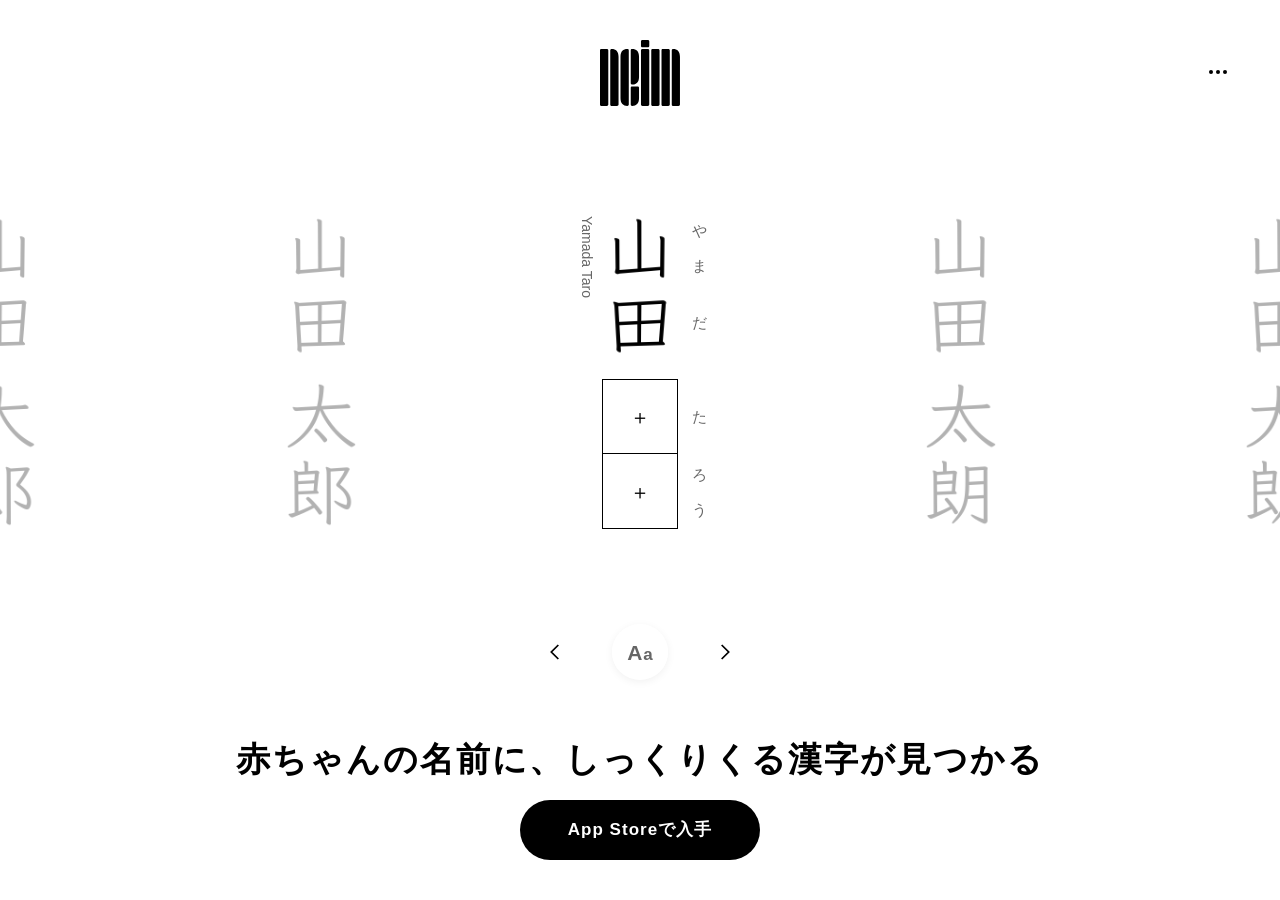
<file: index.html>
<!DOCTYPE html><html lang="ja"> <head><meta charset="utf-8"><meta name="viewport" content="width=device-width, initial-scale=1, viewport-fit=cover"><meta name="theme-color" content="#fff"><meta name="description" content="赤ちゃんの名前に、しっくりくる漢字が見つかるアプリ。用意されたよみに漢字を当てて、名前と背景が変わる体験を。自由な名付けはiPhoneアプリneimで。"><meta property="og:title" content="neim｜赤ちゃんの名前に、しっくりくる漢字が見つかるアプリ"><meta property="og:description" content="赤ちゃんの名前に、しっくりくる漢字が見つかるアプリ。用意されたよみに漢字を当てて、名前と背景が変わる体験を。自由な名付けはiPhoneアプリneimで。"><meta property="og:image" content="https://neim.swn.jp/ogp/neim-og-free-v2-20261020.png"><meta property="og:type" content="website"><meta property="og:url" content="https://neim.swn.jp/"><meta property="og:site_name" content="neim"><meta property="og:image:width" content="1200"><meta property="og:image:height" content="630"><meta property="og:image:alt" content="neim 赤ちゃんの名前がしっくりくるアプリ 完全無料"><meta name="twitter:card" content="summary_large_image"><meta name="twitter:title" content="neim｜赤ちゃんの名前に、しっくりくる漢字が見つかるアプリ"><meta name="twitter:description" content="赤ちゃんの名前に、しっくりくる漢字が見つかるアプリ。用意されたよみに漢字を当てて、名前と背景が変わる体験を。自由な名付けはiPhoneアプリneimで。"><meta name="twitter:image" content="https://neim.swn.jp/ogp/neim-og-free-v2-20261020.png"><link rel="icon" href="/icons/neim-black-favicon-32.png" type="image/png"><link rel="icon" href="/icons/neim.svg" type="image/svg+xml"><link rel="apple-touch-icon" href="/icons/neim-black-apple-touch-180.png"><link rel="canonical" href="https://neim.swn.jp/"><link rel="alternate" hreflang="ja" href="https://neim.swn.jp/"><link rel="alternate" hreflang="en" href="https://neim.swn.jp/en/"><link rel="alternate" hreflang="x-default" href="https://neim.swn.jp/"><title>neim｜赤ちゃんの名前に、しっくりくる漢字が見つかるアプリ</title><link rel="stylesheet" href="/_astro/Base._KjIJRC7.css"><link rel="stylesheet" href="/_astro/NameExperience.C_xCm4Sy.css"><style>html:has(.name-experience),body:has(.name-experience){height:var(--app-height);overflow:hidden}body:has(.name-experience){position:relative}.site-header{position:absolute;top:0;left:0;width:100%;z-index:5}
</style></head> <body> <header class="site-header" data-astro-cid-os773jta> <a class="brand" href="/" aria-label="neim ホーム" data-astro-cid-os773jta> <img src="/icons/neim.svg" alt="" width="809" height="662" data-astro-cid-os773jta> </a> <details class="site-menu" id="contact" data-site-menu data-astro-cid-os773jta> <summary aria-label="サイト情報" aria-controls="site-menu-links" data-astro-cid-os773jta><svg class="menu-icon" viewBox="0 0 24 24" width="24" height="24" aria-hidden="true" focusable="false" data-astro-cid-os773jta><circle cx="5" cy="12" r="2" data-astro-cid-os773jta></circle><circle cx="12" cy="12" r="2" data-astro-cid-os773jta></circle><circle cx="19" cy="12" r="2" data-astro-cid-os773jta></circle></svg></summary> <nav class="menu-links" id="site-menu-links" aria-label="サイト情報" data-astro-cid-os773jta> <a href="mailto:info@swn.jp?subject=neim" data-astro-cid-os773jta>お問い合わせ</a><a href="/privacy/" data-astro-cid-os773jta>プライバシーポリシー</a><a href="/terms/" data-astro-cid-os773jta>利用規約</a><a href="/guides/compare-kanji/" data-astro-cid-os773jta>よみから漢字を比べるガイド</a><a href="/en/" data-astro-cid-os773jta>English</a> </nav> </details> </header> <script type="module">const e=document.querySelector("[data-site-menu]");if(e){let i=function(){r++,n?.cancel(),a=!1,e.open=!0,l()||(n=s.animate([{opacity:0,transform:"translateY(-6px)"},{opacity:1,transform:"translateY(0)"}],{duration:160,easing:"cubic-bezier(.42,0,.58,1)"}))};const c=e.querySelector("summary"),s=e.querySelector(".menu-links"),l=()=>matchMedia("(prefers-reduced-motion: reduce)").matches;let r=0,n=null,a=!1;async function o(t=!1){if(!e.open||a)return;const u=++r;if(a=!0,n?.cancel(),l()||(n=s.animate([{opacity:1,transform:"translateY(0)"},{opacity:0,transform:"translateY(-6px)"}],{duration:160,easing:"cubic-bezier(.42,0,.58,1)",fill:"forwards"}),await n.finished.catch(()=>{})),u!==r)return;const f=t&&e.contains(document.activeElement);e.open=!1,n?.cancel(),n=null,a=!1,f&&c.focus({preventScroll:!0})}c.addEventListener("click",t=>{t.preventDefault(),e.open&&!a?o():i()}),document.addEventListener("pointerdown",t=>{e.contains(t.target)||o()}),document.addEventListener("keydown",t=>{t.key==="Escape"&&e.open&&(t.preventDefault(),o(!0))}),e.addEventListener("focusout",t=>{t.relatedTarget&&!e.contains(t.relatedTarget)&&o()});const d=()=>{location.hash==="#contact"&&i()};d(),window.addEventListener("hashchange",d)}</script>  <main id="main" data-astro-cid-vugpofcr> <section class="name-experience" aria-label="漢字を選んで、名前を考える体験" data-experience data-locale="ja" data-astro-cid-lfb2dq2u> <div class="color-layer" data-color-layer aria-hidden="true" data-astro-cid-lfb2dq2u></div> <div class="name-workspace" data-name-workspace role="group" aria-label="名前の表記と表示の操作" data-astro-cid-lfb2dq2u> <div class="name-stage" data-stage data-astro-cid-lfb2dq2u> <div class="name-column" data-astro-cid-lfb2dq2u> <span class="roman" data-roman aria-hidden="true" data-astro-cid-lfb2dq2u>YAMADA TARO</span> <div class="surname" aria-label="山田、やまだ" data-astro-cid-lfb2dq2u><span class="surname-character" data-surname="山" data-astro-cid-lfb2dq2u><span data-astro-cid-lfb2dq2u>山</span><small aria-hidden="true" data-astro-cid-lfb2dq2u>やま</small></span><span class="surname-character" data-surname="田" data-astro-cid-lfb2dq2u><span data-astro-cid-lfb2dq2u>田</span><small aria-hidden="true" data-astro-cid-lfb2dq2u>だ</small></span></div> <div class="given-name" data-slots data-astro-cid-lfb2dq2u></div> </div> </div> <div class="stage-tools" data-astro-cid-lfb2dq2u> <button type="button" class="name-arrow" data-prev-name aria-label="前の名前" data-astro-cid-lfb2dq2u><svg viewBox="0 0 24 24" aria-hidden="true" data-astro-cid-lfb2dq2u><path d="m14 6-6 6 6 6" data-astro-cid-lfb2dq2u></path></svg></button> <button type="button" class="font-trigger" data-open-font aria-haspopup="menu" aria-expanded="false" aria-controls="style-menu" aria-label="書体を切り替える" data-astro-cid-lfb2dq2u><span aria-hidden="true" data-astro-cid-lfb2dq2u>A<span class="small-a" data-astro-cid-lfb2dq2u>a</span></span></button> <button type="button" class="name-arrow" data-next-name aria-label="次の名前" data-astro-cid-lfb2dq2u><svg viewBox="0 0 24 24" aria-hidden="true" data-astro-cid-lfb2dq2u><path d="m10 6 6 6-6 6" data-astro-cid-lfb2dq2u></path></svg></button> </div> </div> <div class="hero-bottom" data-astro-cid-lfb2dq2u> <div class="hero-message" data-astro-cid-lfb2dq2u><h1 data-astro-cid-lfb2dq2u>赤ちゃんの名前に、しっくりくる漢字が見つかる</h1></div> <div class="download" data-astro-cid-lfb2dq2u><a class="download-button" href="https://apps.apple.com/jp/app/id6821588050" data-astro-cid-lfb2dq2u>App Storeで入手</a></div> </div> <p class="sr-only" role="status" aria-live="polite" data-status data-astro-cid-lfb2dq2u></p> <noscript><p class="no-script" data-astro-cid-lfb2dq2u>漢字を当てはめる体験にはJavaScriptを有効にしてください。neimはApp Storeからダウンロードできます。</p></noscript> <div class="candidate-sheet" data-picker popover="manual" role="dialog" aria-modal="false" aria-labelledby="picker-title" data-astro-cid-lfb2dq2u> <div class="sheet-handle" aria-hidden="true" data-astro-cid-lfb2dq2u></div> <div class="candidate-toolbar" data-astro-cid-lfb2dq2u><h2 id="picker-title" data-picker-title data-astro-cid-lfb2dq2u>「た」の漢字</h2><button type="button" data-close-picker aria-label="候補を閉じる" data-astro-cid-lfb2dq2u>×</button></div> <div class="candidate-content" data-astro-cid-lfb2dq2u><div class="split-editor" data-split-editor role="group" aria-label="読みの区切り方" data-astro-cid-lfb2dq2u></div><div class="candidate-list" data-candidates data-astro-cid-lfb2dq2u></div></div> </div> <dialog class="font-sheet" id="style-menu" data-font-dialog role="menu" aria-label="書体と背景" data-astro-cid-lfb2dq2u> <div role="group" aria-label="書体" data-astro-cid-lfb2dq2u> <button type="button" role="menuitemradio" data-font-choice="gothic" aria-checked="false" data-astro-cid-lfb2dq2u><span data-astro-cid-lfb2dq2u>ゴシック</span><svg viewBox="0 0 24 24" aria-hidden="true" data-astro-cid-lfb2dq2u><path d="m5 12 4 4L19 6" data-astro-cid-lfb2dq2u></path></svg></button> <button type="button" role="menuitemradio" data-font-choice="mincho" aria-checked="false" data-astro-cid-lfb2dq2u><span data-astro-cid-lfb2dq2u>明朝</span><svg viewBox="0 0 24 24" aria-hidden="true" data-astro-cid-lfb2dq2u><path d="m5 12 4 4L19 6" data-astro-cid-lfb2dq2u></path></svg></button> <button type="button" role="menuitemradio" data-font-choice="handwriting" aria-checked="true" data-astro-cid-lfb2dq2u><span data-astro-cid-lfb2dq2u>手書き</span><svg viewBox="0 0 24 24" aria-hidden="true" data-astro-cid-lfb2dq2u><path d="m5 12 4 4L19 6" data-astro-cid-lfb2dq2u></path></svg></button> </div> <div class="menu-divider" role="separator" data-astro-cid-lfb2dq2u></div> <label class="invert-option" data-astro-cid-lfb2dq2u><span aria-hidden="true" data-astro-cid-lfb2dq2u>名前と背景を反転</span><input type="checkbox" switch role="menuitemcheckbox" data-invert aria-label="名前と背景を反転" aria-checked="false" data-astro-cid-lfb2dq2u><svg viewBox="0 0 24 24" aria-hidden="true" data-astro-cid-lfb2dq2u><path d="m5 12 4 4L19 6" data-astro-cid-lfb2dq2u></path></svg></label> </dialog> </section> <script type="module" src="/_astro/NameExperience.astro_astro_type_script_index_0_lang.C_vcDVS_.js"></script> </main> <script type="application/ld+json">{"@context":"https://schema.org","@type":"MobileApplication","name":"neim","operatingSystem":"iOS 17.0 or later","applicationCategory":"LifestyleApplication","url":"https://neim.swn.jp/","downloadUrl":"https://apps.apple.com/jp/app/id6821588050","offers":{"@type":"Offer","price":"0","priceCurrency":"JPY"}}</script>   </body></html>
</file>
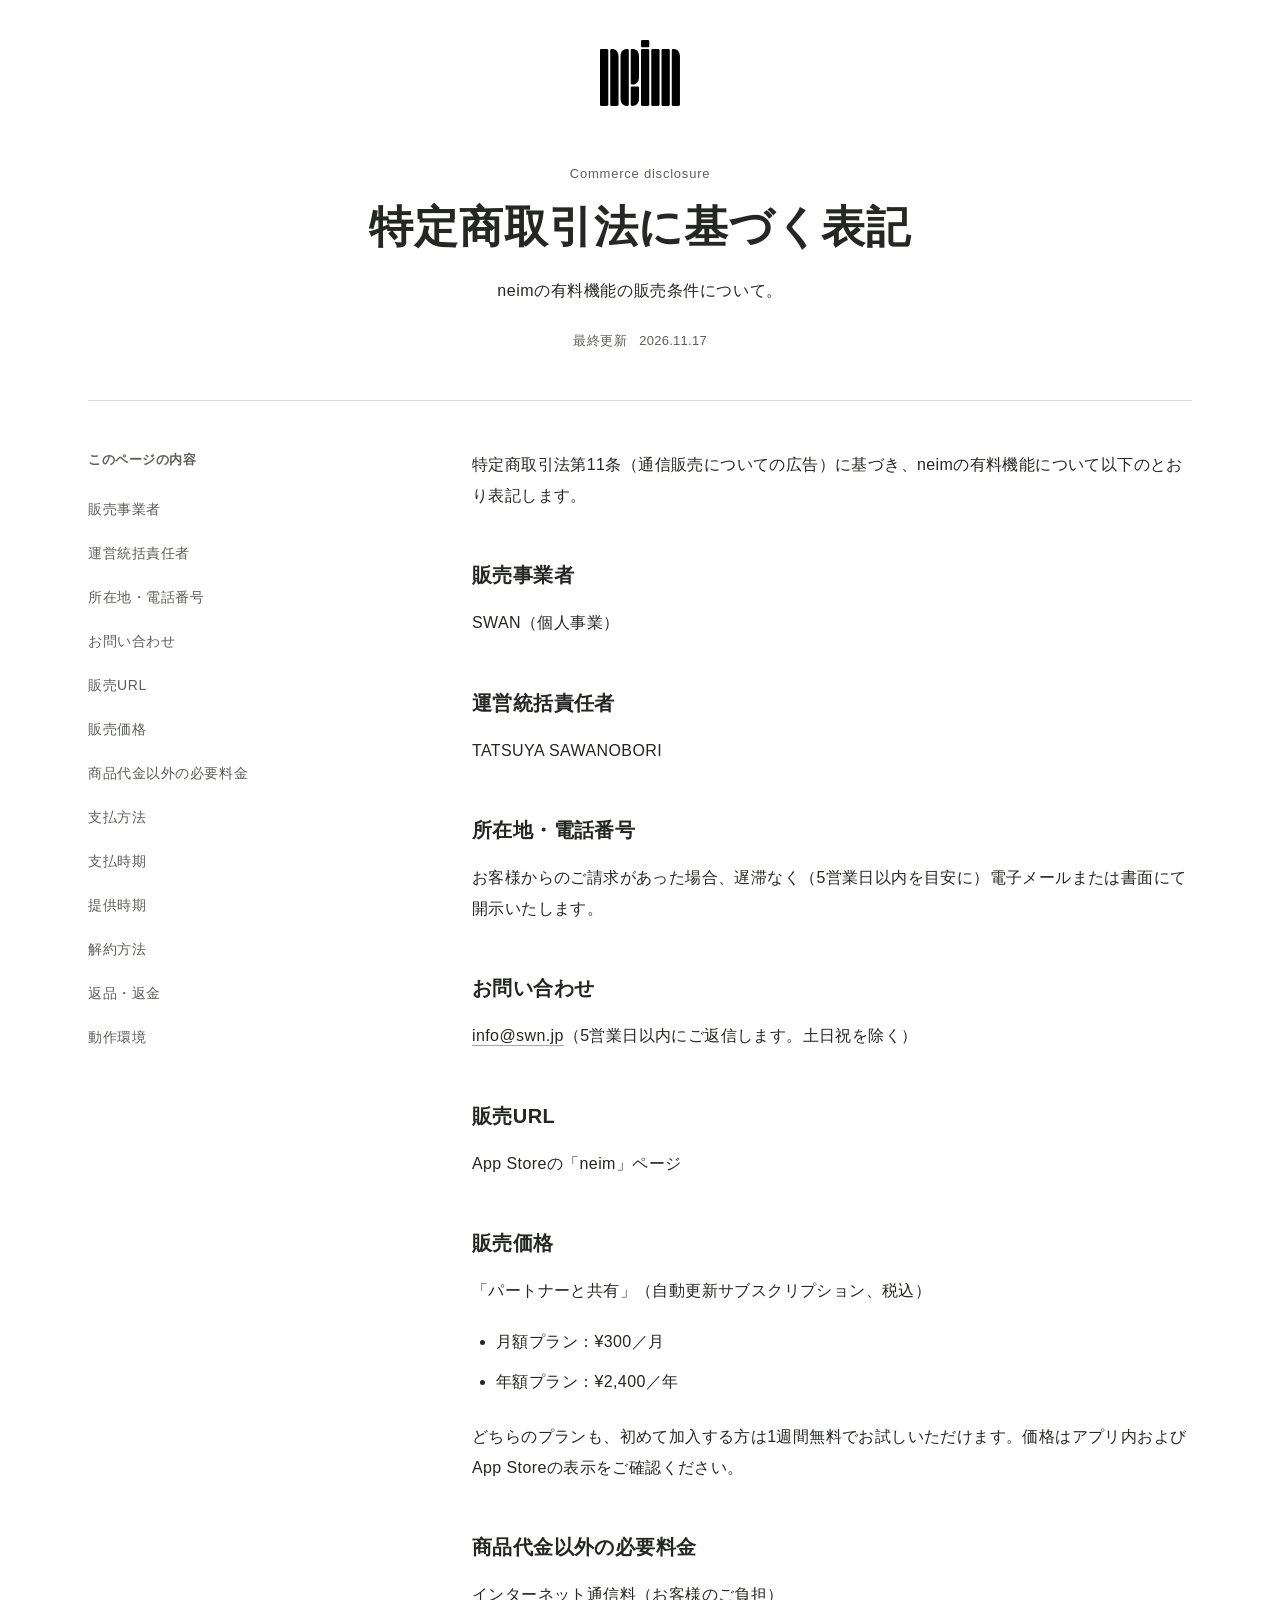
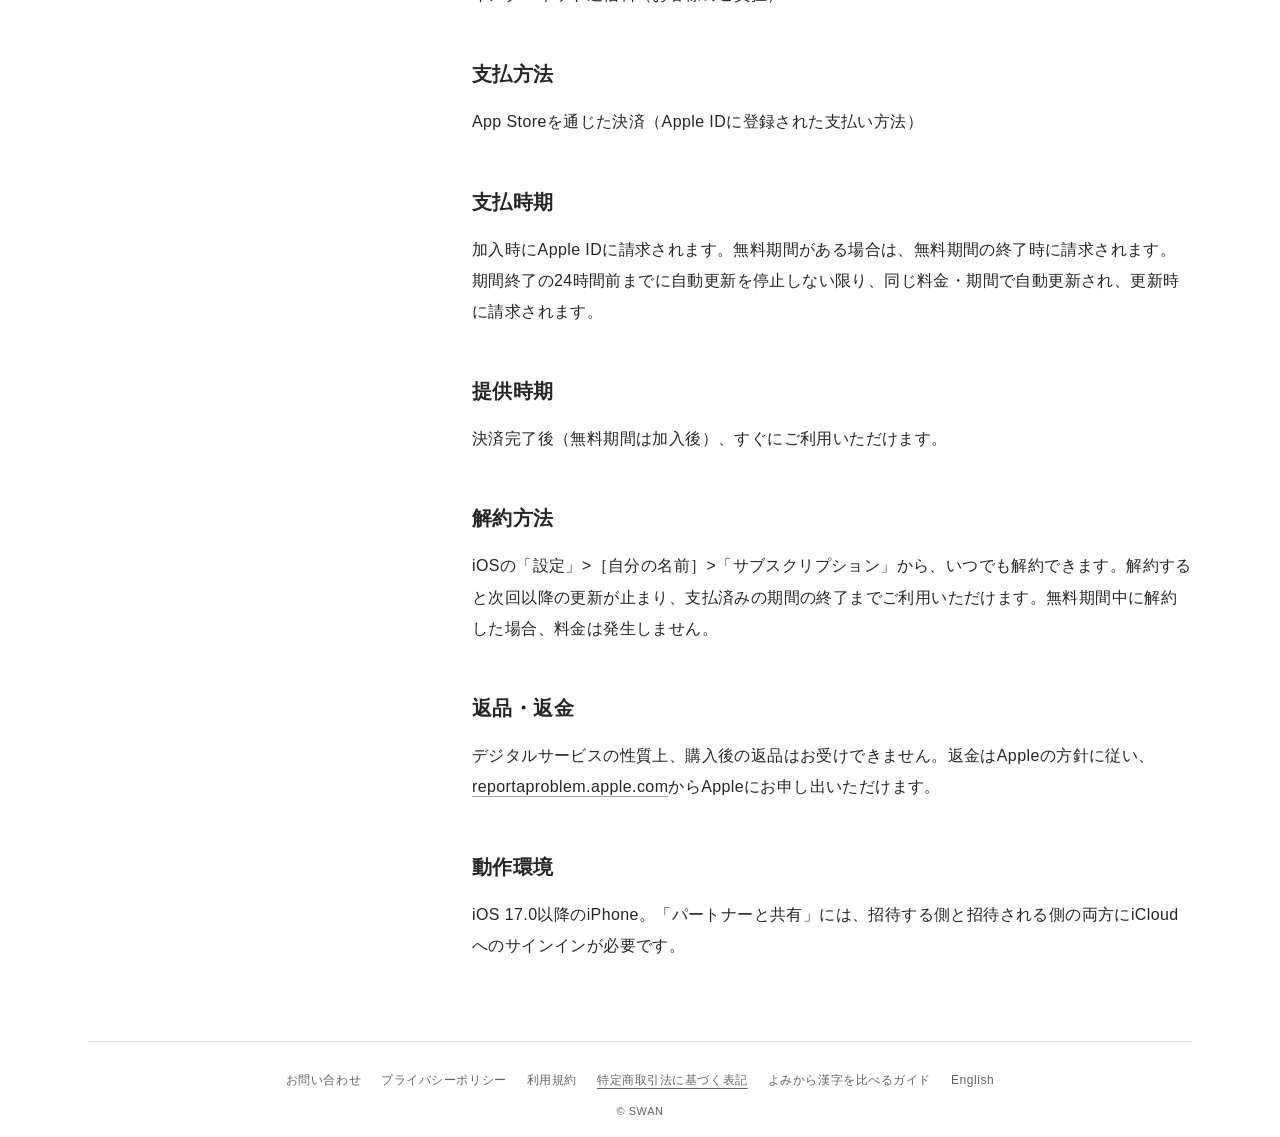
<file: commerce/index.html>
<!DOCTYPE html><html lang="ja"> <head><meta charset="utf-8"><meta name="viewport" content="width=device-width, initial-scale=1, viewport-fit=cover"><meta name="theme-color" content="#fff"><meta name="description" content="neimの有料機能の販売条件について。"><meta property="og:title" content="特定商取引法に基づく表記 ・ neim"><meta property="og:description" content="neimの有料機能の販売条件について。"><meta property="og:image" content="https://neim.swn.jp/ogp/neim-og-free-v2-20261020.png"><meta property="og:type" content="website"><meta property="og:url" content="https://neim.swn.jp/commerce/"><meta property="og:site_name" content="neim"><meta property="og:image:width" content="1200"><meta property="og:image:height" content="630"><meta property="og:image:alt" content="neim 赤ちゃんの名前がしっくりくるアプリ 完全無料"><meta name="twitter:card" content="summary_large_image"><meta name="twitter:title" content="特定商取引法に基づく表記 ・ neim"><meta name="twitter:description" content="neimの有料機能の販売条件について。"><meta name="twitter:image" content="https://neim.swn.jp/ogp/neim-og-free-v2-20261020.png"><link rel="icon" href="/icons/neim-black-favicon-32.png" type="image/png"><link rel="icon" href="/icons/neim.svg" type="image/svg+xml"><link rel="apple-touch-icon" href="/icons/neim-black-apple-touch-180.png"><link rel="canonical" href="https://neim.swn.jp/commerce/"><link rel="alternate" hreflang="ja" href="https://neim.swn.jp/commerce/"><link rel="alternate" hreflang="en" href="https://neim.swn.jp/en/commerce/"><link rel="alternate" hreflang="x-default" href="https://neim.swn.jp/commerce/"><title>特定商取引法に基づく表記 ・ neim</title><link rel="stylesheet" href="/_astro/Base._KjIJRC7.css"><link rel="stylesheet" href="/_astro/Legal.C8zB5rL5.css"></head> <body> <header class="site-header" data-astro-cid-os773jta> <a class="brand" href="/" aria-label="neim ホーム" data-astro-cid-os773jta> <img src="/icons/neim.svg" alt="" width="809" height="662" data-astro-cid-os773jta> </a>  </header> <script type="module">const e=document.querySelector("[data-site-menu]");if(e){let i=function(){r++,n?.cancel(),a=!1,e.open=!0,l()||(n=s.animate([{opacity:0,transform:"translateY(-6px)"},{opacity:1,transform:"translateY(0)"}],{duration:160,easing:"cubic-bezier(.42,0,.58,1)"}))};const c=e.querySelector("summary"),s=e.querySelector(".menu-links"),l=()=>matchMedia("(prefers-reduced-motion: reduce)").matches;let r=0,n=null,a=!1;async function o(t=!1){if(!e.open||a)return;const u=++r;if(a=!0,n?.cancel(),l()||(n=s.animate([{opacity:1,transform:"translateY(0)"},{opacity:0,transform:"translateY(-6px)"}],{duration:160,easing:"cubic-bezier(.42,0,.58,1)",fill:"forwards"}),await n.finished.catch(()=>{})),u!==r)return;const f=t&&e.contains(document.activeElement);e.open=!1,n?.cancel(),n=null,a=!1,f&&c.focus({preventScroll:!0})}c.addEventListener("click",t=>{t.preventDefault(),e.open&&!a?o():i()}),document.addEventListener("pointerdown",t=>{e.contains(t.target)||o()}),document.addEventListener("keydown",t=>{t.key==="Escape"&&e.open&&(t.preventDefault(),o(!0))}),e.addEventListener("focusout",t=>{t.relatedTarget&&!e.contains(t.relatedTarget)&&o()});const d=()=>{location.hash==="#contact"&&i()};d(),window.addEventListener("hashchange",d)}</script>  <main class="document-page" id="page-top" data-astro-cid-sxdiwdj4> <header class="document-heading" data-astro-cid-sxdiwdj4> <p class="page-label" lang="en" data-astro-cid-sxdiwdj4>Commerce disclosure</p> <h1 data-astro-cid-sxdiwdj4>特定商取引法に基づく表記</h1> <p class="document-description" data-astro-cid-sxdiwdj4>neimの有料機能の販売条件について。</p> <p class="document-date" data-astro-cid-sxdiwdj4>最終更新 <time datetime="2026-11-17" data-astro-cid-sxdiwdj4>2026.11.17</time></p> </header> <div class="document-layout" data-astro-cid-sxdiwdj4> <aside class="desktop-index" data-astro-cid-sxdiwdj4> <nav aria-label="このページの目次" data-astro-cid-sxdiwdj4> <p class="index-label" data-astro-cid-sxdiwdj4>このページの内容</p> <ol data-astro-cid-sxdiwdj4><li data-astro-cid-sxdiwdj4><a href="#section-1" data-astro-cid-sxdiwdj4>販売事業者</a></li><li data-astro-cid-sxdiwdj4><a href="#section-2" data-astro-cid-sxdiwdj4>運営統括責任者</a></li><li data-astro-cid-sxdiwdj4><a href="#section-3" data-astro-cid-sxdiwdj4>所在地・電話番号</a></li><li data-astro-cid-sxdiwdj4><a href="#section-4" data-astro-cid-sxdiwdj4>お問い合わせ</a></li><li data-astro-cid-sxdiwdj4><a href="#section-5" data-astro-cid-sxdiwdj4>販売URL</a></li><li data-astro-cid-sxdiwdj4><a href="#section-6" data-astro-cid-sxdiwdj4>販売価格</a></li><li data-astro-cid-sxdiwdj4><a href="#section-7" data-astro-cid-sxdiwdj4>商品代金以外の必要料金</a></li><li data-astro-cid-sxdiwdj4><a href="#section-8" data-astro-cid-sxdiwdj4>支払方法</a></li><li data-astro-cid-sxdiwdj4><a href="#section-9" data-astro-cid-sxdiwdj4>支払時期</a></li><li data-astro-cid-sxdiwdj4><a href="#section-10" data-astro-cid-sxdiwdj4>提供時期</a></li><li data-astro-cid-sxdiwdj4><a href="#section-11" data-astro-cid-sxdiwdj4>解約方法</a></li><li data-astro-cid-sxdiwdj4><a href="#section-12" data-astro-cid-sxdiwdj4>返品・返金</a></li><li data-astro-cid-sxdiwdj4><a href="#section-13" data-astro-cid-sxdiwdj4>動作環境</a></li></ol> </nav> </aside> <div class="document-reading" data-astro-cid-sxdiwdj4> <details class="mobile-index" data-astro-cid-sxdiwdj4> <summary data-astro-cid-sxdiwdj4>このページの内容<span aria-hidden="true" data-astro-cid-sxdiwdj4>＋</span></summary> <nav aria-label="このページの目次" data-astro-cid-sxdiwdj4><ol data-astro-cid-sxdiwdj4><li data-astro-cid-sxdiwdj4><a href="#section-1" data-astro-cid-sxdiwdj4>販売事業者</a></li><li data-astro-cid-sxdiwdj4><a href="#section-2" data-astro-cid-sxdiwdj4>運営統括責任者</a></li><li data-astro-cid-sxdiwdj4><a href="#section-3" data-astro-cid-sxdiwdj4>所在地・電話番号</a></li><li data-astro-cid-sxdiwdj4><a href="#section-4" data-astro-cid-sxdiwdj4>お問い合わせ</a></li><li data-astro-cid-sxdiwdj4><a href="#section-5" data-astro-cid-sxdiwdj4>販売URL</a></li><li data-astro-cid-sxdiwdj4><a href="#section-6" data-astro-cid-sxdiwdj4>販売価格</a></li><li data-astro-cid-sxdiwdj4><a href="#section-7" data-astro-cid-sxdiwdj4>商品代金以外の必要料金</a></li><li data-astro-cid-sxdiwdj4><a href="#section-8" data-astro-cid-sxdiwdj4>支払方法</a></li><li data-astro-cid-sxdiwdj4><a href="#section-9" data-astro-cid-sxdiwdj4>支払時期</a></li><li data-astro-cid-sxdiwdj4><a href="#section-10" data-astro-cid-sxdiwdj4>提供時期</a></li><li data-astro-cid-sxdiwdj4><a href="#section-11" data-astro-cid-sxdiwdj4>解約方法</a></li><li data-astro-cid-sxdiwdj4><a href="#section-12" data-astro-cid-sxdiwdj4>返品・返金</a></li><li data-astro-cid-sxdiwdj4><a href="#section-13" data-astro-cid-sxdiwdj4>動作環境</a></li></ol></nav> </details> <article class="document-content" aria-label="特定商取引法に基づく表記" data-astro-cid-sxdiwdj4> <p>特定商取引法第11条（通信販売についての広告）に基づき、neimの有料機能について以下のとおり表記します。</p> <h2 id="section-1">販売事業者</h2> <p>SWAN（個人事業）</p> <h2 id="section-2">運営統括責任者</h2> <p>TATSUYA SAWANOBORI</p> <h2 id="section-3">所在地・電話番号</h2> <p>お客様からのご請求があった場合、遅滞なく（5営業日以内を目安に）電子メールまたは書面にて開示いたします。</p> <h2 id="section-4">お問い合わせ</h2> <p><a href="mailto:info@swn.jp?subject=neim">info@swn.jp</a>（5営業日以内にご返信します。土日祝を除く）</p> <h2 id="section-5">販売URL</h2> <p>App Storeの「neim」ページ</p> <h2 id="section-6">販売価格</h2> <p>「パートナーと共有」（自動更新サブスクリプション、税込）</p> <ul> <li>月額プラン：¥300／月</li> <li>年額プラン：¥2,400／年</li> </ul> <p>どちらのプランも、初めて加入する方は1週間無料でお試しいただけます。価格はアプリ内およびApp Storeの表示をご確認ください。</p> <h2 id="section-7">商品代金以外の必要料金</h2> <p>インターネット通信料（お客様のご負担）</p> <h2 id="section-8">支払方法</h2> <p>App Storeを通じた決済（Apple IDに登録された支払い方法）</p> <h2 id="section-9">支払時期</h2> <p>加入時にApple IDに請求されます。無料期間がある場合は、無料期間の終了時に請求されます。期間終了の24時間前までに自動更新を停止しない限り、同じ料金・期間で自動更新され、更新時に請求されます。</p> <h2 id="section-10">提供時期</h2> <p>決済完了後（無料期間は加入後）、すぐにご利用いただけます。</p> <h2 id="section-11">解約方法</h2> <p>iOSの「設定」>［自分の名前］>「サブスクリプション」から、いつでも解約できます。解約すると次回以降の更新が止まり、支払済みの期間の終了までご利用いただけます。無料期間中に解約した場合、料金は発生しません。</p> <h2 id="section-12">返品・返金</h2> <p>デジタルサービスの性質上、購入後の返品はお受けできません。返金はAppleの方針に従い、<a href="https://reportaproblem.apple.com">reportaproblem.apple.com</a>からAppleにお申し出いただけます。</p> <h2 id="section-13">動作環境</h2> <p>iOS 17.0以降のiPhone。「パートナーと共有」には、招待する側と招待される側の両方にiCloudへのサインインが必要です。</p> </article> </div> </div> </main>  <footer class="site-footer" data-astro-cid-3jjl35kl><nav aria-label="サイト情報" data-astro-cid-3jjl35kl><a id="contact" href="mailto:info@swn.jp?subject=neim" data-astro-cid-3jjl35kl>お問い合わせ</a><a href="/privacy/" data-astro-cid-3jjl35kl>プライバシーポリシー</a><a href="/terms/" data-astro-cid-3jjl35kl>利用規約</a><a href="/commerce/" aria-current="page" data-astro-cid-3jjl35kl>特定商取引法に基づく表記</a><a href="/guides/compare-kanji/" data-astro-cid-3jjl35kl>よみから漢字を比べるガイド</a><a href="/en/commerce/" data-astro-cid-3jjl35kl>English</a></nav><p data-astro-cid-3jjl35kl>© SWAN</p></footer> </body></html>
</file>
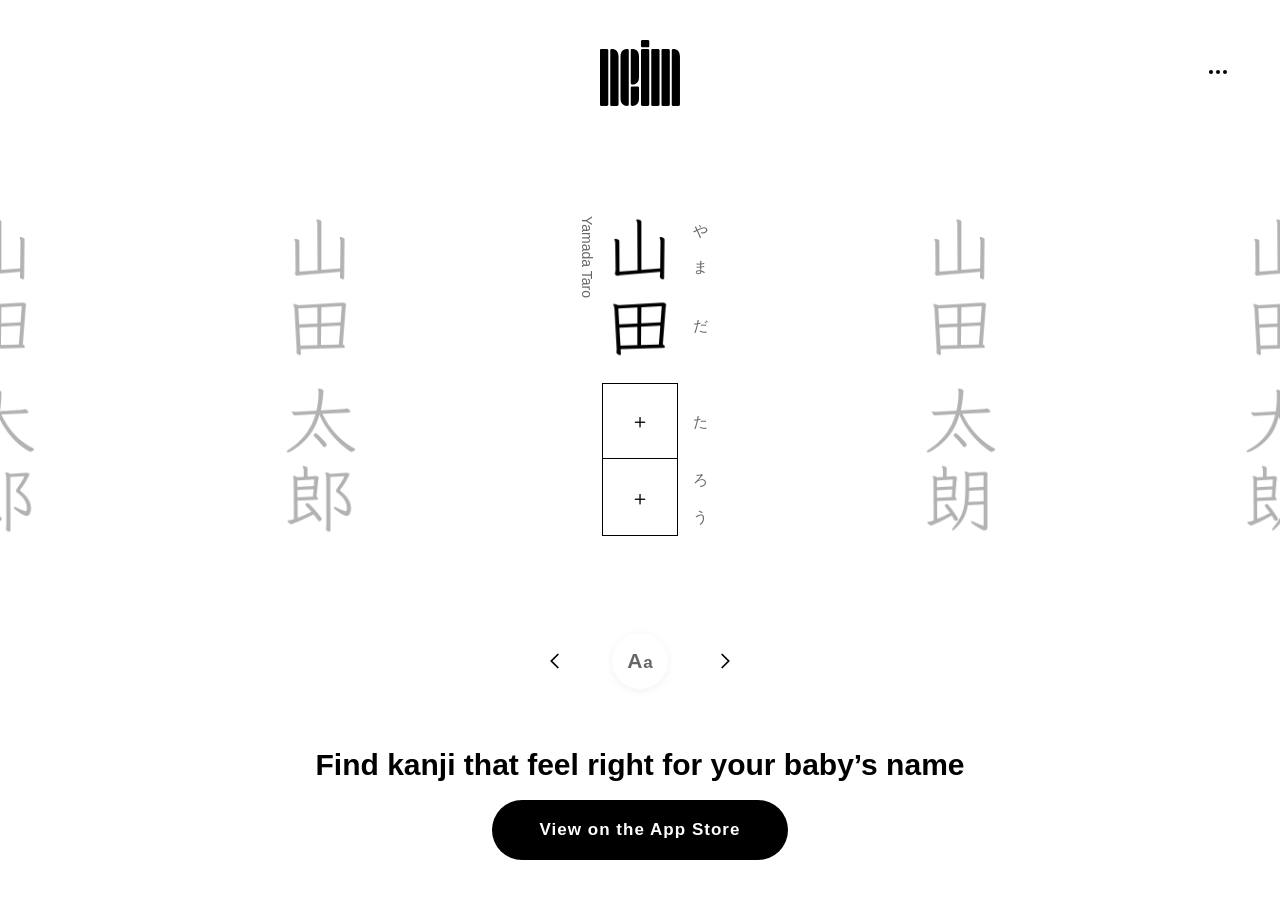
<file: en/index.html>
<!DOCTYPE html><html lang="en"> <head><meta charset="utf-8"><meta name="viewport" content="width=device-width, initial-scale=1, viewport-fit=cover"><meta name="theme-color" content="#fff"><meta name="description" content="Compare kanji for a chosen Japanese reading, alongside a surname. Try the sample name here and use neim on iPhone for your own ideas. The app’s main interface is in Japanese."><meta property="og:title" content="neim | Explore kanji for your baby’s Japanese name"><meta property="og:description" content="Compare kanji for a chosen Japanese reading, alongside a surname. Try the sample name here and use neim on iPhone for your own ideas. The app’s main interface is in Japanese."><meta property="og:image" content="https://neim.swn.jp/ogp/neim-og-free-v2-20261020.png"><meta property="og:type" content="website"><meta property="og:url" content="https://neim.swn.jp/en/"><meta property="og:site_name" content="neim"><meta property="og:image:width" content="1200"><meta property="og:image:height" content="630"><meta property="og:image:alt" content="neim — Japanese artwork: a free baby-name app"><meta name="twitter:card" content="summary_large_image"><meta name="twitter:title" content="neim | Explore kanji for your baby’s Japanese name"><meta name="twitter:description" content="Compare kanji for a chosen Japanese reading, alongside a surname. Try the sample name here and use neim on iPhone for your own ideas. The app’s main interface is in Japanese."><meta name="twitter:image" content="https://neim.swn.jp/ogp/neim-og-free-v2-20261020.png"><link rel="icon" href="/icons/neim-black-favicon-32.png" type="image/png"><link rel="icon" href="/icons/neim.svg" type="image/svg+xml"><link rel="apple-touch-icon" href="/icons/neim-black-apple-touch-180.png"><link rel="canonical" href="https://neim.swn.jp/en/"><link rel="alternate" hreflang="ja" href="https://neim.swn.jp/"><link rel="alternate" hreflang="en" href="https://neim.swn.jp/en/"><link rel="alternate" hreflang="x-default" href="https://neim.swn.jp/"><title>neim | Explore kanji for your baby’s Japanese name</title><link rel="stylesheet" href="/_astro/Base._KjIJRC7.css"><link rel="stylesheet" href="/_astro/NameExperience.C_xCm4Sy.css"><style>html:has(.name-experience),body:has(.name-experience){height:var(--app-height);overflow:hidden}body:has(.name-experience){position:relative}.site-header{position:absolute;top:0;left:0;width:100%;z-index:5}
</style></head> <body> <header class="site-header" data-astro-cid-os773jta> <a class="brand" href="/en/" aria-label="neim home" data-astro-cid-os773jta> <img src="/icons/neim.svg" alt="" width="809" height="662" data-astro-cid-os773jta> </a> <details class="site-menu" id="contact" data-site-menu data-astro-cid-os773jta> <summary aria-label="Site information" aria-controls="site-menu-links" data-astro-cid-os773jta><svg class="menu-icon" viewBox="0 0 24 24" width="24" height="24" aria-hidden="true" focusable="false" data-astro-cid-os773jta><circle cx="5" cy="12" r="2" data-astro-cid-os773jta></circle><circle cx="12" cy="12" r="2" data-astro-cid-os773jta></circle><circle cx="19" cy="12" r="2" data-astro-cid-os773jta></circle></svg></summary> <nav class="menu-links" id="site-menu-links" aria-label="Site information" data-astro-cid-os773jta> <a href="mailto:info@swn.jp?subject=neim" data-astro-cid-os773jta>Contact</a><a href="/en/privacy/" data-astro-cid-os773jta>Privacy policy</a><a href="/en/terms/" data-astro-cid-os773jta>Terms of use</a><a href="/en/guides/compare-kanji/" data-astro-cid-os773jta>Kanji comparison guide</a><a href="/" data-astro-cid-os773jta>日本語</a> </nav> </details> </header> <script type="module">const e=document.querySelector("[data-site-menu]");if(e){let i=function(){r++,n?.cancel(),a=!1,e.open=!0,l()||(n=s.animate([{opacity:0,transform:"translateY(-6px)"},{opacity:1,transform:"translateY(0)"}],{duration:160,easing:"cubic-bezier(.42,0,.58,1)"}))};const c=e.querySelector("summary"),s=e.querySelector(".menu-links"),l=()=>matchMedia("(prefers-reduced-motion: reduce)").matches;let r=0,n=null,a=!1;async function o(t=!1){if(!e.open||a)return;const u=++r;if(a=!0,n?.cancel(),l()||(n=s.animate([{opacity:1,transform:"translateY(0)"},{opacity:0,transform:"translateY(-6px)"}],{duration:160,easing:"cubic-bezier(.42,0,.58,1)",fill:"forwards"}),await n.finished.catch(()=>{})),u!==r)return;const f=t&&e.contains(document.activeElement);e.open=!1,n?.cancel(),n=null,a=!1,f&&c.focus({preventScroll:!0})}c.addEventListener("click",t=>{t.preventDefault(),e.open&&!a?o():i()}),document.addEventListener("pointerdown",t=>{e.contains(t.target)||o()}),document.addEventListener("keydown",t=>{t.key==="Escape"&&e.open&&(t.preventDefault(),o(!0))}),e.addEventListener("focusout",t=>{t.relatedTarget&&!e.contains(t.relatedTarget)&&o()});const d=()=>{location.hash==="#contact"&&i()};d(),window.addEventListener("hashchange",d)}</script>  <main id="main" data-astro-cid-4dhx5vqc> <section class="name-experience" aria-label="Explore kanji for a Japanese name" data-experience data-locale="en" data-astro-cid-lfb2dq2u> <div class="color-layer" data-color-layer aria-hidden="true" data-astro-cid-lfb2dq2u></div> <div class="name-workspace" data-name-workspace role="group" aria-label="Name and display controls" data-astro-cid-lfb2dq2u> <div class="name-stage" data-stage data-astro-cid-lfb2dq2u> <div class="name-column" data-astro-cid-lfb2dq2u> <span class="roman" data-roman aria-hidden="true" data-astro-cid-lfb2dq2u>YAMADA TARO</span> <div class="surname" aria-label="Yamada, 山田" data-astro-cid-lfb2dq2u><span class="surname-character" data-surname="山" data-astro-cid-lfb2dq2u><span data-astro-cid-lfb2dq2u>山</span><small aria-hidden="true" data-astro-cid-lfb2dq2u>やま</small></span><span class="surname-character" data-surname="田" data-astro-cid-lfb2dq2u><span data-astro-cid-lfb2dq2u>田</span><small aria-hidden="true" data-astro-cid-lfb2dq2u>だ</small></span></div> <div class="given-name" data-slots data-astro-cid-lfb2dq2u></div> </div> </div> <div class="stage-tools" data-astro-cid-lfb2dq2u> <button type="button" class="name-arrow" data-prev-name aria-label="Previous name" data-astro-cid-lfb2dq2u><svg viewBox="0 0 24 24" aria-hidden="true" data-astro-cid-lfb2dq2u><path d="m14 6-6 6 6 6" data-astro-cid-lfb2dq2u></path></svg></button> <button type="button" class="font-trigger" data-open-font aria-haspopup="menu" aria-expanded="false" aria-controls="style-menu" aria-label="Change typeface" data-astro-cid-lfb2dq2u><span aria-hidden="true" data-astro-cid-lfb2dq2u>A<span class="small-a" data-astro-cid-lfb2dq2u>a</span></span></button> <button type="button" class="name-arrow" data-next-name aria-label="Next name" data-astro-cid-lfb2dq2u><svg viewBox="0 0 24 24" aria-hidden="true" data-astro-cid-lfb2dq2u><path d="m10 6 6 6-6 6" data-astro-cid-lfb2dq2u></path></svg></button> </div> </div> <div class="hero-bottom" data-astro-cid-lfb2dq2u> <div class="hero-message" data-astro-cid-lfb2dq2u><h1 data-astro-cid-lfb2dq2u>Find kanji that feel right for your baby’s name</h1></div> <div class="download" data-astro-cid-lfb2dq2u><a class="download-button" href="https://apps.apple.com/jp/app/id6821588050" data-astro-cid-lfb2dq2u>View on the App Store</a></div> </div> <p class="sr-only" role="status" aria-live="polite" data-status data-astro-cid-lfb2dq2u></p> <noscript><p class="no-script" data-astro-cid-lfb2dq2u>Enable JavaScript to try choosing kanji. You can view neim on the App Store.</p></noscript> <div class="candidate-sheet" data-picker popover="manual" role="dialog" aria-modal="false" aria-labelledby="picker-title" data-astro-cid-lfb2dq2u> <div class="sheet-handle" aria-hidden="true" data-astro-cid-lfb2dq2u></div> <div class="candidate-toolbar" data-astro-cid-lfb2dq2u><h2 id="picker-title" data-picker-title data-astro-cid-lfb2dq2u>Kanji for た</h2><button type="button" data-close-picker aria-label="Close suggestions" data-astro-cid-lfb2dq2u>×</button></div> <div class="candidate-content" data-astro-cid-lfb2dq2u><div class="split-editor" data-split-editor role="group" aria-label="Reading segments" data-astro-cid-lfb2dq2u></div><div class="candidate-list" data-candidates data-astro-cid-lfb2dq2u></div></div> </div> <dialog class="font-sheet" id="style-menu" data-font-dialog role="menu" aria-label="Typeface and background" data-astro-cid-lfb2dq2u> <div role="group" aria-label="Typeface" data-astro-cid-lfb2dq2u> <button type="button" role="menuitemradio" data-font-choice="gothic" aria-checked="false" data-astro-cid-lfb2dq2u><span data-astro-cid-lfb2dq2u>Gothic</span><svg viewBox="0 0 24 24" aria-hidden="true" data-astro-cid-lfb2dq2u><path d="m5 12 4 4L19 6" data-astro-cid-lfb2dq2u></path></svg></button> <button type="button" role="menuitemradio" data-font-choice="mincho" aria-checked="false" data-astro-cid-lfb2dq2u><span data-astro-cid-lfb2dq2u>Mincho</span><svg viewBox="0 0 24 24" aria-hidden="true" data-astro-cid-lfb2dq2u><path d="m5 12 4 4L19 6" data-astro-cid-lfb2dq2u></path></svg></button> <button type="button" role="menuitemradio" data-font-choice="handwriting" aria-checked="true" data-astro-cid-lfb2dq2u><span data-astro-cid-lfb2dq2u>Handwriting</span><svg viewBox="0 0 24 24" aria-hidden="true" data-astro-cid-lfb2dq2u><path d="m5 12 4 4L19 6" data-astro-cid-lfb2dq2u></path></svg></button> </div> <div class="menu-divider" role="separator" data-astro-cid-lfb2dq2u></div> <label class="invert-option" data-astro-cid-lfb2dq2u><span aria-hidden="true" data-astro-cid-lfb2dq2u>Invert name and background</span><input type="checkbox" switch role="menuitemcheckbox" data-invert aria-label="Invert name and background" aria-checked="false" data-astro-cid-lfb2dq2u><svg viewBox="0 0 24 24" aria-hidden="true" data-astro-cid-lfb2dq2u><path d="m5 12 4 4L19 6" data-astro-cid-lfb2dq2u></path></svg></label> </dialog> </section> <script type="module" src="/_astro/NameExperience.astro_astro_type_script_index_0_lang.C_vcDVS_.js"></script> </main> <script type="application/ld+json">{"@context":"https://schema.org","@type":"MobileApplication","name":"neim","operatingSystem":"iOS 17.0 or later","applicationCategory":"LifestyleApplication","url":"https://neim.swn.jp/en/","inLanguage":"en","downloadUrl":"https://apps.apple.com/jp/app/id6821588050","offers":{"@type":"Offer","price":"0","priceCurrency":"JPY"}}</script>   </body></html>
</file>
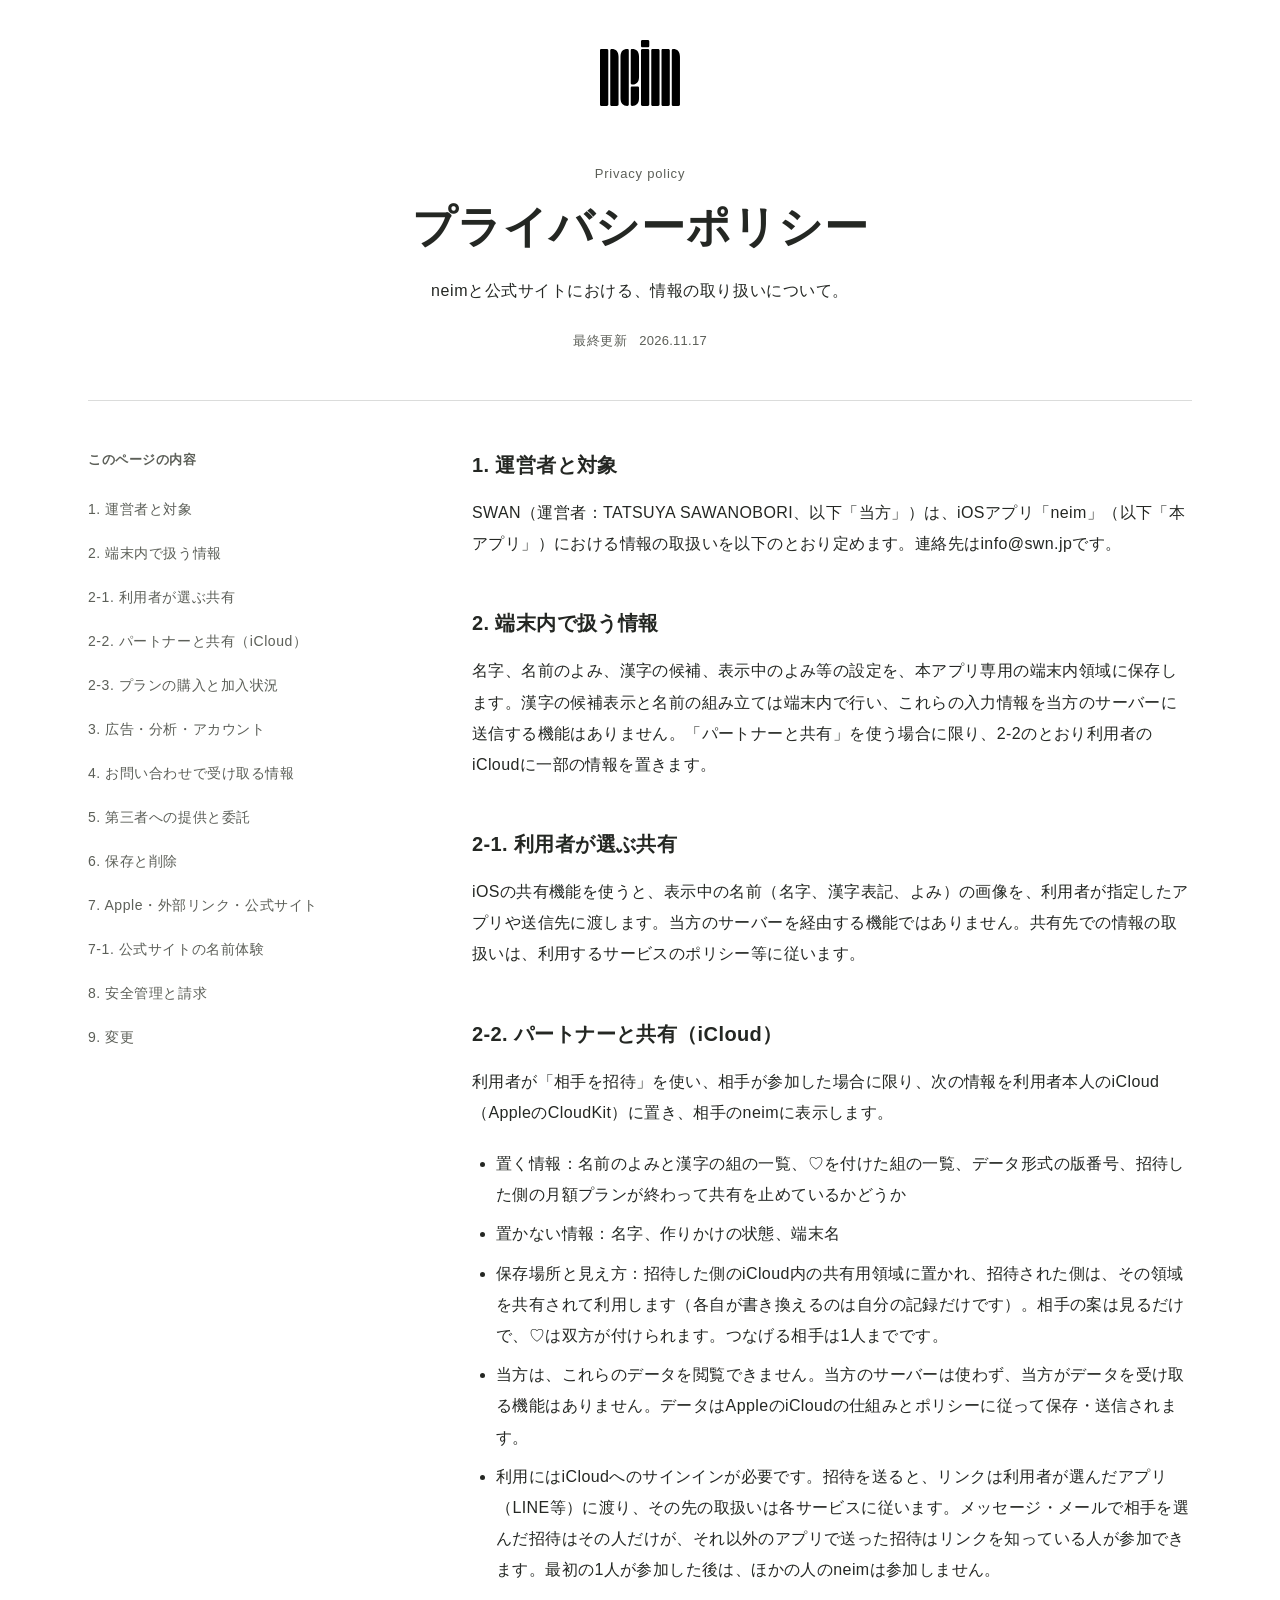
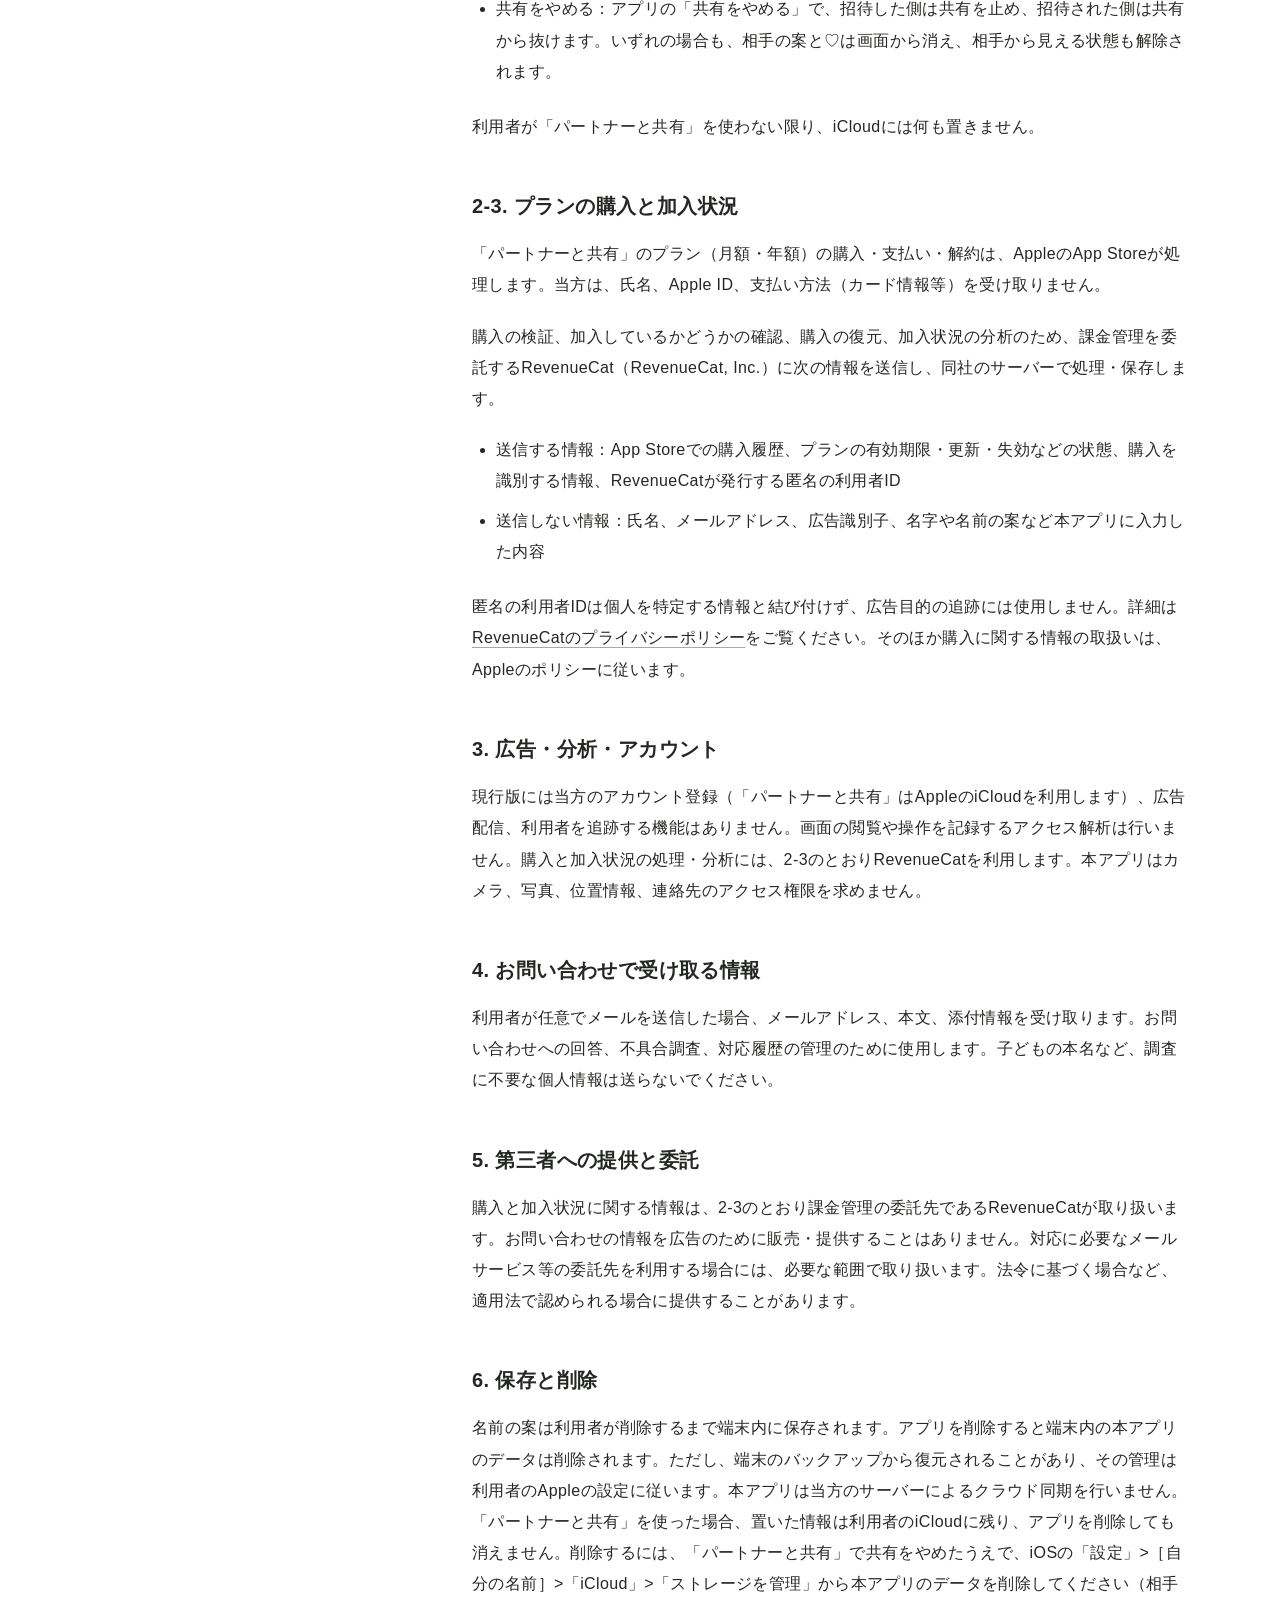
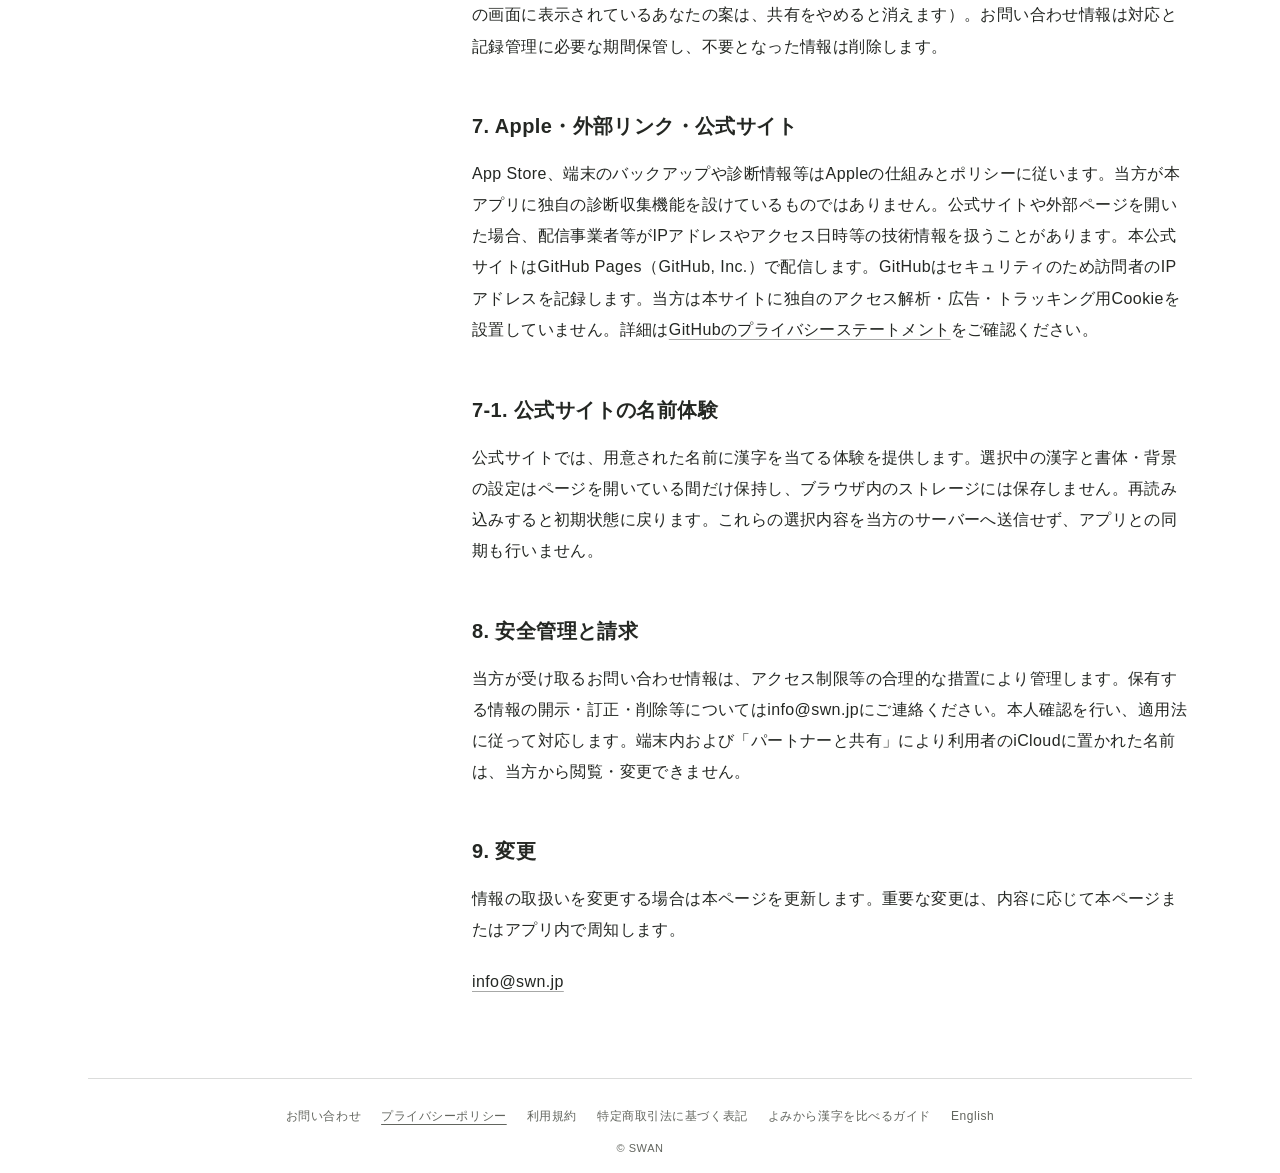
<file: privacy/index.html>
<!DOCTYPE html><html lang="ja"> <head><meta charset="utf-8"><meta name="viewport" content="width=device-width, initial-scale=1, viewport-fit=cover"><meta name="theme-color" content="#fff"><meta name="description" content="neimと公式サイトにおける、情報の取り扱いについて。"><meta property="og:title" content="プライバシーポリシー ・ neim"><meta property="og:description" content="neimと公式サイトにおける、情報の取り扱いについて。"><meta property="og:image" content="https://neim.swn.jp/ogp/neim-og-free-v2-20261020.png"><meta property="og:type" content="website"><meta property="og:url" content="https://neim.swn.jp/privacy/"><meta property="og:site_name" content="neim"><meta property="og:image:width" content="1200"><meta property="og:image:height" content="630"><meta property="og:image:alt" content="neim 赤ちゃんの名前がしっくりくるアプリ 完全無料"><meta name="twitter:card" content="summary_large_image"><meta name="twitter:title" content="プライバシーポリシー ・ neim"><meta name="twitter:description" content="neimと公式サイトにおける、情報の取り扱いについて。"><meta name="twitter:image" content="https://neim.swn.jp/ogp/neim-og-free-v2-20261020.png"><link rel="icon" href="/icons/neim-black-favicon-32.png" type="image/png"><link rel="icon" href="/icons/neim.svg" type="image/svg+xml"><link rel="apple-touch-icon" href="/icons/neim-black-apple-touch-180.png"><link rel="canonical" href="https://neim.swn.jp/privacy/"><link rel="alternate" hreflang="ja" href="https://neim.swn.jp/privacy/"><link rel="alternate" hreflang="en" href="https://neim.swn.jp/en/privacy/"><link rel="alternate" hreflang="x-default" href="https://neim.swn.jp/privacy/"><title>プライバシーポリシー ・ neim</title><link rel="stylesheet" href="/_astro/Base._KjIJRC7.css"><link rel="stylesheet" href="/_astro/Legal.C8zB5rL5.css"></head> <body> <header class="site-header" data-astro-cid-os773jta> <a class="brand" href="/" aria-label="neim ホーム" data-astro-cid-os773jta> <img src="/icons/neim.svg" alt="" width="809" height="662" data-astro-cid-os773jta> </a>  </header> <script type="module">const e=document.querySelector("[data-site-menu]");if(e){let i=function(){r++,n?.cancel(),a=!1,e.open=!0,l()||(n=s.animate([{opacity:0,transform:"translateY(-6px)"},{opacity:1,transform:"translateY(0)"}],{duration:160,easing:"cubic-bezier(.42,0,.58,1)"}))};const c=e.querySelector("summary"),s=e.querySelector(".menu-links"),l=()=>matchMedia("(prefers-reduced-motion: reduce)").matches;let r=0,n=null,a=!1;async function o(t=!1){if(!e.open||a)return;const u=++r;if(a=!0,n?.cancel(),l()||(n=s.animate([{opacity:1,transform:"translateY(0)"},{opacity:0,transform:"translateY(-6px)"}],{duration:160,easing:"cubic-bezier(.42,0,.58,1)",fill:"forwards"}),await n.finished.catch(()=>{})),u!==r)return;const f=t&&e.contains(document.activeElement);e.open=!1,n?.cancel(),n=null,a=!1,f&&c.focus({preventScroll:!0})}c.addEventListener("click",t=>{t.preventDefault(),e.open&&!a?o():i()}),document.addEventListener("pointerdown",t=>{e.contains(t.target)||o()}),document.addEventListener("keydown",t=>{t.key==="Escape"&&e.open&&(t.preventDefault(),o(!0))}),e.addEventListener("focusout",t=>{t.relatedTarget&&!e.contains(t.relatedTarget)&&o()});const d=()=>{location.hash==="#contact"&&i()};d(),window.addEventListener("hashchange",d)}</script>  <main class="document-page" id="page-top" data-astro-cid-sxdiwdj4> <header class="document-heading" data-astro-cid-sxdiwdj4> <p class="page-label" lang="en" data-astro-cid-sxdiwdj4>Privacy policy</p> <h1 data-astro-cid-sxdiwdj4>プライバシーポリシー</h1> <p class="document-description" data-astro-cid-sxdiwdj4>neimと公式サイトにおける、情報の取り扱いについて。</p> <p class="document-date" data-astro-cid-sxdiwdj4>最終更新 <time datetime="2026-11-17" data-astro-cid-sxdiwdj4>2026.11.17</time></p> </header> <div class="document-layout" data-astro-cid-sxdiwdj4> <aside class="desktop-index" data-astro-cid-sxdiwdj4> <nav aria-label="このページの目次" data-astro-cid-sxdiwdj4> <p class="index-label" data-astro-cid-sxdiwdj4>このページの内容</p> <ol data-astro-cid-sxdiwdj4><li data-astro-cid-sxdiwdj4><a href="#section-1" data-astro-cid-sxdiwdj4>1. 運営者と対象</a></li><li data-astro-cid-sxdiwdj4><a href="#section-2" data-astro-cid-sxdiwdj4>2. 端末内で扱う情報</a></li><li data-astro-cid-sxdiwdj4><a href="#section-3" data-astro-cid-sxdiwdj4>2-1. 利用者が選ぶ共有</a></li><li data-astro-cid-sxdiwdj4><a href="#section-4" data-astro-cid-sxdiwdj4>2-2. パートナーと共有（iCloud）</a></li><li data-astro-cid-sxdiwdj4><a href="#section-5" data-astro-cid-sxdiwdj4>2-3. プランの購入と加入状況</a></li><li data-astro-cid-sxdiwdj4><a href="#section-6" data-astro-cid-sxdiwdj4>3. 広告・分析・アカウント</a></li><li data-astro-cid-sxdiwdj4><a href="#section-7" data-astro-cid-sxdiwdj4>4. お問い合わせで受け取る情報</a></li><li data-astro-cid-sxdiwdj4><a href="#section-8" data-astro-cid-sxdiwdj4>5. 第三者への提供と委託</a></li><li data-astro-cid-sxdiwdj4><a href="#section-9" data-astro-cid-sxdiwdj4>6. 保存と削除</a></li><li data-astro-cid-sxdiwdj4><a href="#section-10" data-astro-cid-sxdiwdj4>7. Apple・外部リンク・公式サイト</a></li><li data-astro-cid-sxdiwdj4><a href="#section-11" data-astro-cid-sxdiwdj4>7-1. 公式サイトの名前体験</a></li><li data-astro-cid-sxdiwdj4><a href="#section-12" data-astro-cid-sxdiwdj4>8. 安全管理と請求</a></li><li data-astro-cid-sxdiwdj4><a href="#section-13" data-astro-cid-sxdiwdj4>9. 変更</a></li></ol> </nav> </aside> <div class="document-reading" data-astro-cid-sxdiwdj4> <details class="mobile-index" data-astro-cid-sxdiwdj4> <summary data-astro-cid-sxdiwdj4>このページの内容<span aria-hidden="true" data-astro-cid-sxdiwdj4>＋</span></summary> <nav aria-label="このページの目次" data-astro-cid-sxdiwdj4><ol data-astro-cid-sxdiwdj4><li data-astro-cid-sxdiwdj4><a href="#section-1" data-astro-cid-sxdiwdj4>1. 運営者と対象</a></li><li data-astro-cid-sxdiwdj4><a href="#section-2" data-astro-cid-sxdiwdj4>2. 端末内で扱う情報</a></li><li data-astro-cid-sxdiwdj4><a href="#section-3" data-astro-cid-sxdiwdj4>2-1. 利用者が選ぶ共有</a></li><li data-astro-cid-sxdiwdj4><a href="#section-4" data-astro-cid-sxdiwdj4>2-2. パートナーと共有（iCloud）</a></li><li data-astro-cid-sxdiwdj4><a href="#section-5" data-astro-cid-sxdiwdj4>2-3. プランの購入と加入状況</a></li><li data-astro-cid-sxdiwdj4><a href="#section-6" data-astro-cid-sxdiwdj4>3. 広告・分析・アカウント</a></li><li data-astro-cid-sxdiwdj4><a href="#section-7" data-astro-cid-sxdiwdj4>4. お問い合わせで受け取る情報</a></li><li data-astro-cid-sxdiwdj4><a href="#section-8" data-astro-cid-sxdiwdj4>5. 第三者への提供と委託</a></li><li data-astro-cid-sxdiwdj4><a href="#section-9" data-astro-cid-sxdiwdj4>6. 保存と削除</a></li><li data-astro-cid-sxdiwdj4><a href="#section-10" data-astro-cid-sxdiwdj4>7. Apple・外部リンク・公式サイト</a></li><li data-astro-cid-sxdiwdj4><a href="#section-11" data-astro-cid-sxdiwdj4>7-1. 公式サイトの名前体験</a></li><li data-astro-cid-sxdiwdj4><a href="#section-12" data-astro-cid-sxdiwdj4>8. 安全管理と請求</a></li><li data-astro-cid-sxdiwdj4><a href="#section-13" data-astro-cid-sxdiwdj4>9. 変更</a></li></ol></nav> </details> <article class="document-content" aria-label="プライバシーポリシー" data-astro-cid-sxdiwdj4> <h2 id="section-1">1. 運営者と対象</h2> <p>SWAN（運営者：TATSUYA SAWANOBORI、以下「当方」）は、iOSアプリ「neim」（以下「本アプリ」）における情報の取扱いを以下のとおり定めます。連絡先はinfo@swn.jpです。</p> <h2 id="section-2">2. 端末内で扱う情報</h2> <p>名字、名前のよみ、漢字の候補、表示中のよみ等の設定を、本アプリ専用の端末内領域に保存します。漢字の候補表示と名前の組み立ては端末内で行い、これらの入力情報を当方のサーバーに送信する機能はありません。「パートナーと共有」を使う場合に限り、2-2のとおり利用者のiCloudに一部の情報を置きます。</p> <h2 id="section-3">2-1. 利用者が選ぶ共有</h2> <p>iOSの共有機能を使うと、表示中の名前（名字、漢字表記、よみ）の画像を、利用者が指定したアプリや送信先に渡します。当方のサーバーを経由する機能ではありません。共有先での情報の取扱いは、利用するサービスのポリシー等に従います。</p> <h2 id="section-4">2-2. パートナーと共有（iCloud）</h2> <p>利用者が「相手を招待」を使い、相手が参加した場合に限り、次の情報を利用者本人のiCloud（AppleのCloudKit）に置き、相手のneimに表示します。</p> <ul> <li>置く情報：名前のよみと漢字の組の一覧、♡を付けた組の一覧、データ形式の版番号、招待した側の月額プランが終わって共有を止めているかどうか</li> <li>置かない情報：名字、作りかけの状態、端末名</li> <li>保存場所と見え方：招待した側のiCloud内の共有用領域に置かれ、招待された側は、その領域を共有されて利用します（各自が書き換えるのは自分の記録だけです）。相手の案は見るだけで、♡は双方が付けられます。つなげる相手は1人までです。</li> <li>当方は、これらのデータを閲覧できません。当方のサーバーは使わず、当方がデータを受け取る機能はありません。データはAppleのiCloudの仕組みとポリシーに従って保存・送信されます。</li> <li>利用にはiCloudへのサインインが必要です。招待を送ると、リンクは利用者が選んだアプリ（LINE等）に渡り、その先の取扱いは各サービスに従います。メッセージ・メールで相手を選んだ招待はその人だけが、それ以外のアプリで送った招待はリンクを知っている人が参加できます。最初の1人が参加した後は、ほかの人のneimは参加しません。</li> <li>共有をやめる：アプリの「共有をやめる」で、招待した側は共有を止め、招待された側は共有から抜けます。いずれの場合も、相手の案と♡は画面から消え、相手から見える状態も解除されます。</li> </ul> <p>利用者が「パートナーと共有」を使わない限り、iCloudには何も置きません。</p> <h2 id="section-5">2-3. プランの購入と加入状況</h2> <p>「パートナーと共有」のプラン（月額・年額）の購入・支払い・解約は、AppleのApp Storeが処理します。当方は、氏名、Apple ID、支払い方法（カード情報等）を受け取りません。</p> <p>購入の検証、加入しているかどうかの確認、購入の復元、加入状況の分析のため、課金管理を委託するRevenueCat（RevenueCat, Inc.）に次の情報を送信し、同社のサーバーで処理・保存します。</p> <ul> <li>送信する情報：App Storeでの購入履歴、プランの有効期限・更新・失効などの状態、購入を識別する情報、RevenueCatが発行する匿名の利用者ID</li> <li>送信しない情報：氏名、メールアドレス、広告識別子、名字や名前の案など本アプリに入力した内容</li> </ul> <p>匿名の利用者IDは個人を特定する情報と結び付けず、広告目的の追跡には使用しません。詳細は<a href="https://www.revenuecat.com/privacy/" target="_blank" rel="noopener noreferrer">RevenueCatのプライバシーポリシー</a>をご覧ください。そのほか購入に関する情報の取扱いは、Appleのポリシーに従います。</p> <h2 id="section-6">3. 広告・分析・アカウント</h2> <p>現行版には当方のアカウント登録（「パートナーと共有」はAppleのiCloudを利用します）、広告配信、利用者を追跡する機能はありません。画面の閲覧や操作を記録するアクセス解析は行いません。購入と加入状況の処理・分析には、2-3のとおりRevenueCatを利用します。本アプリはカメラ、写真、位置情報、連絡先のアクセス権限を求めません。</p> <h2 id="section-7">4. お問い合わせで受け取る情報</h2> <p>利用者が任意でメールを送信した場合、メールアドレス、本文、添付情報を受け取ります。お問い合わせへの回答、不具合調査、対応履歴の管理のために使用します。子どもの本名など、調査に不要な個人情報は送らないでください。</p> <h2 id="section-8">5. 第三者への提供と委託</h2> <p>購入と加入状況に関する情報は、2-3のとおり課金管理の委託先であるRevenueCatが取り扱います。お問い合わせの情報を広告のために販売・提供することはありません。対応に必要なメールサービス等の委託先を利用する場合には、必要な範囲で取り扱います。法令に基づく場合など、適用法で認められる場合に提供することがあります。</p> <h2 id="section-9">6. 保存と削除</h2> <p>名前の案は利用者が削除するまで端末内に保存されます。アプリを削除すると端末内の本アプリのデータは削除されます。ただし、端末のバックアップから復元されることがあり、その管理は利用者のAppleの設定に従います。本アプリは当方のサーバーによるクラウド同期を行いません。「パートナーと共有」を使った場合、置いた情報は利用者のiCloudに残り、アプリを削除しても消えません。削除するには、「パートナーと共有」で共有をやめたうえで、iOSの「設定」>［自分の名前］>「iCloud」>「ストレージを管理」から本アプリのデータを削除してください（相手の画面に表示されているあなたの案は、共有をやめると消えます）。お問い合わせ情報は対応と記録管理に必要な期間保管し、不要となった情報は削除します。</p> <h2 id="section-10">7. Apple・外部リンク・公式サイト</h2> <p>App Store、端末のバックアップや診断情報等はAppleの仕組みとポリシーに従います。当方が本アプリに独自の診断収集機能を設けているものではありません。公式サイトや外部ページを開いた場合、配信事業者等がIPアドレスやアクセス日時等の技術情報を扱うことがあります。本公式サイトはGitHub Pages（GitHub, Inc.）で配信します。GitHubはセキュリティのため訪問者のIPアドレスを記録します。当方は本サイトに独自のアクセス解析・広告・トラッキング用Cookieを設置していません。詳細は<a href="https://docs.github.com/en/site-policy/privacy-policies/github-general-privacy-statement">GitHubのプライバシーステートメント</a>をご確認ください。</p> <h2 id="section-11">7-1. 公式サイトの名前体験</h2> <p>公式サイトでは、用意された名前に漢字を当てる体験を提供します。選択中の漢字と書体・背景の設定はページを開いている間だけ保持し、ブラウザ内のストレージには保存しません。再読み込みすると初期状態に戻ります。これらの選択内容を当方のサーバーへ送信せず、アプリとの同期も行いません。</p> <h2 id="section-12">8. 安全管理と請求</h2> <p>当方が受け取るお問い合わせ情報は、アクセス制限等の合理的な措置により管理します。保有する情報の開示・訂正・削除等についてはinfo@swn.jpにご連絡ください。本人確認を行い、適用法に従って対応します。端末内および「パートナーと共有」により利用者のiCloudに置かれた名前は、当方から閲覧・変更できません。</p> <h2 id="section-13">9. 変更</h2> <p>情報の取扱いを変更する場合は本ページを更新します。重要な変更は、内容に応じて本ページまたはアプリ内で周知します。</p> <p><a href="mailto:info@swn.jp">info@swn.jp</a></p> </article> </div> </div> </main>  <footer class="site-footer" data-astro-cid-3jjl35kl><nav aria-label="サイト情報" data-astro-cid-3jjl35kl><a id="contact" href="mailto:info@swn.jp?subject=neim" data-astro-cid-3jjl35kl>お問い合わせ</a><a href="/privacy/" aria-current="page" data-astro-cid-3jjl35kl>プライバシーポリシー</a><a href="/terms/" data-astro-cid-3jjl35kl>利用規約</a><a href="/commerce/" data-astro-cid-3jjl35kl>特定商取引法に基づく表記</a><a href="/guides/compare-kanji/" data-astro-cid-3jjl35kl>よみから漢字を比べるガイド</a><a href="/en/privacy/" data-astro-cid-3jjl35kl>English</a></nav><p data-astro-cid-3jjl35kl>© SWAN</p></footer> </body></html>
</file>
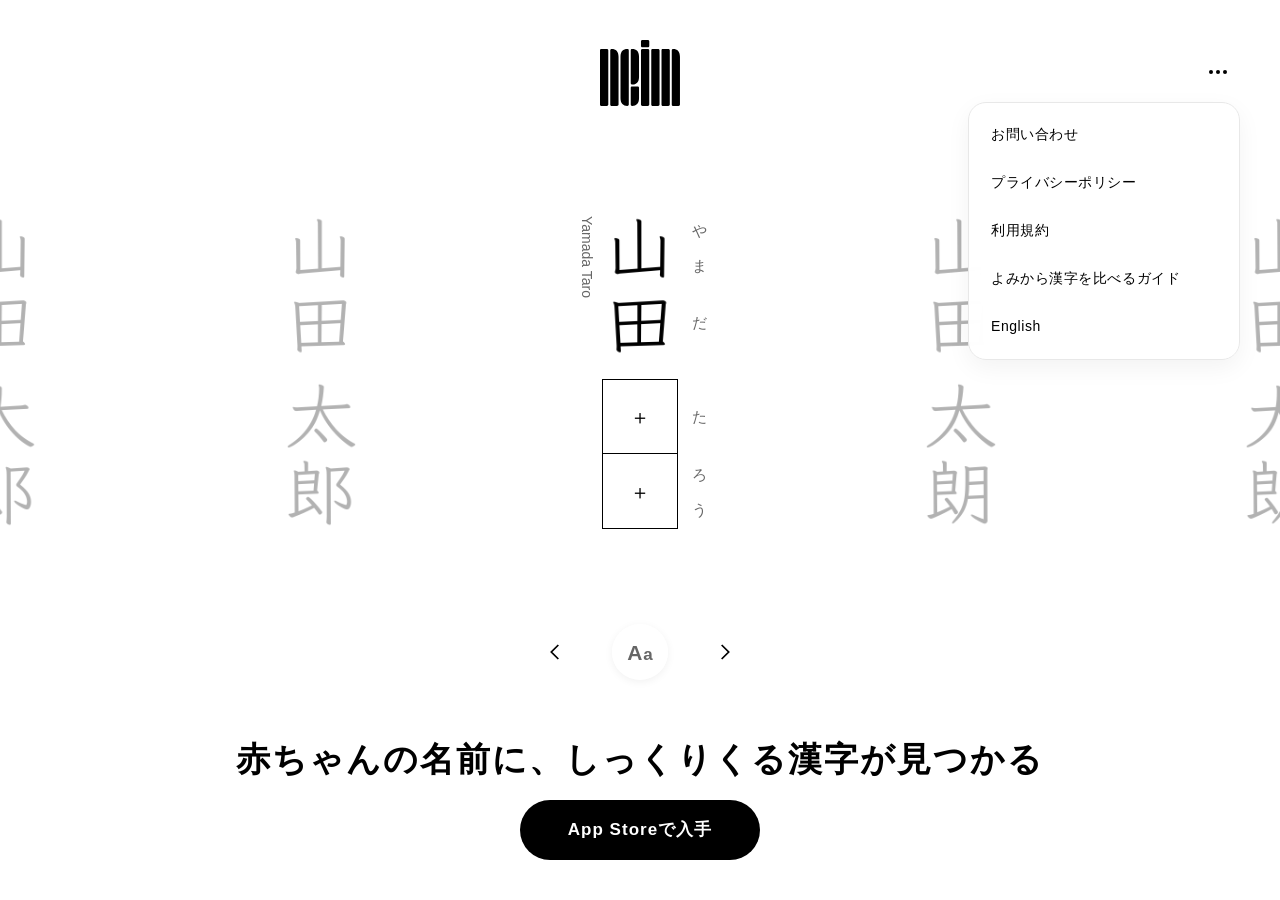
<file: support/index.html>
<!doctype html><title>Redirecting to: /#contact</title><meta http-equiv="refresh" content="0;url=/#contact"><meta name="robots" content="noindex"><link rel="canonical" href="https://neim.swn.jp/#contact"><body>	<a href="/#contact">Redirecting from <code>/support/</code> to <code>/#contact</code></a></body>
</file>
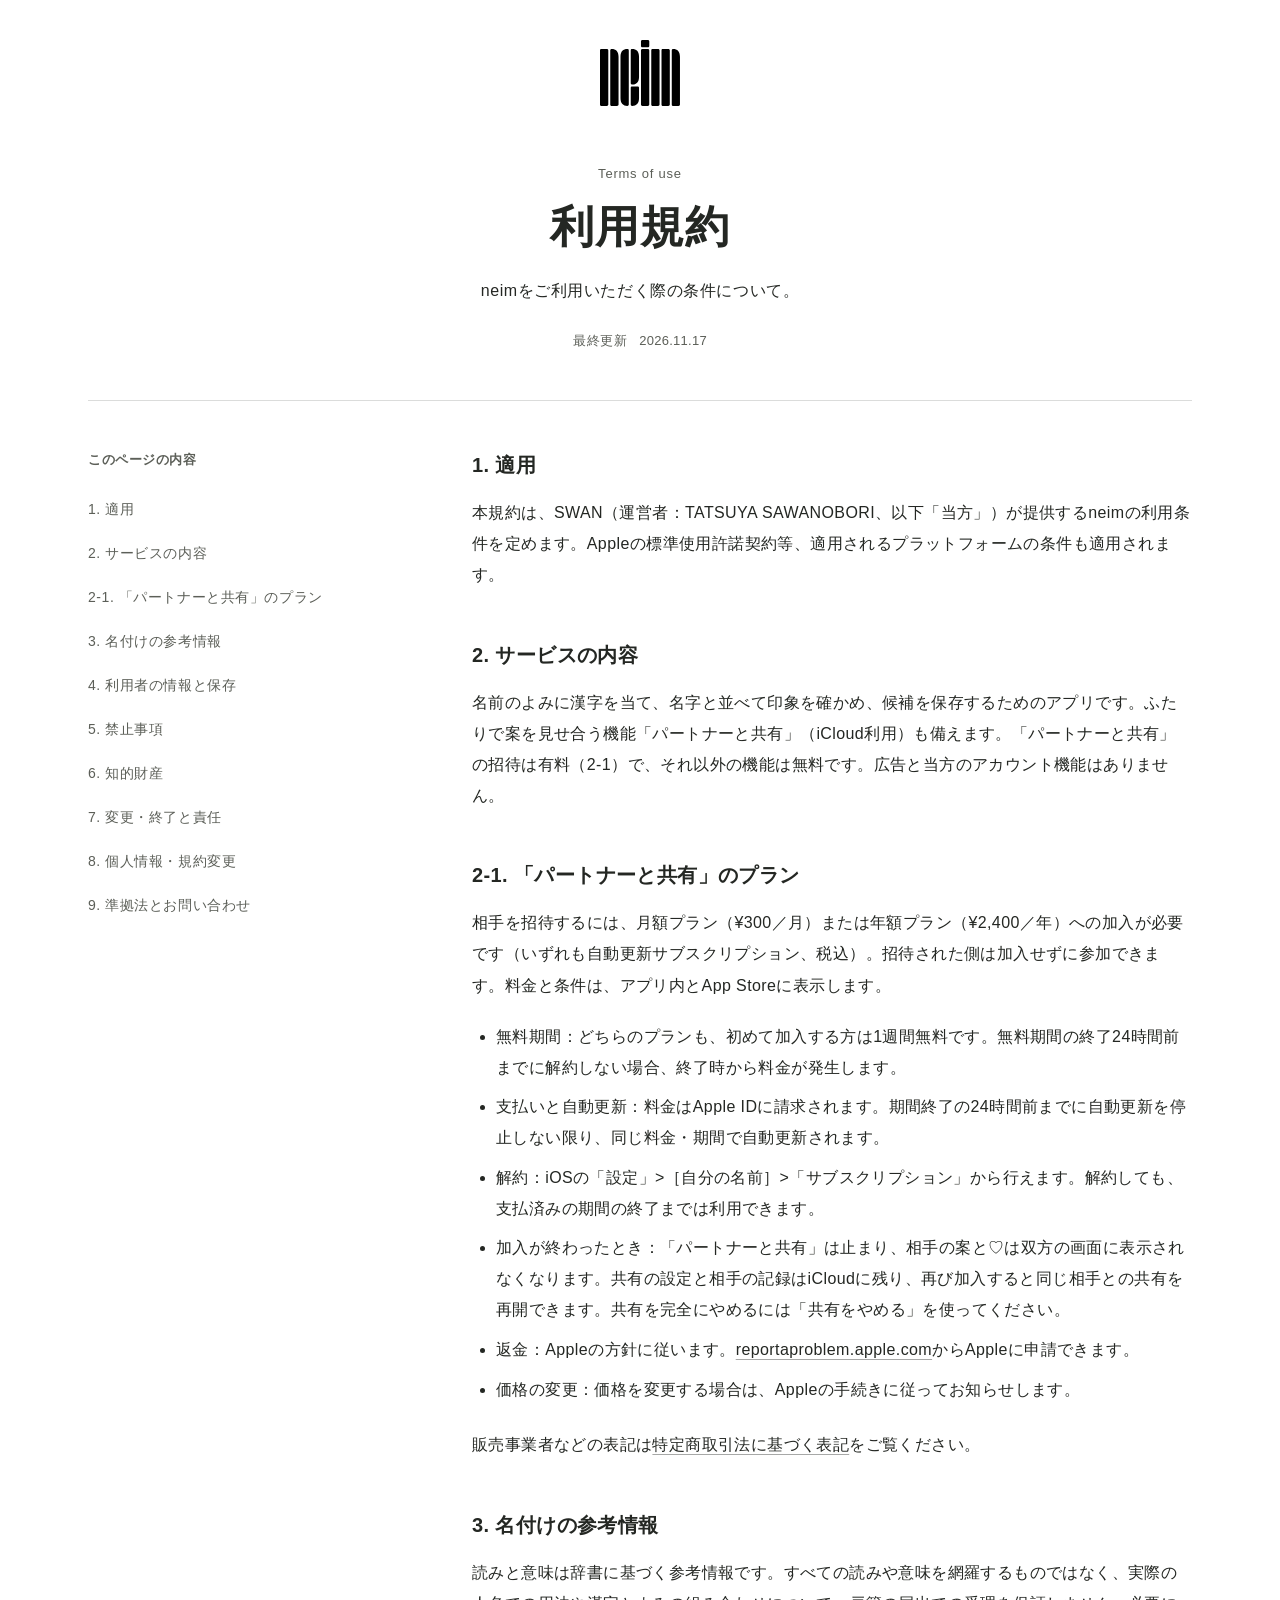
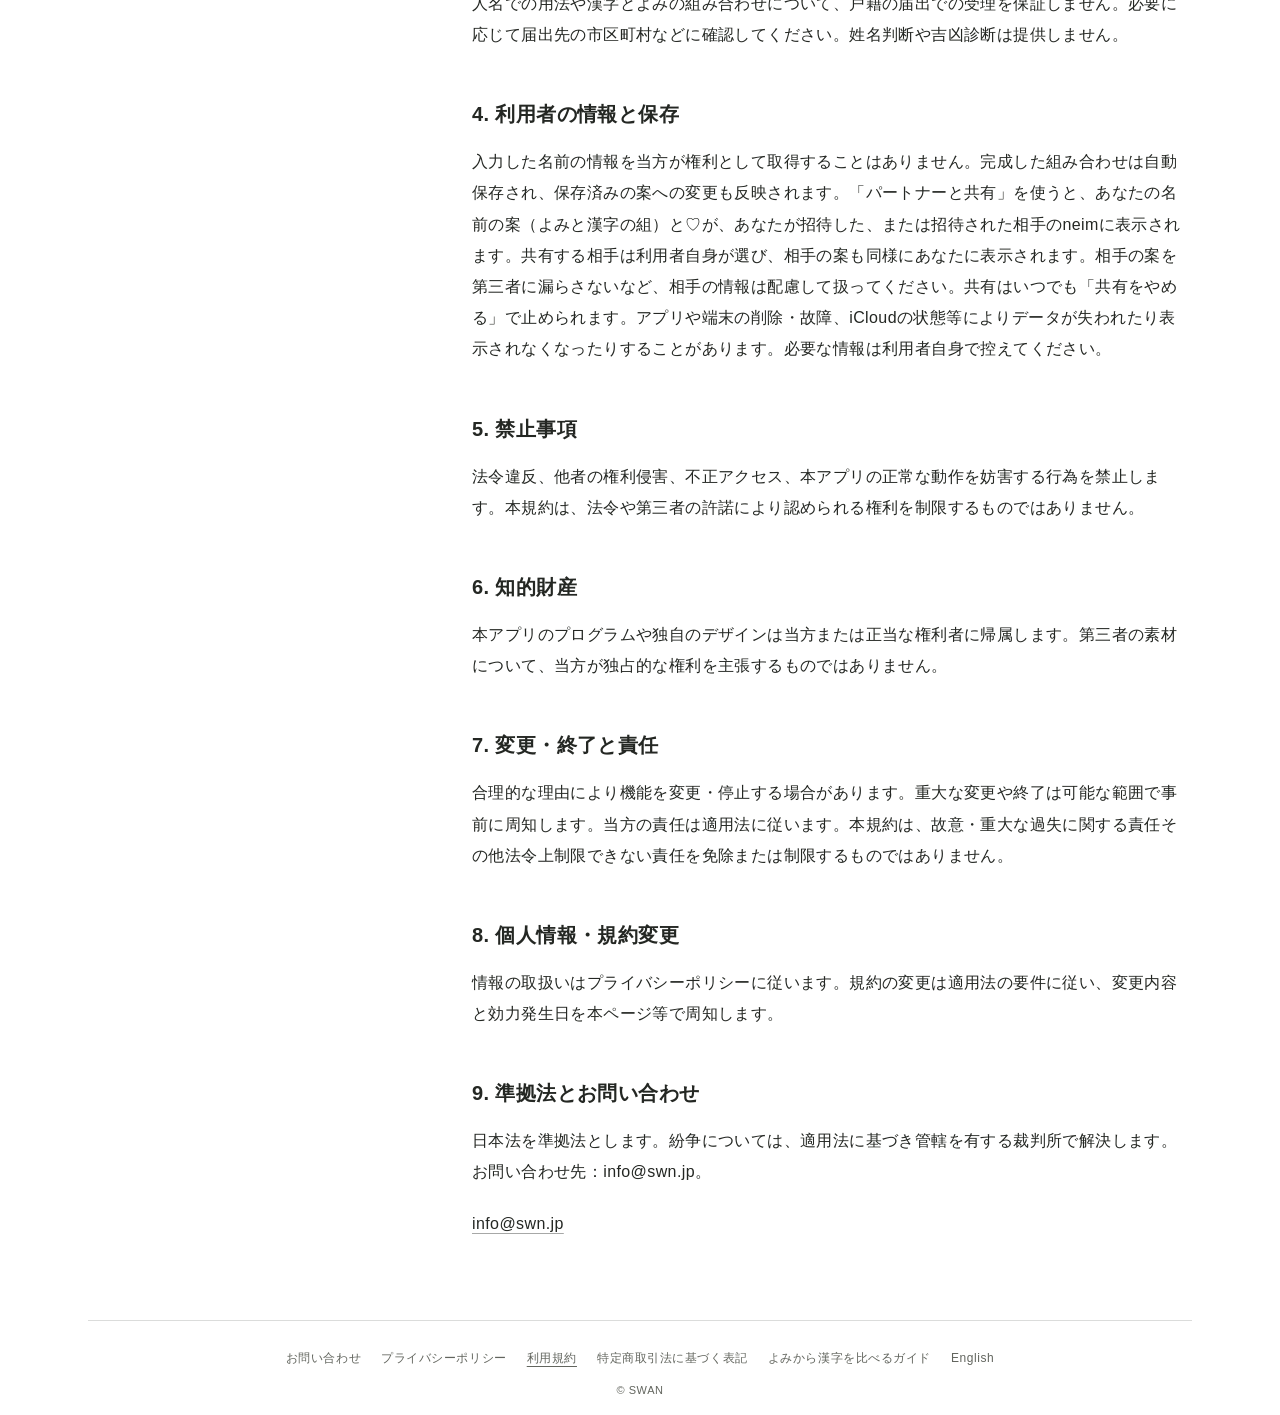
<file: terms/index.html>
<!DOCTYPE html><html lang="ja"> <head><meta charset="utf-8"><meta name="viewport" content="width=device-width, initial-scale=1, viewport-fit=cover"><meta name="theme-color" content="#fff"><meta name="description" content="neimをご利用いただく際の条件について。"><meta property="og:title" content="利用規約 ・ neim"><meta property="og:description" content="neimをご利用いただく際の条件について。"><meta property="og:image" content="https://neim.swn.jp/ogp/neim-og-free-v2-20261020.png"><meta property="og:type" content="website"><meta property="og:url" content="https://neim.swn.jp/terms/"><meta property="og:site_name" content="neim"><meta property="og:image:width" content="1200"><meta property="og:image:height" content="630"><meta property="og:image:alt" content="neim 赤ちゃんの名前がしっくりくるアプリ 完全無料"><meta name="twitter:card" content="summary_large_image"><meta name="twitter:title" content="利用規約 ・ neim"><meta name="twitter:description" content="neimをご利用いただく際の条件について。"><meta name="twitter:image" content="https://neim.swn.jp/ogp/neim-og-free-v2-20261020.png"><link rel="icon" href="/icons/neim-black-favicon-32.png" type="image/png"><link rel="icon" href="/icons/neim.svg" type="image/svg+xml"><link rel="apple-touch-icon" href="/icons/neim-black-apple-touch-180.png"><link rel="canonical" href="https://neim.swn.jp/terms/"><link rel="alternate" hreflang="ja" href="https://neim.swn.jp/terms/"><link rel="alternate" hreflang="en" href="https://neim.swn.jp/en/terms/"><link rel="alternate" hreflang="x-default" href="https://neim.swn.jp/terms/"><title>利用規約 ・ neim</title><link rel="stylesheet" href="/_astro/Base._KjIJRC7.css"><link rel="stylesheet" href="/_astro/Legal.C8zB5rL5.css"></head> <body> <header class="site-header" data-astro-cid-os773jta> <a class="brand" href="/" aria-label="neim ホーム" data-astro-cid-os773jta> <img src="/icons/neim.svg" alt="" width="809" height="662" data-astro-cid-os773jta> </a>  </header> <script type="module">const e=document.querySelector("[data-site-menu]");if(e){let i=function(){r++,n?.cancel(),a=!1,e.open=!0,l()||(n=s.animate([{opacity:0,transform:"translateY(-6px)"},{opacity:1,transform:"translateY(0)"}],{duration:160,easing:"cubic-bezier(.42,0,.58,1)"}))};const c=e.querySelector("summary"),s=e.querySelector(".menu-links"),l=()=>matchMedia("(prefers-reduced-motion: reduce)").matches;let r=0,n=null,a=!1;async function o(t=!1){if(!e.open||a)return;const u=++r;if(a=!0,n?.cancel(),l()||(n=s.animate([{opacity:1,transform:"translateY(0)"},{opacity:0,transform:"translateY(-6px)"}],{duration:160,easing:"cubic-bezier(.42,0,.58,1)",fill:"forwards"}),await n.finished.catch(()=>{})),u!==r)return;const f=t&&e.contains(document.activeElement);e.open=!1,n?.cancel(),n=null,a=!1,f&&c.focus({preventScroll:!0})}c.addEventListener("click",t=>{t.preventDefault(),e.open&&!a?o():i()}),document.addEventListener("pointerdown",t=>{e.contains(t.target)||o()}),document.addEventListener("keydown",t=>{t.key==="Escape"&&e.open&&(t.preventDefault(),o(!0))}),e.addEventListener("focusout",t=>{t.relatedTarget&&!e.contains(t.relatedTarget)&&o()});const d=()=>{location.hash==="#contact"&&i()};d(),window.addEventListener("hashchange",d)}</script>  <main class="document-page" id="page-top" data-astro-cid-sxdiwdj4> <header class="document-heading" data-astro-cid-sxdiwdj4> <p class="page-label" lang="en" data-astro-cid-sxdiwdj4>Terms of use</p> <h1 data-astro-cid-sxdiwdj4>利用規約</h1> <p class="document-description" data-astro-cid-sxdiwdj4>neimをご利用いただく際の条件について。</p> <p class="document-date" data-astro-cid-sxdiwdj4>最終更新 <time datetime="2026-11-17" data-astro-cid-sxdiwdj4>2026.11.17</time></p> </header> <div class="document-layout" data-astro-cid-sxdiwdj4> <aside class="desktop-index" data-astro-cid-sxdiwdj4> <nav aria-label="このページの目次" data-astro-cid-sxdiwdj4> <p class="index-label" data-astro-cid-sxdiwdj4>このページの内容</p> <ol data-astro-cid-sxdiwdj4><li data-astro-cid-sxdiwdj4><a href="#section-1" data-astro-cid-sxdiwdj4>1. 適用</a></li><li data-astro-cid-sxdiwdj4><a href="#section-2" data-astro-cid-sxdiwdj4>2. サービスの内容</a></li><li data-astro-cid-sxdiwdj4><a href="#section-3" data-astro-cid-sxdiwdj4>2-1. 「パートナーと共有」のプラン</a></li><li data-astro-cid-sxdiwdj4><a href="#section-4" data-astro-cid-sxdiwdj4>3. 名付けの参考情報</a></li><li data-astro-cid-sxdiwdj4><a href="#section-5" data-astro-cid-sxdiwdj4>4. 利用者の情報と保存</a></li><li data-astro-cid-sxdiwdj4><a href="#section-6" data-astro-cid-sxdiwdj4>5. 禁止事項</a></li><li data-astro-cid-sxdiwdj4><a href="#section-7" data-astro-cid-sxdiwdj4>6. 知的財産</a></li><li data-astro-cid-sxdiwdj4><a href="#section-8" data-astro-cid-sxdiwdj4>7. 変更・終了と責任</a></li><li data-astro-cid-sxdiwdj4><a href="#section-9" data-astro-cid-sxdiwdj4>8. 個人情報・規約変更</a></li><li data-astro-cid-sxdiwdj4><a href="#section-10" data-astro-cid-sxdiwdj4>9. 準拠法とお問い合わせ</a></li></ol> </nav> </aside> <div class="document-reading" data-astro-cid-sxdiwdj4> <details class="mobile-index" data-astro-cid-sxdiwdj4> <summary data-astro-cid-sxdiwdj4>このページの内容<span aria-hidden="true" data-astro-cid-sxdiwdj4>＋</span></summary> <nav aria-label="このページの目次" data-astro-cid-sxdiwdj4><ol data-astro-cid-sxdiwdj4><li data-astro-cid-sxdiwdj4><a href="#section-1" data-astro-cid-sxdiwdj4>1. 適用</a></li><li data-astro-cid-sxdiwdj4><a href="#section-2" data-astro-cid-sxdiwdj4>2. サービスの内容</a></li><li data-astro-cid-sxdiwdj4><a href="#section-3" data-astro-cid-sxdiwdj4>2-1. 「パートナーと共有」のプラン</a></li><li data-astro-cid-sxdiwdj4><a href="#section-4" data-astro-cid-sxdiwdj4>3. 名付けの参考情報</a></li><li data-astro-cid-sxdiwdj4><a href="#section-5" data-astro-cid-sxdiwdj4>4. 利用者の情報と保存</a></li><li data-astro-cid-sxdiwdj4><a href="#section-6" data-astro-cid-sxdiwdj4>5. 禁止事項</a></li><li data-astro-cid-sxdiwdj4><a href="#section-7" data-astro-cid-sxdiwdj4>6. 知的財産</a></li><li data-astro-cid-sxdiwdj4><a href="#section-8" data-astro-cid-sxdiwdj4>7. 変更・終了と責任</a></li><li data-astro-cid-sxdiwdj4><a href="#section-9" data-astro-cid-sxdiwdj4>8. 個人情報・規約変更</a></li><li data-astro-cid-sxdiwdj4><a href="#section-10" data-astro-cid-sxdiwdj4>9. 準拠法とお問い合わせ</a></li></ol></nav> </details> <article class="document-content" aria-label="利用規約" data-astro-cid-sxdiwdj4> <h2 id="section-1">1. 適用</h2> <p>本規約は、SWAN（運営者：TATSUYA SAWANOBORI、以下「当方」）が提供するneimの利用条件を定めます。Appleの標準使用許諾契約等、適用されるプラットフォームの条件も適用されます。</p> <h2 id="section-2">2. サービスの内容</h2> <p>名前のよみに漢字を当て、名字と並べて印象を確かめ、候補を保存するためのアプリです。ふたりで案を見せ合う機能「パートナーと共有」（iCloud利用）も備えます。「パートナーと共有」の招待は有料（2-1）で、それ以外の機能は無料です。広告と当方のアカウント機能はありません。</p> <h2 id="section-3">2-1. 「パートナーと共有」のプラン</h2> <p>相手を招待するには、月額プラン（¥300／月）または年額プラン（¥2,400／年）への加入が必要です（いずれも自動更新サブスクリプション、税込）。招待された側は加入せずに参加できます。料金と条件は、アプリ内とApp Storeに表示します。</p> <ul> <li>無料期間：どちらのプランも、初めて加入する方は1週間無料です。無料期間の終了24時間前までに解約しない場合、終了時から料金が発生します。</li> <li>支払いと自動更新：料金はApple IDに請求されます。期間終了の24時間前までに自動更新を停止しない限り、同じ料金・期間で自動更新されます。</li> <li>解約：iOSの「設定」>［自分の名前］>「サブスクリプション」から行えます。解約しても、支払済みの期間の終了までは利用できます。</li> <li>加入が終わったとき：「パートナーと共有」は止まり、相手の案と♡は双方の画面に表示されなくなります。共有の設定と相手の記録はiCloudに残り、再び加入すると同じ相手との共有を再開できます。共有を完全にやめるには「共有をやめる」を使ってください。</li> <li>返金：Appleの方針に従います。<a href="https://reportaproblem.apple.com">reportaproblem.apple.com</a>からAppleに申請できます。</li> <li>価格の変更：価格を変更する場合は、Appleの手続きに従ってお知らせします。</li> </ul> <p>販売事業者などの表記は<a href="/commerce/">特定商取引法に基づく表記</a>をご覧ください。</p> <h2 id="section-4">3. 名付けの参考情報</h2> <p>読みと意味は辞書に基づく参考情報です。すべての読みや意味を網羅するものではなく、実際の人名での用法や漢字とよみの組み合わせについて、戸籍の届出での受理を保証しません。必要に応じて届出先の市区町村などに確認してください。姓名判断や吉凶診断は提供しません。</p> <h2 id="section-5">4. 利用者の情報と保存</h2> <p>入力した名前の情報を当方が権利として取得することはありません。完成した組み合わせは自動保存され、保存済みの案への変更も反映されます。「パートナーと共有」を使うと、あなたの名前の案（よみと漢字の組）と♡が、あなたが招待した、または招待された相手のneimに表示されます。共有する相手は利用者自身が選び、相手の案も同様にあなたに表示されます。相手の案を第三者に漏らさないなど、相手の情報は配慮して扱ってください。共有はいつでも「共有をやめる」で止められます。アプリや端末の削除・故障、iCloudの状態等によりデータが失われたり表示されなくなったりすることがあります。必要な情報は利用者自身で控えてください。</p> <h2 id="section-6">5. 禁止事項</h2> <p>法令違反、他者の権利侵害、不正アクセス、本アプリの正常な動作を妨害する行為を禁止します。本規約は、法令や第三者の許諾により認められる権利を制限するものではありません。</p> <h2 id="section-7">6. 知的財産</h2> <p>本アプリのプログラムや独自のデザインは当方または正当な権利者に帰属します。第三者の素材について、当方が独占的な権利を主張するものではありません。</p> <h2 id="section-8">7. 変更・終了と責任</h2> <p>合理的な理由により機能を変更・停止する場合があります。重大な変更や終了は可能な範囲で事前に周知します。当方の責任は適用法に従います。本規約は、故意・重大な過失に関する責任その他法令上制限できない責任を免除または制限するものではありません。</p> <h2 id="section-9">8. 個人情報・規約変更</h2> <p>情報の取扱いはプライバシーポリシーに従います。規約の変更は適用法の要件に従い、変更内容と効力発生日を本ページ等で周知します。</p> <h2 id="section-10">9. 準拠法とお問い合わせ</h2> <p>日本法を準拠法とします。紛争については、適用法に基づき管轄を有する裁判所で解決します。お問い合わせ先：info@swn.jp。</p> <p><a href="mailto:info@swn.jp">info@swn.jp</a></p> </article> </div> </div> </main>  <footer class="site-footer" data-astro-cid-3jjl35kl><nav aria-label="サイト情報" data-astro-cid-3jjl35kl><a id="contact" href="mailto:info@swn.jp?subject=neim" data-astro-cid-3jjl35kl>お問い合わせ</a><a href="/privacy/" data-astro-cid-3jjl35kl>プライバシーポリシー</a><a href="/terms/" aria-current="page" data-astro-cid-3jjl35kl>利用規約</a><a href="/commerce/" data-astro-cid-3jjl35kl>特定商取引法に基づく表記</a><a href="/guides/compare-kanji/" data-astro-cid-3jjl35kl>よみから漢字を比べるガイド</a><a href="/en/terms/" data-astro-cid-3jjl35kl>English</a></nav><p data-astro-cid-3jjl35kl>© SWAN</p></footer> </body></html>
</file>
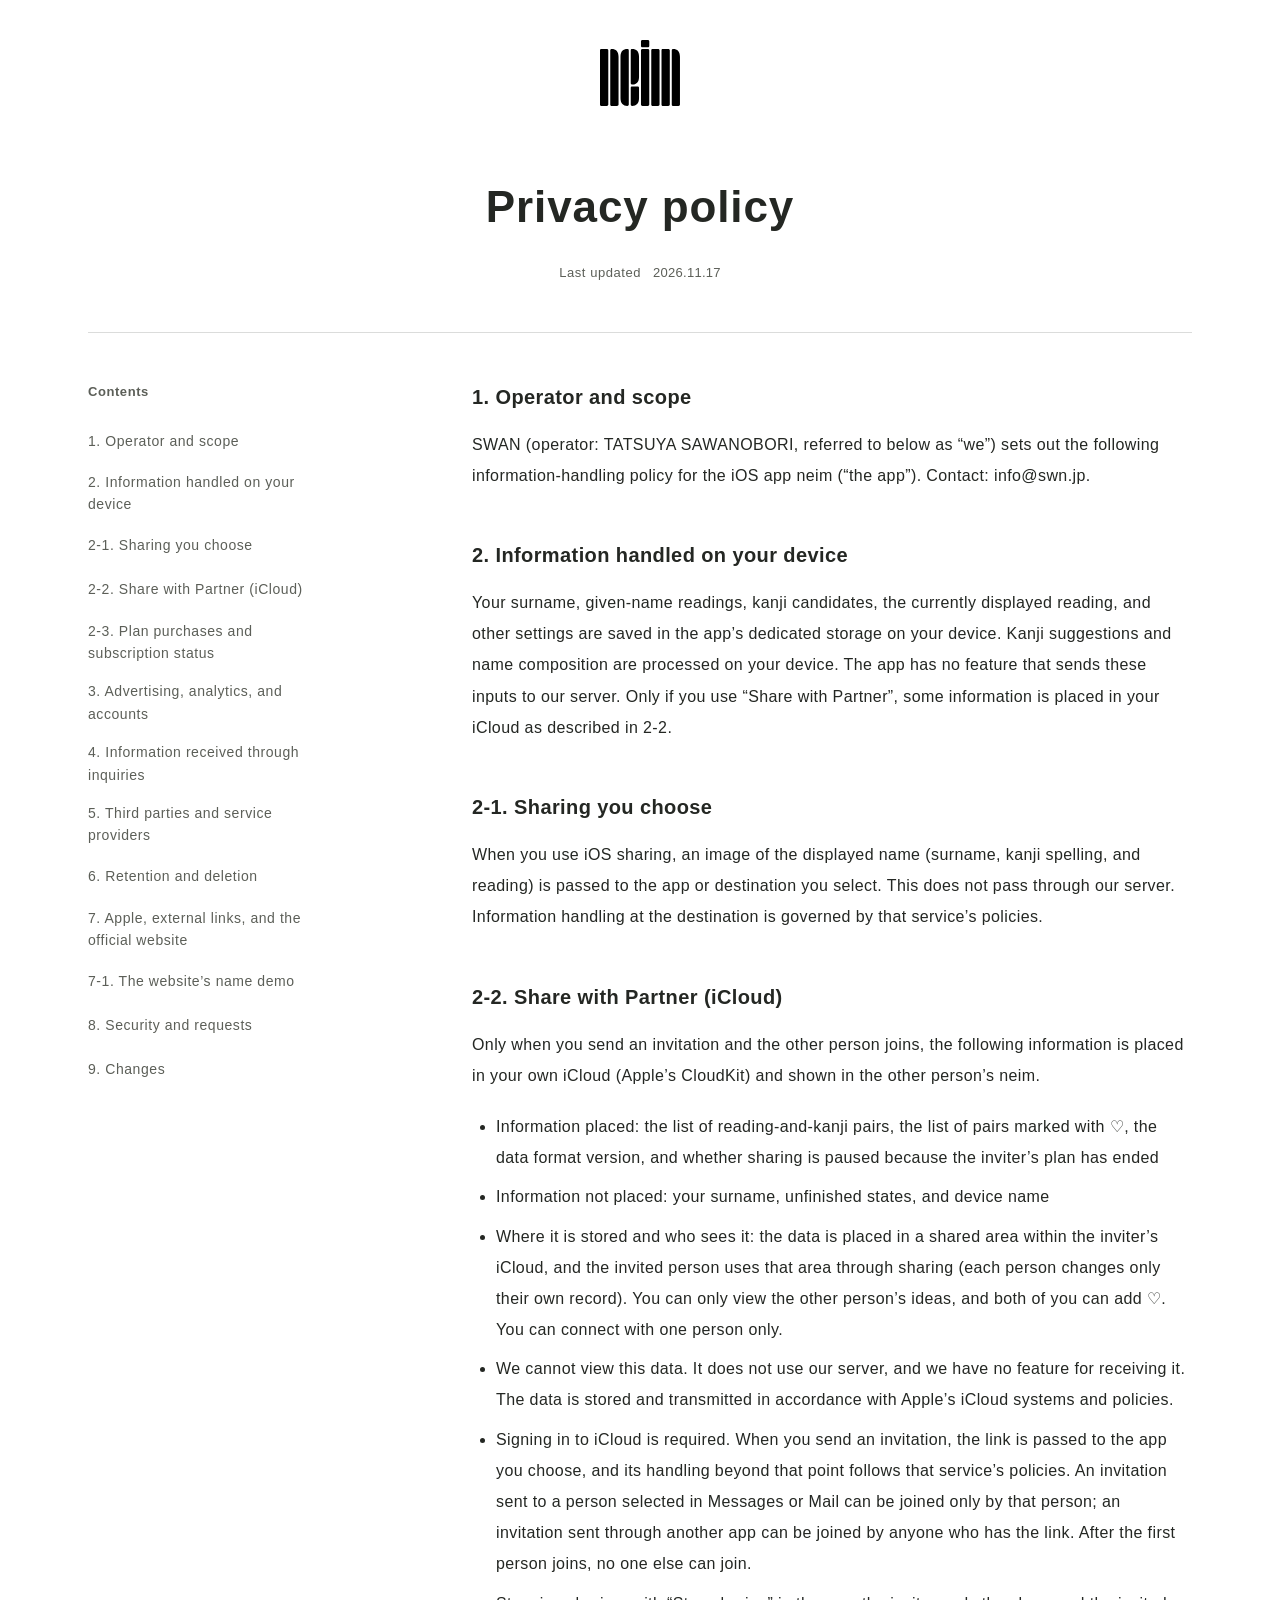
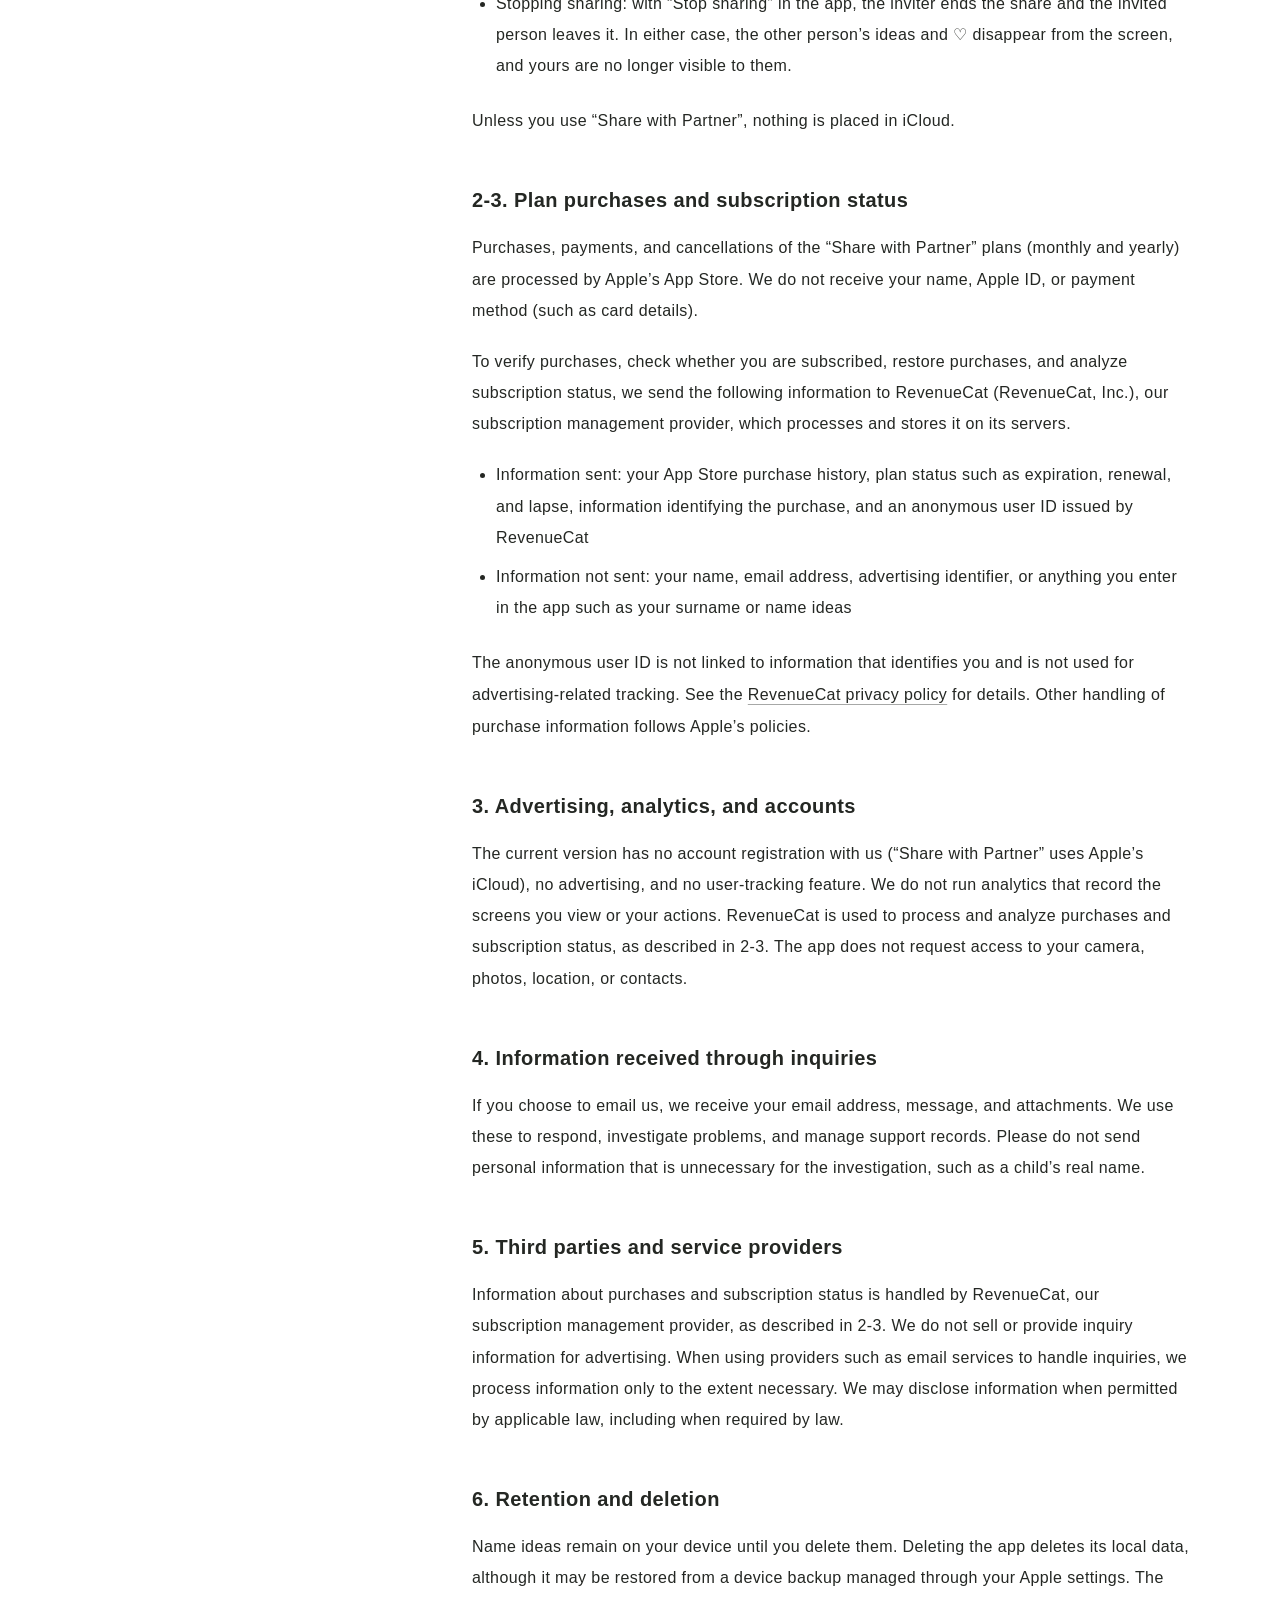
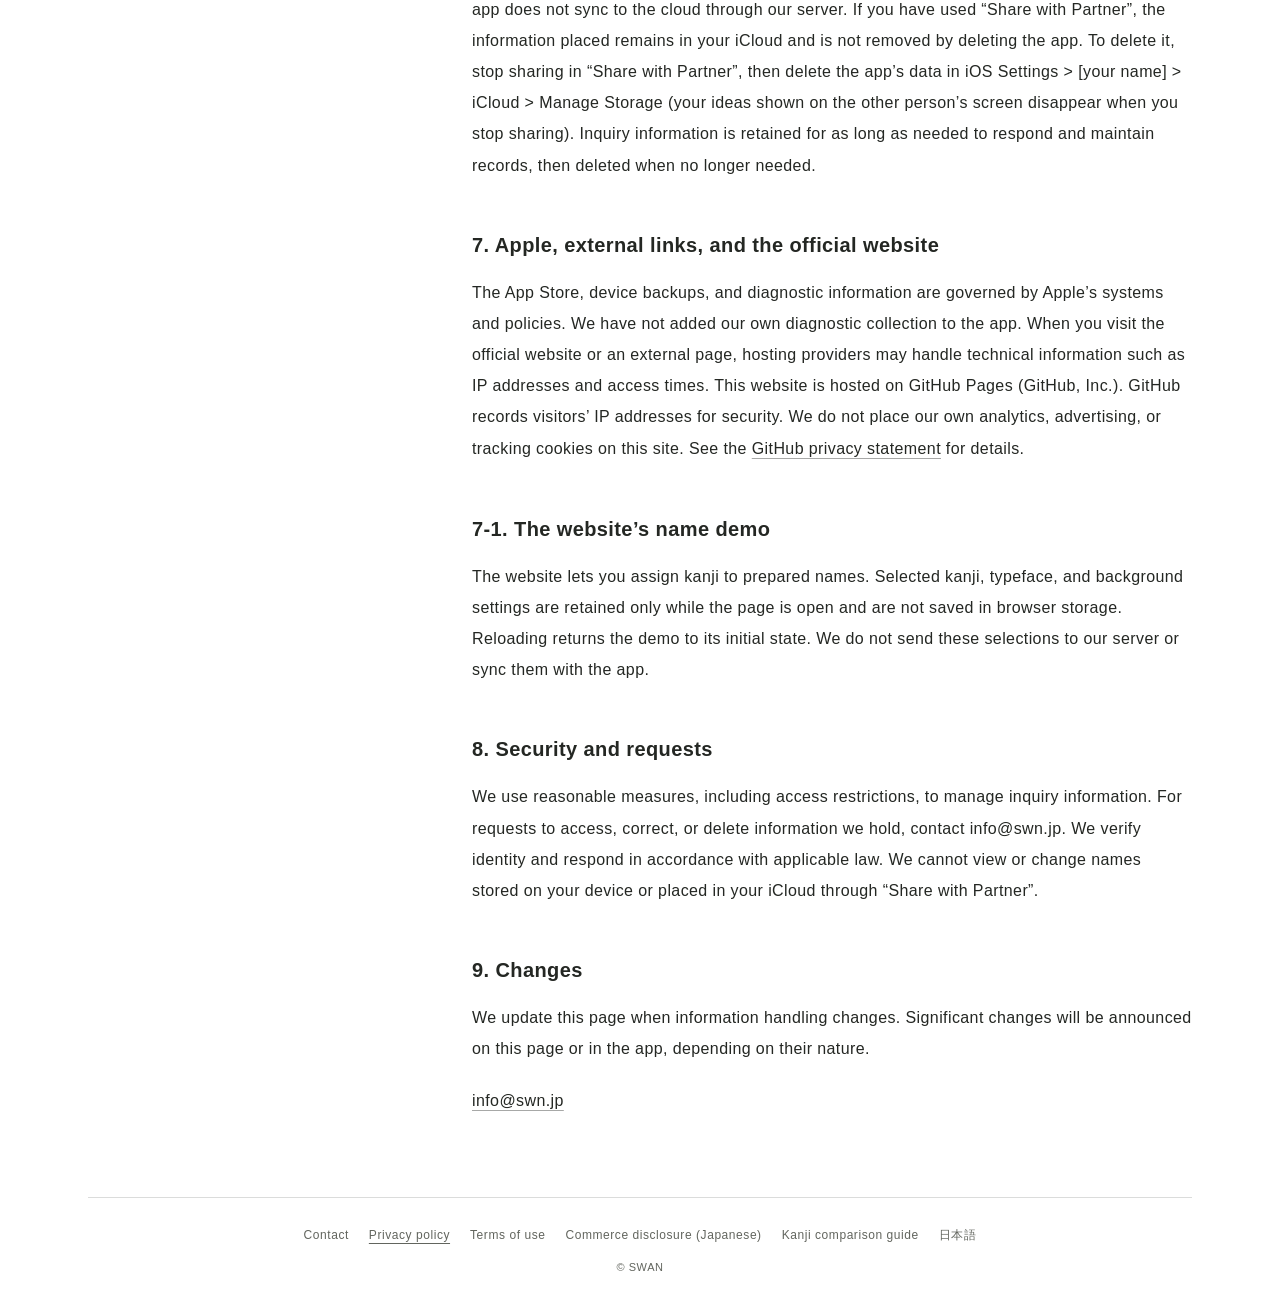
<file: en/privacy/index.html>
<!DOCTYPE html><html lang="en"> <head><meta charset="utf-8"><meta name="viewport" content="width=device-width, initial-scale=1, viewport-fit=cover"><meta name="theme-color" content="#fff"><meta name="description" content="How neim and its official website handle information."><meta property="og:title" content="Privacy policy ・ neim"><meta property="og:description" content="How neim and its official website handle information."><meta property="og:image" content="https://neim.swn.jp/ogp/neim-og-free-v2-20261020.png"><meta property="og:type" content="website"><meta property="og:url" content="https://neim.swn.jp/en/privacy/"><meta property="og:site_name" content="neim"><meta property="og:image:width" content="1200"><meta property="og:image:height" content="630"><meta property="og:image:alt" content="neim — Japanese artwork: a free baby-name app"><meta name="twitter:card" content="summary_large_image"><meta name="twitter:title" content="Privacy policy ・ neim"><meta name="twitter:description" content="How neim and its official website handle information."><meta name="twitter:image" content="https://neim.swn.jp/ogp/neim-og-free-v2-20261020.png"><link rel="icon" href="/icons/neim-black-favicon-32.png" type="image/png"><link rel="icon" href="/icons/neim.svg" type="image/svg+xml"><link rel="apple-touch-icon" href="/icons/neim-black-apple-touch-180.png"><link rel="canonical" href="https://neim.swn.jp/en/privacy/"><link rel="alternate" hreflang="ja" href="https://neim.swn.jp/privacy/"><link rel="alternate" hreflang="en" href="https://neim.swn.jp/en/privacy/"><link rel="alternate" hreflang="x-default" href="https://neim.swn.jp/privacy/"><title>Privacy policy ・ neim</title><link rel="stylesheet" href="/_astro/Base._KjIJRC7.css"><link rel="stylesheet" href="/_astro/Legal.C8zB5rL5.css"></head> <body> <header class="site-header" data-astro-cid-os773jta> <a class="brand" href="/en/" aria-label="neim home" data-astro-cid-os773jta> <img src="/icons/neim.svg" alt="" width="809" height="662" data-astro-cid-os773jta> </a>  </header> <script type="module">const e=document.querySelector("[data-site-menu]");if(e){let i=function(){r++,n?.cancel(),a=!1,e.open=!0,l()||(n=s.animate([{opacity:0,transform:"translateY(-6px)"},{opacity:1,transform:"translateY(0)"}],{duration:160,easing:"cubic-bezier(.42,0,.58,1)"}))};const c=e.querySelector("summary"),s=e.querySelector(".menu-links"),l=()=>matchMedia("(prefers-reduced-motion: reduce)").matches;let r=0,n=null,a=!1;async function o(t=!1){if(!e.open||a)return;const u=++r;if(a=!0,n?.cancel(),l()||(n=s.animate([{opacity:1,transform:"translateY(0)"},{opacity:0,transform:"translateY(-6px)"}],{duration:160,easing:"cubic-bezier(.42,0,.58,1)",fill:"forwards"}),await n.finished.catch(()=>{})),u!==r)return;const f=t&&e.contains(document.activeElement);e.open=!1,n?.cancel(),n=null,a=!1,f&&c.focus({preventScroll:!0})}c.addEventListener("click",t=>{t.preventDefault(),e.open&&!a?o():i()}),document.addEventListener("pointerdown",t=>{e.contains(t.target)||o()}),document.addEventListener("keydown",t=>{t.key==="Escape"&&e.open&&(t.preventDefault(),o(!0))}),e.addEventListener("focusout",t=>{t.relatedTarget&&!e.contains(t.relatedTarget)&&o()});const d=()=>{location.hash==="#contact"&&i()};d(),window.addEventListener("hashchange",d)}</script>  <main class="document-page" id="page-top" data-astro-cid-sxdiwdj4> <header class="document-heading" data-astro-cid-sxdiwdj4> <p class="page-label" lang="en" data-astro-cid-sxdiwdj4></p> <h1 data-astro-cid-sxdiwdj4>Privacy policy</h1>  <p class="document-date" data-astro-cid-sxdiwdj4>Last updated <time datetime="2026-11-17" data-astro-cid-sxdiwdj4>2026.11.17</time></p> </header> <div class="document-layout" data-astro-cid-sxdiwdj4> <aside class="desktop-index" data-astro-cid-sxdiwdj4> <nav aria-label="Contents" data-astro-cid-sxdiwdj4> <p class="index-label" data-astro-cid-sxdiwdj4>Contents</p> <ol data-astro-cid-sxdiwdj4><li data-astro-cid-sxdiwdj4><a href="#section-1" data-astro-cid-sxdiwdj4>1. Operator and scope</a></li><li data-astro-cid-sxdiwdj4><a href="#section-2" data-astro-cid-sxdiwdj4>2. Information handled on your device</a></li><li data-astro-cid-sxdiwdj4><a href="#section-3" data-astro-cid-sxdiwdj4>2-1. Sharing you choose</a></li><li data-astro-cid-sxdiwdj4><a href="#section-4" data-astro-cid-sxdiwdj4>2-2. Share with Partner (iCloud)</a></li><li data-astro-cid-sxdiwdj4><a href="#section-5" data-astro-cid-sxdiwdj4>2-3. Plan purchases and subscription status</a></li><li data-astro-cid-sxdiwdj4><a href="#section-6" data-astro-cid-sxdiwdj4>3. Advertising, analytics, and accounts</a></li><li data-astro-cid-sxdiwdj4><a href="#section-7" data-astro-cid-sxdiwdj4>4. Information received through inquiries</a></li><li data-astro-cid-sxdiwdj4><a href="#section-8" data-astro-cid-sxdiwdj4>5. Third parties and service providers</a></li><li data-astro-cid-sxdiwdj4><a href="#section-9" data-astro-cid-sxdiwdj4>6. Retention and deletion</a></li><li data-astro-cid-sxdiwdj4><a href="#section-10" data-astro-cid-sxdiwdj4>7. Apple, external links, and the official website</a></li><li data-astro-cid-sxdiwdj4><a href="#section-11" data-astro-cid-sxdiwdj4>7-1. The website’s name demo</a></li><li data-astro-cid-sxdiwdj4><a href="#section-12" data-astro-cid-sxdiwdj4>8. Security and requests</a></li><li data-astro-cid-sxdiwdj4><a href="#section-13" data-astro-cid-sxdiwdj4>9. Changes</a></li></ol> </nav> </aside> <div class="document-reading" data-astro-cid-sxdiwdj4> <details class="mobile-index" data-astro-cid-sxdiwdj4> <summary data-astro-cid-sxdiwdj4>Contents<span aria-hidden="true" data-astro-cid-sxdiwdj4>＋</span></summary> <nav aria-label="Contents" data-astro-cid-sxdiwdj4><ol data-astro-cid-sxdiwdj4><li data-astro-cid-sxdiwdj4><a href="#section-1" data-astro-cid-sxdiwdj4>1. Operator and scope</a></li><li data-astro-cid-sxdiwdj4><a href="#section-2" data-astro-cid-sxdiwdj4>2. Information handled on your device</a></li><li data-astro-cid-sxdiwdj4><a href="#section-3" data-astro-cid-sxdiwdj4>2-1. Sharing you choose</a></li><li data-astro-cid-sxdiwdj4><a href="#section-4" data-astro-cid-sxdiwdj4>2-2. Share with Partner (iCloud)</a></li><li data-astro-cid-sxdiwdj4><a href="#section-5" data-astro-cid-sxdiwdj4>2-3. Plan purchases and subscription status</a></li><li data-astro-cid-sxdiwdj4><a href="#section-6" data-astro-cid-sxdiwdj4>3. Advertising, analytics, and accounts</a></li><li data-astro-cid-sxdiwdj4><a href="#section-7" data-astro-cid-sxdiwdj4>4. Information received through inquiries</a></li><li data-astro-cid-sxdiwdj4><a href="#section-8" data-astro-cid-sxdiwdj4>5. Third parties and service providers</a></li><li data-astro-cid-sxdiwdj4><a href="#section-9" data-astro-cid-sxdiwdj4>6. Retention and deletion</a></li><li data-astro-cid-sxdiwdj4><a href="#section-10" data-astro-cid-sxdiwdj4>7. Apple, external links, and the official website</a></li><li data-astro-cid-sxdiwdj4><a href="#section-11" data-astro-cid-sxdiwdj4>7-1. The website’s name demo</a></li><li data-astro-cid-sxdiwdj4><a href="#section-12" data-astro-cid-sxdiwdj4>8. Security and requests</a></li><li data-astro-cid-sxdiwdj4><a href="#section-13" data-astro-cid-sxdiwdj4>9. Changes</a></li></ol></nav> </details> <article class="document-content" aria-label="Privacy policy" data-astro-cid-sxdiwdj4> <h2 id="section-1">1. Operator and scope</h2> <p>SWAN (operator: TATSUYA SAWANOBORI, referred to below as “we”) sets out the following information-handling policy for the iOS app neim (“the app”). Contact: info@swn.jp.</p> <h2 id="section-2">2. Information handled on your device</h2> <p>Your surname, given-name readings, kanji candidates, the currently displayed reading, and other settings are saved in the app’s dedicated storage on your device. Kanji suggestions and name composition are processed on your device. The app has no feature that sends these inputs to our server. Only if you use “Share with Partner”, some information is placed in your iCloud as described in 2-2.</p> <h2 id="section-3">2-1. Sharing you choose</h2> <p>When you use iOS sharing, an image of the displayed name (surname, kanji spelling, and reading) is passed to the app or destination you select. This does not pass through our server. Information handling at the destination is governed by that service’s policies.</p> <h2 id="section-4">2-2. Share with Partner (iCloud)</h2> <p>Only when you send an invitation and the other person joins, the following information is placed in your own iCloud (Apple’s CloudKit) and shown in the other person’s neim.</p> <ul> <li>Information placed: the list of reading-and-kanji pairs, the list of pairs marked with ♡, the data format version, and whether sharing is paused because the inviter’s plan has ended</li> <li>Information not placed: your surname, unfinished states, and device name</li> <li>Where it is stored and who sees it: the data is placed in a shared area within the inviter’s iCloud, and the invited person uses that area through sharing (each person changes only their own record). You can only view the other person’s ideas, and both of you can add ♡. You can connect with one person only.</li> <li>We cannot view this data. It does not use our server, and we have no feature for receiving it. The data is stored and transmitted in accordance with Apple’s iCloud systems and policies.</li> <li>Signing in to iCloud is required. When you send an invitation, the link is passed to the app you choose, and its handling beyond that point follows that service’s policies. An invitation sent to a person selected in Messages or Mail can be joined only by that person; an invitation sent through another app can be joined by anyone who has the link. After the first person joins, no one else can join.</li> <li>Stopping sharing: with “Stop sharing” in the app, the inviter ends the share and the invited person leaves it. In either case, the other person’s ideas and ♡ disappear from the screen, and yours are no longer visible to them.</li> </ul> <p>Unless you use “Share with Partner”, nothing is placed in iCloud.</p> <h2 id="section-5">2-3. Plan purchases and subscription status</h2> <p>Purchases, payments, and cancellations of the “Share with Partner” plans (monthly and yearly) are processed by Apple’s App Store. We do not receive your name, Apple ID, or payment method (such as card details).</p> <p>To verify purchases, check whether you are subscribed, restore purchases, and analyze subscription status, we send the following information to RevenueCat (RevenueCat, Inc.), our subscription management provider, which processes and stores it on its servers.</p> <ul> <li>Information sent: your App Store purchase history, plan status such as expiration, renewal, and lapse, information identifying the purchase, and an anonymous user ID issued by RevenueCat</li> <li>Information not sent: your name, email address, advertising identifier, or anything you enter in the app such as your surname or name ideas</li> </ul> <p>The anonymous user ID is not linked to information that identifies you and is not used for advertising-related tracking. See the <a href="https://www.revenuecat.com/privacy/" target="_blank" rel="noopener noreferrer">RevenueCat privacy policy</a> for details. Other handling of purchase information follows Apple’s policies.</p> <h2 id="section-6">3. Advertising, analytics, and accounts</h2> <p>The current version has no account registration with us (“Share with Partner” uses Apple’s iCloud), no advertising, and no user-tracking feature. We do not run analytics that record the screens you view or your actions. RevenueCat is used to process and analyze purchases and subscription status, as described in 2-3. The app does not request access to your camera, photos, location, or contacts.</p> <h2 id="section-7">4. Information received through inquiries</h2> <p>If you choose to email us, we receive your email address, message, and attachments. We use these to respond, investigate problems, and manage support records. Please do not send personal information that is unnecessary for the investigation, such as a child’s real name.</p> <h2 id="section-8">5. Third parties and service providers</h2> <p>Information about purchases and subscription status is handled by RevenueCat, our subscription management provider, as described in 2-3. We do not sell or provide inquiry information for advertising. When using providers such as email services to handle inquiries, we process information only to the extent necessary. We may disclose information when permitted by applicable law, including when required by law.</p> <h2 id="section-9">6. Retention and deletion</h2> <p>Name ideas remain on your device until you delete them. Deleting the app deletes its local data, although it may be restored from a device backup managed through your Apple settings. The app does not sync to the cloud through our server. If you have used “Share with Partner”, the information placed remains in your iCloud and is not removed by deleting the app. To delete it, stop sharing in “Share with Partner”, then delete the app’s data in iOS Settings > [your name] > iCloud > Manage Storage (your ideas shown on the other person’s screen disappear when you stop sharing). Inquiry information is retained for as long as needed to respond and maintain records, then deleted when no longer needed.</p> <h2 id="section-10">7. Apple, external links, and the official website</h2> <p>The App Store, device backups, and diagnostic information are governed by Apple’s systems and policies. We have not added our own diagnostic collection to the app. When you visit the official website or an external page, hosting providers may handle technical information such as IP addresses and access times. This website is hosted on GitHub Pages (GitHub, Inc.). GitHub records visitors’ IP addresses for security. We do not place our own analytics, advertising, or tracking cookies on this site. See the <a href="https://docs.github.com/en/site-policy/privacy-policies/github-general-privacy-statement">GitHub privacy statement</a> for details.</p> <h2 id="section-11">7-1. The website’s name demo</h2> <p>The website lets you assign kanji to prepared names. Selected kanji, typeface, and background settings are retained only while the page is open and are not saved in browser storage. Reloading returns the demo to its initial state. We do not send these selections to our server or sync them with the app.</p> <h2 id="section-12">8. Security and requests</h2> <p>We use reasonable measures, including access restrictions, to manage inquiry information. For requests to access, correct, or delete information we hold, contact info@swn.jp. We verify identity and respond in accordance with applicable law. We cannot view or change names stored on your device or placed in your iCloud through “Share with Partner”.</p> <h2 id="section-13">9. Changes</h2> <p>We update this page when information handling changes. Significant changes will be announced on this page or in the app, depending on their nature.</p> <p><a href="mailto:info@swn.jp">info@swn.jp</a></p> </article> </div> </div> </main>  <footer class="site-footer" data-astro-cid-3jjl35kl><nav aria-label="Site information" data-astro-cid-3jjl35kl><a id="contact" href="mailto:info@swn.jp?subject=neim" data-astro-cid-3jjl35kl>Contact</a><a href="/en/privacy/" aria-current="page" data-astro-cid-3jjl35kl>Privacy policy</a><a href="/en/terms/" data-astro-cid-3jjl35kl>Terms of use</a><a href="/commerce/" data-astro-cid-3jjl35kl>Commerce disclosure (Japanese)</a><a href="/en/guides/compare-kanji/" data-astro-cid-3jjl35kl>Kanji comparison guide</a><a href="/privacy/" data-astro-cid-3jjl35kl>日本語</a></nav><p data-astro-cid-3jjl35kl>© SWAN</p></footer> </body></html>
</file>
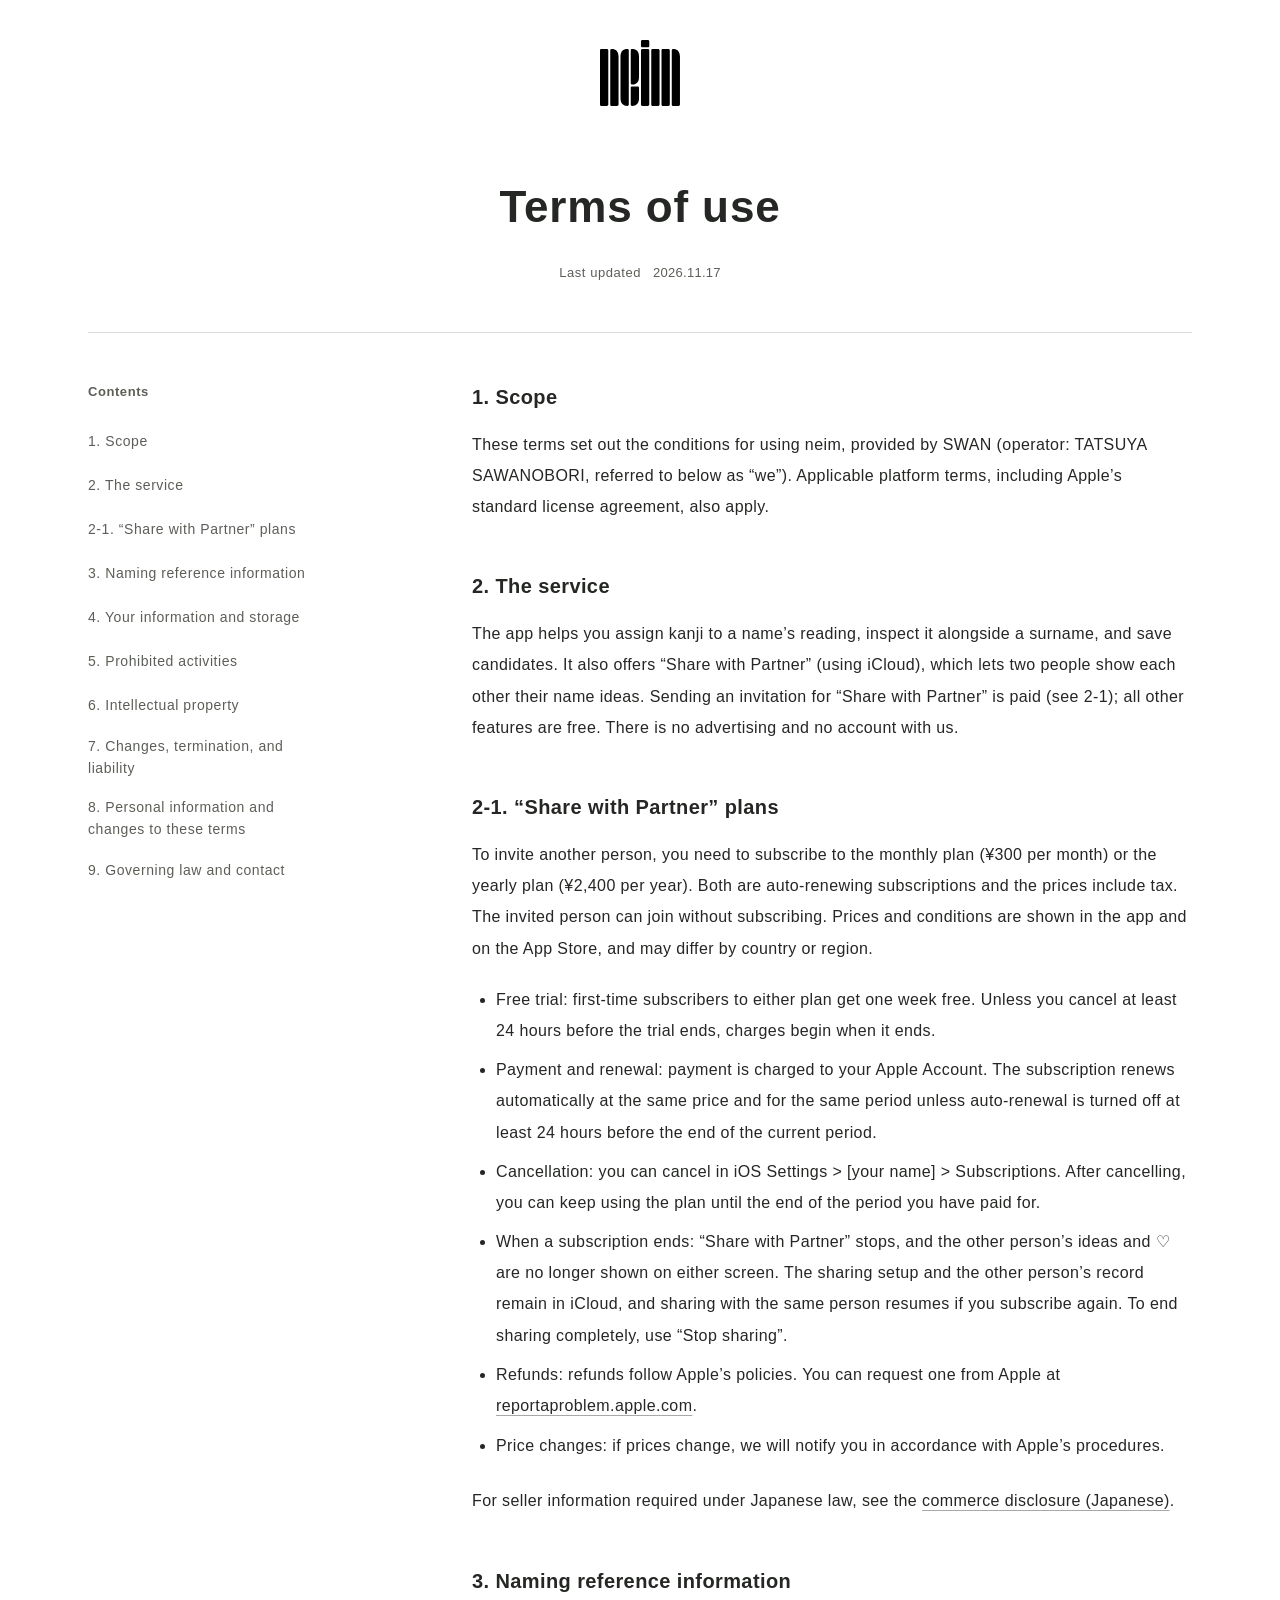
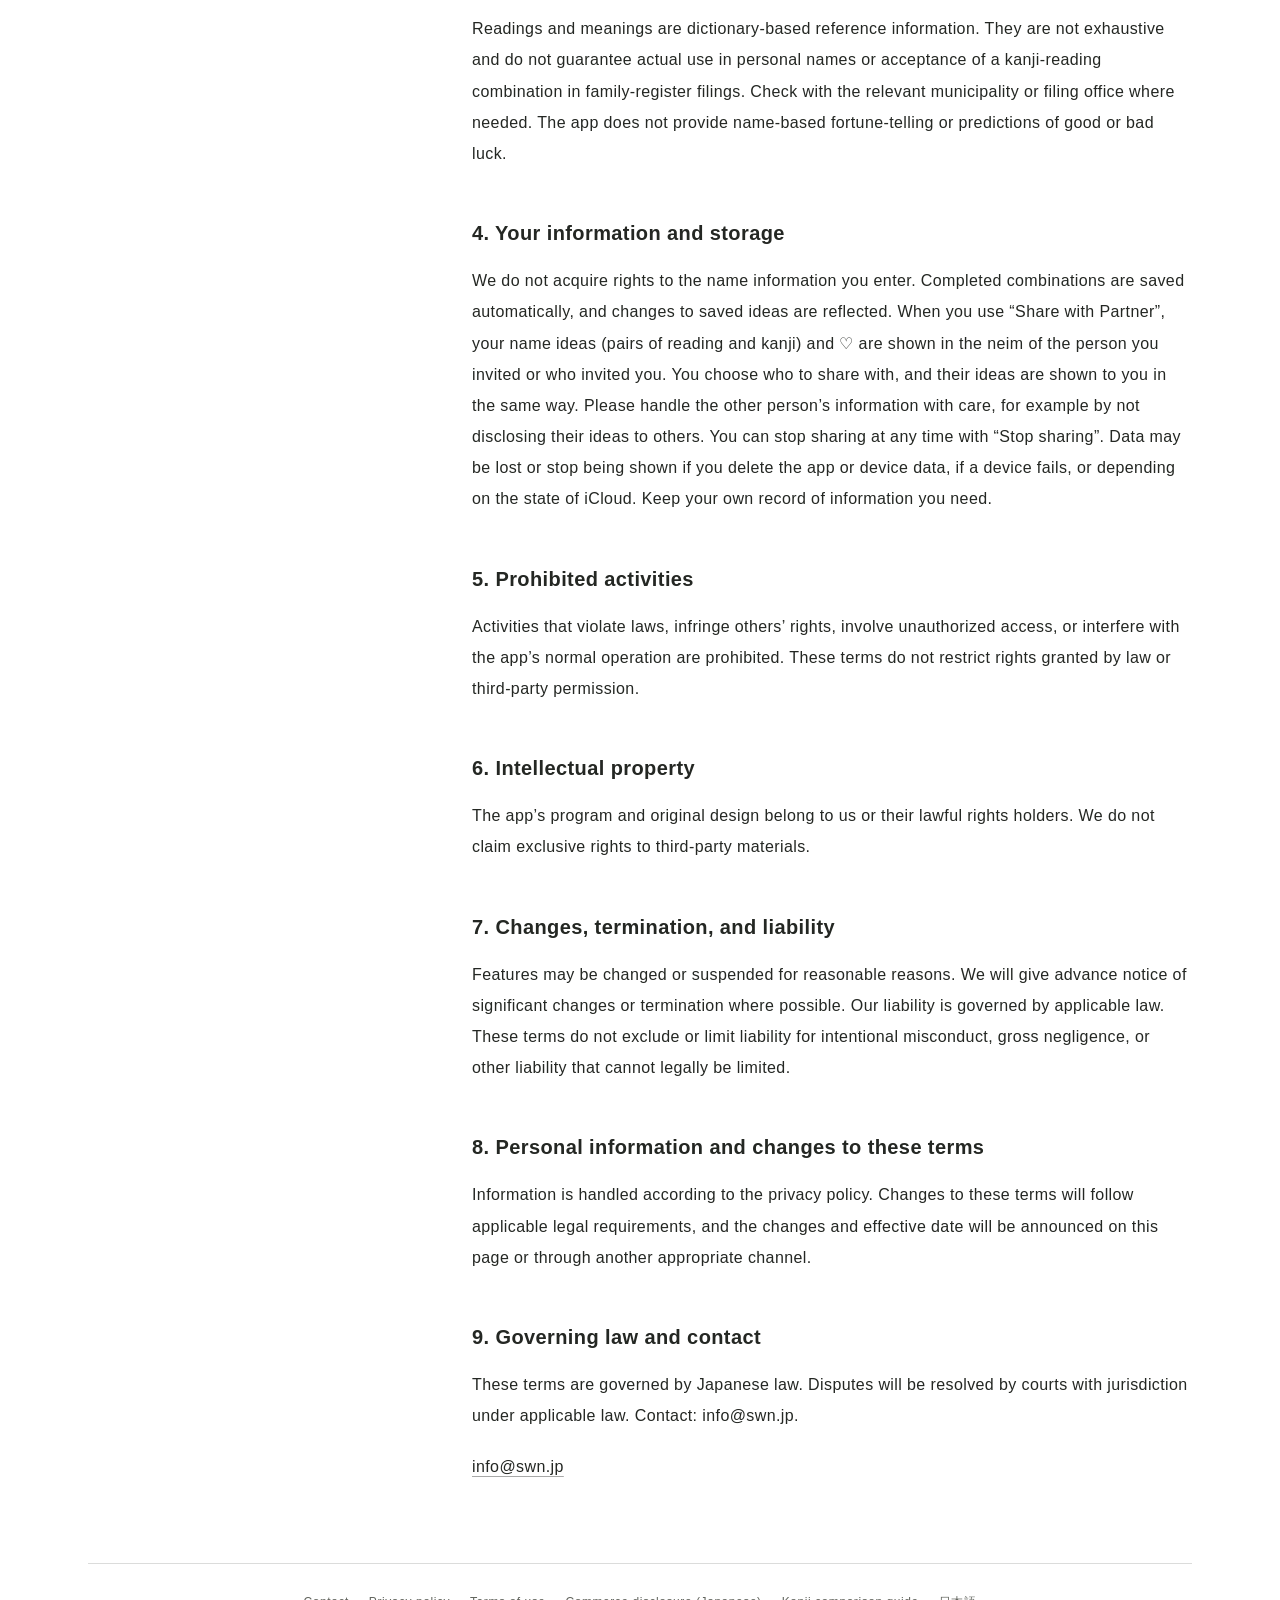
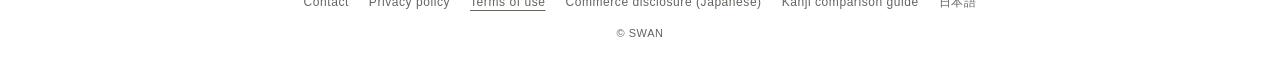
<file: en/terms/index.html>
<!DOCTYPE html><html lang="en"> <head><meta charset="utf-8"><meta name="viewport" content="width=device-width, initial-scale=1, viewport-fit=cover"><meta name="theme-color" content="#fff"><meta name="description" content="Conditions for using neim."><meta property="og:title" content="Terms of use ・ neim"><meta property="og:description" content="Conditions for using neim."><meta property="og:image" content="https://neim.swn.jp/ogp/neim-og-free-v2-20261020.png"><meta property="og:type" content="website"><meta property="og:url" content="https://neim.swn.jp/en/terms/"><meta property="og:site_name" content="neim"><meta property="og:image:width" content="1200"><meta property="og:image:height" content="630"><meta property="og:image:alt" content="neim — Japanese artwork: a free baby-name app"><meta name="twitter:card" content="summary_large_image"><meta name="twitter:title" content="Terms of use ・ neim"><meta name="twitter:description" content="Conditions for using neim."><meta name="twitter:image" content="https://neim.swn.jp/ogp/neim-og-free-v2-20261020.png"><link rel="icon" href="/icons/neim-black-favicon-32.png" type="image/png"><link rel="icon" href="/icons/neim.svg" type="image/svg+xml"><link rel="apple-touch-icon" href="/icons/neim-black-apple-touch-180.png"><link rel="canonical" href="https://neim.swn.jp/en/terms/"><link rel="alternate" hreflang="ja" href="https://neim.swn.jp/terms/"><link rel="alternate" hreflang="en" href="https://neim.swn.jp/en/terms/"><link rel="alternate" hreflang="x-default" href="https://neim.swn.jp/terms/"><title>Terms of use ・ neim</title><link rel="stylesheet" href="/_astro/Base._KjIJRC7.css"><link rel="stylesheet" href="/_astro/Legal.C8zB5rL5.css"></head> <body> <header class="site-header" data-astro-cid-os773jta> <a class="brand" href="/en/" aria-label="neim home" data-astro-cid-os773jta> <img src="/icons/neim.svg" alt="" width="809" height="662" data-astro-cid-os773jta> </a>  </header> <script type="module">const e=document.querySelector("[data-site-menu]");if(e){let i=function(){r++,n?.cancel(),a=!1,e.open=!0,l()||(n=s.animate([{opacity:0,transform:"translateY(-6px)"},{opacity:1,transform:"translateY(0)"}],{duration:160,easing:"cubic-bezier(.42,0,.58,1)"}))};const c=e.querySelector("summary"),s=e.querySelector(".menu-links"),l=()=>matchMedia("(prefers-reduced-motion: reduce)").matches;let r=0,n=null,a=!1;async function o(t=!1){if(!e.open||a)return;const u=++r;if(a=!0,n?.cancel(),l()||(n=s.animate([{opacity:1,transform:"translateY(0)"},{opacity:0,transform:"translateY(-6px)"}],{duration:160,easing:"cubic-bezier(.42,0,.58,1)",fill:"forwards"}),await n.finished.catch(()=>{})),u!==r)return;const f=t&&e.contains(document.activeElement);e.open=!1,n?.cancel(),n=null,a=!1,f&&c.focus({preventScroll:!0})}c.addEventListener("click",t=>{t.preventDefault(),e.open&&!a?o():i()}),document.addEventListener("pointerdown",t=>{e.contains(t.target)||o()}),document.addEventListener("keydown",t=>{t.key==="Escape"&&e.open&&(t.preventDefault(),o(!0))}),e.addEventListener("focusout",t=>{t.relatedTarget&&!e.contains(t.relatedTarget)&&o()});const d=()=>{location.hash==="#contact"&&i()};d(),window.addEventListener("hashchange",d)}</script>  <main class="document-page" id="page-top" data-astro-cid-sxdiwdj4> <header class="document-heading" data-astro-cid-sxdiwdj4> <p class="page-label" lang="en" data-astro-cid-sxdiwdj4></p> <h1 data-astro-cid-sxdiwdj4>Terms of use</h1>  <p class="document-date" data-astro-cid-sxdiwdj4>Last updated <time datetime="2026-11-17" data-astro-cid-sxdiwdj4>2026.11.17</time></p> </header> <div class="document-layout" data-astro-cid-sxdiwdj4> <aside class="desktop-index" data-astro-cid-sxdiwdj4> <nav aria-label="Contents" data-astro-cid-sxdiwdj4> <p class="index-label" data-astro-cid-sxdiwdj4>Contents</p> <ol data-astro-cid-sxdiwdj4><li data-astro-cid-sxdiwdj4><a href="#section-1" data-astro-cid-sxdiwdj4>1. Scope</a></li><li data-astro-cid-sxdiwdj4><a href="#section-2" data-astro-cid-sxdiwdj4>2. The service</a></li><li data-astro-cid-sxdiwdj4><a href="#section-3" data-astro-cid-sxdiwdj4>2-1. “Share with Partner” plans</a></li><li data-astro-cid-sxdiwdj4><a href="#section-4" data-astro-cid-sxdiwdj4>3. Naming reference information</a></li><li data-astro-cid-sxdiwdj4><a href="#section-5" data-astro-cid-sxdiwdj4>4. Your information and storage</a></li><li data-astro-cid-sxdiwdj4><a href="#section-6" data-astro-cid-sxdiwdj4>5. Prohibited activities</a></li><li data-astro-cid-sxdiwdj4><a href="#section-7" data-astro-cid-sxdiwdj4>6. Intellectual property</a></li><li data-astro-cid-sxdiwdj4><a href="#section-8" data-astro-cid-sxdiwdj4>7. Changes, termination, and liability</a></li><li data-astro-cid-sxdiwdj4><a href="#section-9" data-astro-cid-sxdiwdj4>8. Personal information and changes to these terms</a></li><li data-astro-cid-sxdiwdj4><a href="#section-10" data-astro-cid-sxdiwdj4>9. Governing law and contact</a></li></ol> </nav> </aside> <div class="document-reading" data-astro-cid-sxdiwdj4> <details class="mobile-index" data-astro-cid-sxdiwdj4> <summary data-astro-cid-sxdiwdj4>Contents<span aria-hidden="true" data-astro-cid-sxdiwdj4>＋</span></summary> <nav aria-label="Contents" data-astro-cid-sxdiwdj4><ol data-astro-cid-sxdiwdj4><li data-astro-cid-sxdiwdj4><a href="#section-1" data-astro-cid-sxdiwdj4>1. Scope</a></li><li data-astro-cid-sxdiwdj4><a href="#section-2" data-astro-cid-sxdiwdj4>2. The service</a></li><li data-astro-cid-sxdiwdj4><a href="#section-3" data-astro-cid-sxdiwdj4>2-1. “Share with Partner” plans</a></li><li data-astro-cid-sxdiwdj4><a href="#section-4" data-astro-cid-sxdiwdj4>3. Naming reference information</a></li><li data-astro-cid-sxdiwdj4><a href="#section-5" data-astro-cid-sxdiwdj4>4. Your information and storage</a></li><li data-astro-cid-sxdiwdj4><a href="#section-6" data-astro-cid-sxdiwdj4>5. Prohibited activities</a></li><li data-astro-cid-sxdiwdj4><a href="#section-7" data-astro-cid-sxdiwdj4>6. Intellectual property</a></li><li data-astro-cid-sxdiwdj4><a href="#section-8" data-astro-cid-sxdiwdj4>7. Changes, termination, and liability</a></li><li data-astro-cid-sxdiwdj4><a href="#section-9" data-astro-cid-sxdiwdj4>8. Personal information and changes to these terms</a></li><li data-astro-cid-sxdiwdj4><a href="#section-10" data-astro-cid-sxdiwdj4>9. Governing law and contact</a></li></ol></nav> </details> <article class="document-content" aria-label="Terms of use" data-astro-cid-sxdiwdj4> <h2 id="section-1">1. Scope</h2> <p>These terms set out the conditions for using neim, provided by SWAN (operator: TATSUYA SAWANOBORI, referred to below as “we”). Applicable platform terms, including Apple’s standard license agreement, also apply.</p> <h2 id="section-2">2. The service</h2> <p>The app helps you assign kanji to a name’s reading, inspect it alongside a surname, and save candidates. It also offers “Share with Partner” (using iCloud), which lets two people show each other their name ideas. Sending an invitation for “Share with Partner” is paid (see 2-1); all other features are free. There is no advertising and no account with us.</p> <h2 id="section-3">2-1. “Share with Partner” plans</h2> <p>To invite another person, you need to subscribe to the monthly plan (¥300 per month) or the yearly plan (¥2,400 per year). Both are auto-renewing subscriptions and the prices include tax. The invited person can join without subscribing. Prices and conditions are shown in the app and on the App Store, and may differ by country or region.</p> <ul> <li>Free trial: first-time subscribers to either plan get one week free. Unless you cancel at least 24 hours before the trial ends, charges begin when it ends.</li> <li>Payment and renewal: payment is charged to your Apple Account. The subscription renews automatically at the same price and for the same period unless auto-renewal is turned off at least 24 hours before the end of the current period.</li> <li>Cancellation: you can cancel in iOS Settings > [your name] > Subscriptions. After cancelling, you can keep using the plan until the end of the period you have paid for.</li> <li>When a subscription ends: “Share with Partner” stops, and the other person’s ideas and ♡ are no longer shown on either screen. The sharing setup and the other person’s record remain in iCloud, and sharing with the same person resumes if you subscribe again. To end sharing completely, use “Stop sharing”.</li> <li>Refunds: refunds follow Apple’s policies. You can request one from Apple at <a href="https://reportaproblem.apple.com">reportaproblem.apple.com</a>.</li> <li>Price changes: if prices change, we will notify you in accordance with Apple’s procedures.</li> </ul> <p>For seller information required under Japanese law, see the <a href="/commerce/">commerce disclosure (Japanese)</a>.</p> <h2 id="section-4">3. Naming reference information</h2> <p>Readings and meanings are dictionary-based reference information. They are not exhaustive and do not guarantee actual use in personal names or acceptance of a kanji-reading combination in family-register filings. Check with the relevant municipality or filing office where needed. The app does not provide name-based fortune-telling or predictions of good or bad luck.</p> <h2 id="section-5">4. Your information and storage</h2> <p>We do not acquire rights to the name information you enter. Completed combinations are saved automatically, and changes to saved ideas are reflected. When you use “Share with Partner”, your name ideas (pairs of reading and kanji) and ♡ are shown in the neim of the person you invited or who invited you. You choose who to share with, and their ideas are shown to you in the same way. Please handle the other person’s information with care, for example by not disclosing their ideas to others. You can stop sharing at any time with “Stop sharing”. Data may be lost or stop being shown if you delete the app or device data, if a device fails, or depending on the state of iCloud. Keep your own record of information you need.</p> <h2 id="section-6">5. Prohibited activities</h2> <p>Activities that violate laws, infringe others’ rights, involve unauthorized access, or interfere with the app’s normal operation are prohibited. These terms do not restrict rights granted by law or third-party permission.</p> <h2 id="section-7">6. Intellectual property</h2> <p>The app’s program and original design belong to us or their lawful rights holders. We do not claim exclusive rights to third-party materials.</p> <h2 id="section-8">7. Changes, termination, and liability</h2> <p>Features may be changed or suspended for reasonable reasons. We will give advance notice of significant changes or termination where possible. Our liability is governed by applicable law. These terms do not exclude or limit liability for intentional misconduct, gross negligence, or other liability that cannot legally be limited.</p> <h2 id="section-9">8. Personal information and changes to these terms</h2> <p>Information is handled according to the privacy policy. Changes to these terms will follow applicable legal requirements, and the changes and effective date will be announced on this page or through another appropriate channel.</p> <h2 id="section-10">9. Governing law and contact</h2> <p>These terms are governed by Japanese law. Disputes will be resolved by courts with jurisdiction under applicable law. Contact: info@swn.jp.</p> <p><a href="mailto:info@swn.jp">info@swn.jp</a></p> </article> </div> </div> </main>  <footer class="site-footer" data-astro-cid-3jjl35kl><nav aria-label="Site information" data-astro-cid-3jjl35kl><a id="contact" href="mailto:info@swn.jp?subject=neim" data-astro-cid-3jjl35kl>Contact</a><a href="/en/privacy/" data-astro-cid-3jjl35kl>Privacy policy</a><a href="/en/terms/" aria-current="page" data-astro-cid-3jjl35kl>Terms of use</a><a href="/commerce/" data-astro-cid-3jjl35kl>Commerce disclosure (Japanese)</a><a href="/en/guides/compare-kanji/" data-astro-cid-3jjl35kl>Kanji comparison guide</a><a href="/terms/" data-astro-cid-3jjl35kl>日本語</a></nav><p data-astro-cid-3jjl35kl>© SWAN</p></footer> </body></html>
</file>
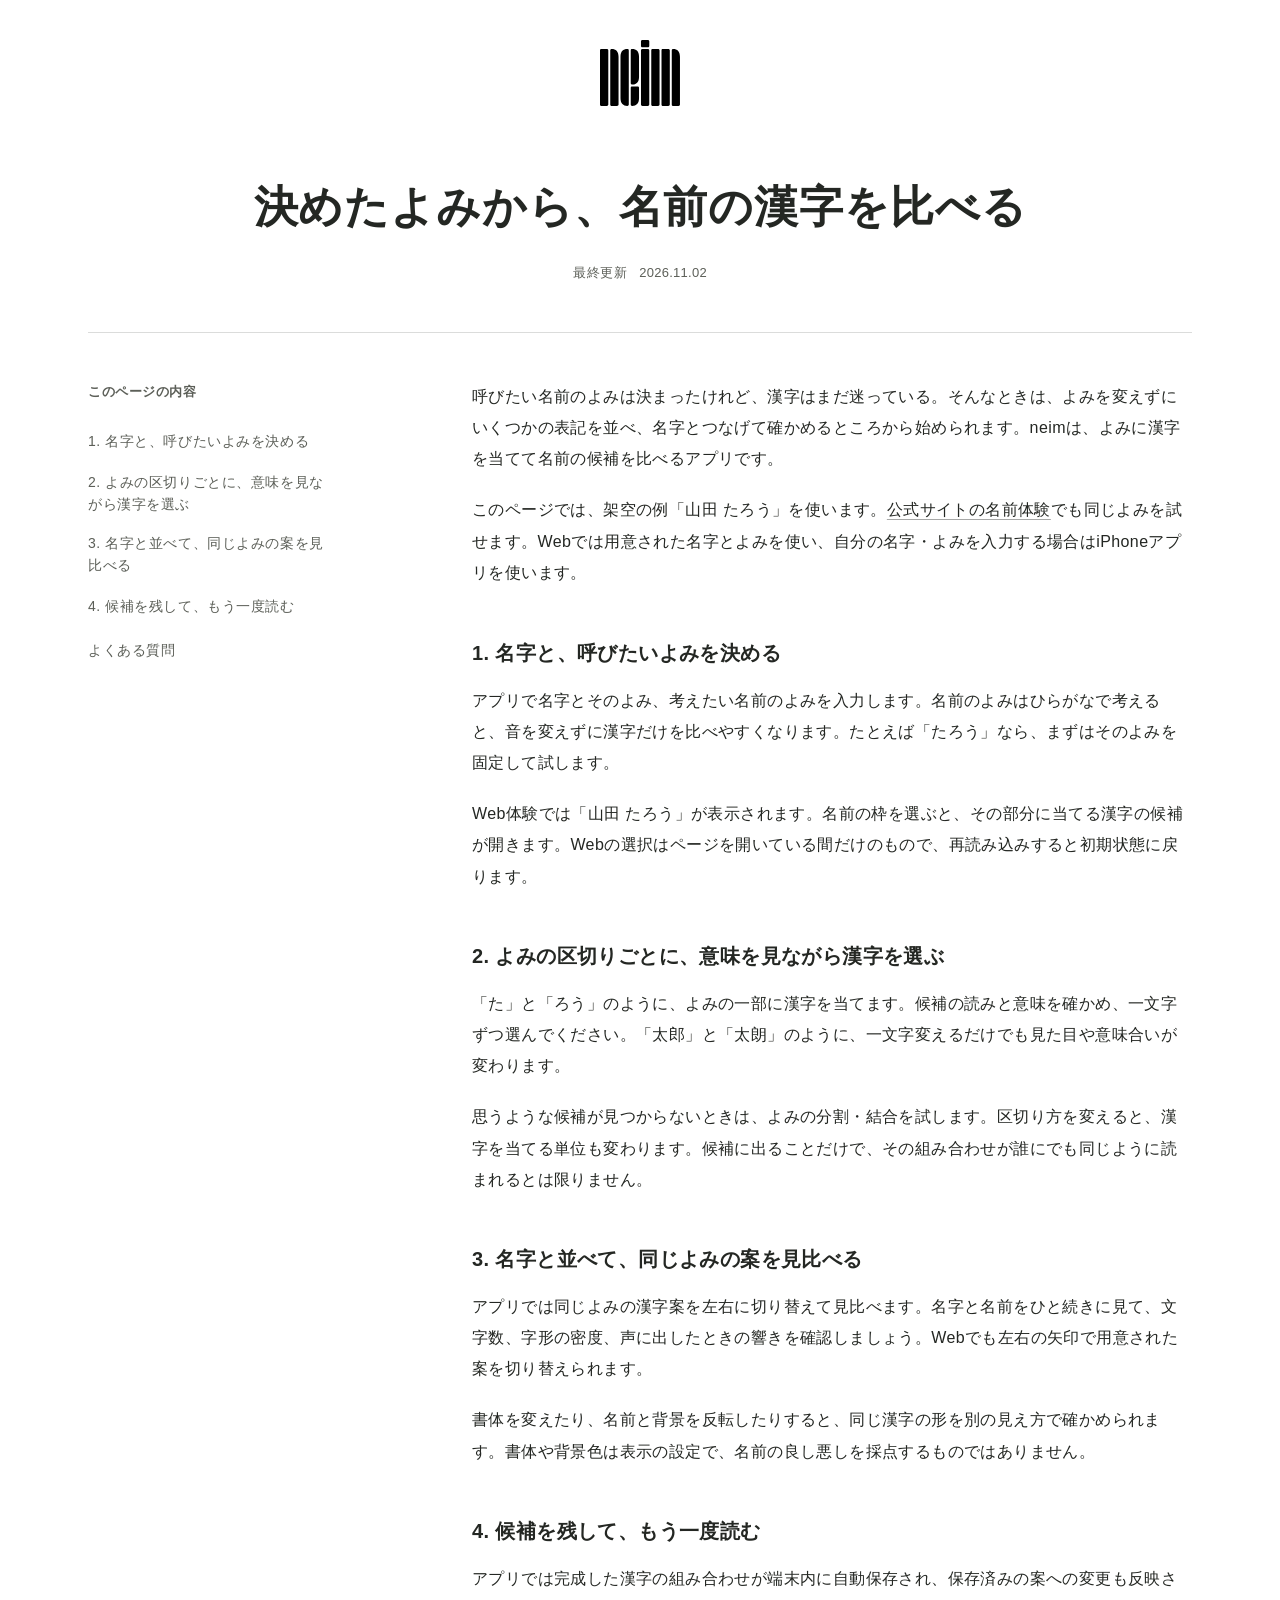
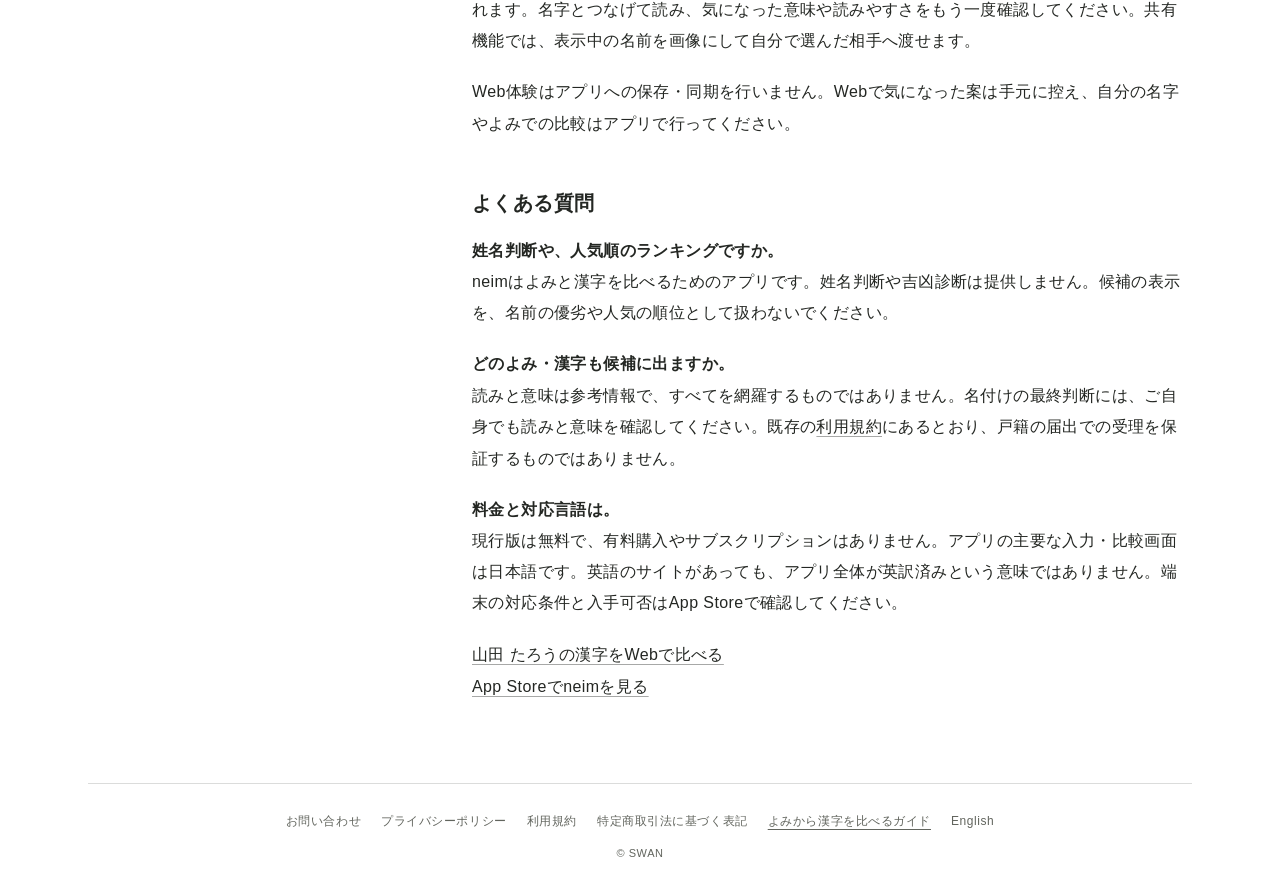
<file: guides/compare-kanji/index.html>
<!DOCTYPE html><html lang="ja"> <head><meta charset="utf-8"><meta name="viewport" content="width=device-width, initial-scale=1, viewport-fit=cover"><meta name="theme-color" content="#fff"><meta name="description" content="赤ちゃんの名前のよみが決まったら、漢字の意味と名字との組み合わせを比べてみましょう。neimの既存Web体験とiPhoneアプリで候補を見比べる手順を紹介します。"><meta property="og:title" content="決めたよみから、名前の漢字を比べる ・ neim"><meta property="og:description" content="赤ちゃんの名前のよみが決まったら、漢字の意味と名字との組み合わせを比べてみましょう。neimの既存Web体験とiPhoneアプリで候補を見比べる手順を紹介します。"><meta property="og:image" content="https://neim.swn.jp/ogp/neim-og-free-v2-20261020.png"><meta property="og:type" content="website"><meta property="og:url" content="https://neim.swn.jp/guides/compare-kanji/"><meta property="og:site_name" content="neim"><meta property="og:image:width" content="1200"><meta property="og:image:height" content="630"><meta property="og:image:alt" content="neim 赤ちゃんの名前がしっくりくるアプリ 完全無料"><meta name="twitter:card" content="summary_large_image"><meta name="twitter:title" content="決めたよみから、名前の漢字を比べる ・ neim"><meta name="twitter:description" content="赤ちゃんの名前のよみが決まったら、漢字の意味と名字との組み合わせを比べてみましょう。neimの既存Web体験とiPhoneアプリで候補を見比べる手順を紹介します。"><meta name="twitter:image" content="https://neim.swn.jp/ogp/neim-og-free-v2-20261020.png"><link rel="icon" href="/icons/neim-black-favicon-32.png" type="image/png"><link rel="icon" href="/icons/neim.svg" type="image/svg+xml"><link rel="apple-touch-icon" href="/icons/neim-black-apple-touch-180.png"><link rel="canonical" href="https://neim.swn.jp/guides/compare-kanji/"><link rel="alternate" hreflang="ja" href="https://neim.swn.jp/guides/compare-kanji/"><link rel="alternate" hreflang="en" href="https://neim.swn.jp/en/guides/compare-kanji/"><link rel="alternate" hreflang="x-default" href="https://neim.swn.jp/guides/compare-kanji/"><title>決めたよみから、名前の漢字を比べる ・ neim</title><link rel="stylesheet" href="/_astro/Base._KjIJRC7.css"><link rel="stylesheet" href="/_astro/Legal.C8zB5rL5.css"></head> <body> <header class="site-header" data-astro-cid-os773jta> <a class="brand" href="/" aria-label="neim ホーム" data-astro-cid-os773jta> <img src="/icons/neim.svg" alt="" width="809" height="662" data-astro-cid-os773jta> </a>  </header> <script type="module">const e=document.querySelector("[data-site-menu]");if(e){let i=function(){r++,n?.cancel(),a=!1,e.open=!0,l()||(n=s.animate([{opacity:0,transform:"translateY(-6px)"},{opacity:1,transform:"translateY(0)"}],{duration:160,easing:"cubic-bezier(.42,0,.58,1)"}))};const c=e.querySelector("summary"),s=e.querySelector(".menu-links"),l=()=>matchMedia("(prefers-reduced-motion: reduce)").matches;let r=0,n=null,a=!1;async function o(t=!1){if(!e.open||a)return;const u=++r;if(a=!0,n?.cancel(),l()||(n=s.animate([{opacity:1,transform:"translateY(0)"},{opacity:0,transform:"translateY(-6px)"}],{duration:160,easing:"cubic-bezier(.42,0,.58,1)",fill:"forwards"}),await n.finished.catch(()=>{})),u!==r)return;const f=t&&e.contains(document.activeElement);e.open=!1,n?.cancel(),n=null,a=!1,f&&c.focus({preventScroll:!0})}c.addEventListener("click",t=>{t.preventDefault(),e.open&&!a?o():i()}),document.addEventListener("pointerdown",t=>{e.contains(t.target)||o()}),document.addEventListener("keydown",t=>{t.key==="Escape"&&e.open&&(t.preventDefault(),o(!0))}),e.addEventListener("focusout",t=>{t.relatedTarget&&!e.contains(t.relatedTarget)&&o()});const d=()=>{location.hash==="#contact"&&i()};d(),window.addEventListener("hashchange",d)}</script>  <main class="document-page" id="page-top" data-astro-cid-sxdiwdj4> <header class="document-heading" data-astro-cid-sxdiwdj4> <p class="page-label" lang="en" data-astro-cid-sxdiwdj4></p> <h1 data-astro-cid-sxdiwdj4>決めたよみから、名前の漢字を比べる</h1>  <p class="document-date" data-astro-cid-sxdiwdj4>最終更新 <time datetime="2026-11-02" data-astro-cid-sxdiwdj4>2026.11.02</time></p> </header> <div class="document-layout" data-astro-cid-sxdiwdj4> <aside class="desktop-index" data-astro-cid-sxdiwdj4> <nav aria-label="このページの目次" data-astro-cid-sxdiwdj4> <p class="index-label" data-astro-cid-sxdiwdj4>このページの内容</p> <ol data-astro-cid-sxdiwdj4><li data-astro-cid-sxdiwdj4><a href="#section-1" data-astro-cid-sxdiwdj4>1. 名字と、呼びたいよみを決める</a></li><li data-astro-cid-sxdiwdj4><a href="#section-2" data-astro-cid-sxdiwdj4>2. よみの区切りごとに、意味を見ながら漢字を選ぶ</a></li><li data-astro-cid-sxdiwdj4><a href="#section-3" data-astro-cid-sxdiwdj4>3. 名字と並べて、同じよみの案を見比べる</a></li><li data-astro-cid-sxdiwdj4><a href="#section-4" data-astro-cid-sxdiwdj4>4. 候補を残して、もう一度読む</a></li><li data-astro-cid-sxdiwdj4><a href="#section-5" data-astro-cid-sxdiwdj4>よくある質問</a></li></ol> </nav> </aside> <div class="document-reading" data-astro-cid-sxdiwdj4> <details class="mobile-index" data-astro-cid-sxdiwdj4> <summary data-astro-cid-sxdiwdj4>このページの内容<span aria-hidden="true" data-astro-cid-sxdiwdj4>＋</span></summary> <nav aria-label="このページの目次" data-astro-cid-sxdiwdj4><ol data-astro-cid-sxdiwdj4><li data-astro-cid-sxdiwdj4><a href="#section-1" data-astro-cid-sxdiwdj4>1. 名字と、呼びたいよみを決める</a></li><li data-astro-cid-sxdiwdj4><a href="#section-2" data-astro-cid-sxdiwdj4>2. よみの区切りごとに、意味を見ながら漢字を選ぶ</a></li><li data-astro-cid-sxdiwdj4><a href="#section-3" data-astro-cid-sxdiwdj4>3. 名字と並べて、同じよみの案を見比べる</a></li><li data-astro-cid-sxdiwdj4><a href="#section-4" data-astro-cid-sxdiwdj4>4. 候補を残して、もう一度読む</a></li><li data-astro-cid-sxdiwdj4><a href="#section-5" data-astro-cid-sxdiwdj4>よくある質問</a></li></ol></nav> </details> <article class="document-content" aria-label="決めたよみから、名前の漢字を比べる" data-astro-cid-sxdiwdj4> <p>呼びたい名前のよみは決まったけれど、漢字はまだ迷っている。そんなときは、よみを変えずにいくつかの表記を並べ、名字とつなげて確かめるところから始められます。neimは、よみに漢字を当てて名前の候補を比べるアプリです。</p> <p>このページでは、架空の例「山田 たろう」を使います。<a href="/">公式サイトの名前体験</a>でも同じよみを試せます。Webでは用意された名字とよみを使い、自分の名字・よみを入力する場合はiPhoneアプリを使います。</p> <h2 id="section-1">1. 名字と、呼びたいよみを決める</h2> <p>アプリで名字とそのよみ、考えたい名前のよみを入力します。名前のよみはひらがなで考えると、音を変えずに漢字だけを比べやすくなります。たとえば「たろう」なら、まずはそのよみを固定して試します。</p> <p>Web体験では「山田 たろう」が表示されます。名前の枠を選ぶと、その部分に当てる漢字の候補が開きます。Webの選択はページを開いている間だけのもので、再読み込みすると初期状態に戻ります。</p> <h2 id="section-2">2. よみの区切りごとに、意味を見ながら漢字を選ぶ</h2> <p>「た」と「ろう」のように、よみの一部に漢字を当てます。候補の読みと意味を確かめ、一文字ずつ選んでください。「太郎」と「太朗」のように、一文字変えるだけでも見た目や意味合いが変わります。</p> <p>思うような候補が見つからないときは、よみの分割・結合を試します。区切り方を変えると、漢字を当てる単位も変わります。候補に出ることだけで、その組み合わせが誰にでも同じように読まれるとは限りません。</p> <h2 id="section-3">3. 名字と並べて、同じよみの案を見比べる</h2> <p>アプリでは同じよみの漢字案を左右に切り替えて見比べます。名字と名前をひと続きに見て、文字数、字形の密度、声に出したときの響きを確認しましょう。Webでも左右の矢印で用意された案を切り替えられます。</p> <p>書体を変えたり、名前と背景を反転したりすると、同じ漢字の形を別の見え方で確かめられます。書体や背景色は表示の設定で、名前の良し悪しを採点するものではありません。</p> <h2 id="section-4">4. 候補を残して、もう一度読む</h2> <p>アプリでは完成した漢字の組み合わせが端末内に自動保存され、保存済みの案への変更も反映されます。名字とつなげて読み、気になった意味や読みやすさをもう一度確認してください。共有機能では、表示中の名前を画像にして自分で選んだ相手へ渡せます。</p> <p>Web体験はアプリへの保存・同期を行いません。Webで気になった案は手元に控え、自分の名字やよみでの比較はアプリで行ってください。</p> <h2 id="section-5">よくある質問</h2> <p><strong>姓名判断や、人気順のランキングですか。</strong><br>neimはよみと漢字を比べるためのアプリです。姓名判断や吉凶診断は提供しません。候補の表示を、名前の優劣や人気の順位として扱わないでください。</p> <p><strong>どのよみ・漢字も候補に出ますか。</strong><br>読みと意味は参考情報で、すべてを網羅するものではありません。名付けの最終判断には、ご自身でも読みと意味を確認してください。既存の<a href="/terms/">利用規約</a>にあるとおり、戸籍の届出での受理を保証するものではありません。</p> <p><strong>料金と対応言語は。</strong><br>現行版は無料で、有料購入やサブスクリプションはありません。アプリの主要な入力・比較画面は日本語です。英語のサイトがあっても、アプリ全体が英訳済みという意味ではありません。端末の対応条件と入手可否はApp Storeで確認してください。</p> <p><a href="/">山田 たろうの漢字をWebで比べる</a><br><a href="https://apps.apple.com/jp/app/id6821588050">App Storeでneimを見る</a></p> </article> </div> </div> </main>  <footer class="site-footer" data-astro-cid-3jjl35kl><nav aria-label="サイト情報" data-astro-cid-3jjl35kl><a id="contact" href="mailto:info@swn.jp?subject=neim" data-astro-cid-3jjl35kl>お問い合わせ</a><a href="/privacy/" data-astro-cid-3jjl35kl>プライバシーポリシー</a><a href="/terms/" data-astro-cid-3jjl35kl>利用規約</a><a href="/commerce/" data-astro-cid-3jjl35kl>特定商取引法に基づく表記</a><a href="/guides/compare-kanji/" aria-current="page" data-astro-cid-3jjl35kl>よみから漢字を比べるガイド</a><a href="/en/guides/compare-kanji/" data-astro-cid-3jjl35kl>English</a></nav><p data-astro-cid-3jjl35kl>© SWAN</p></footer> </body></html>
</file>
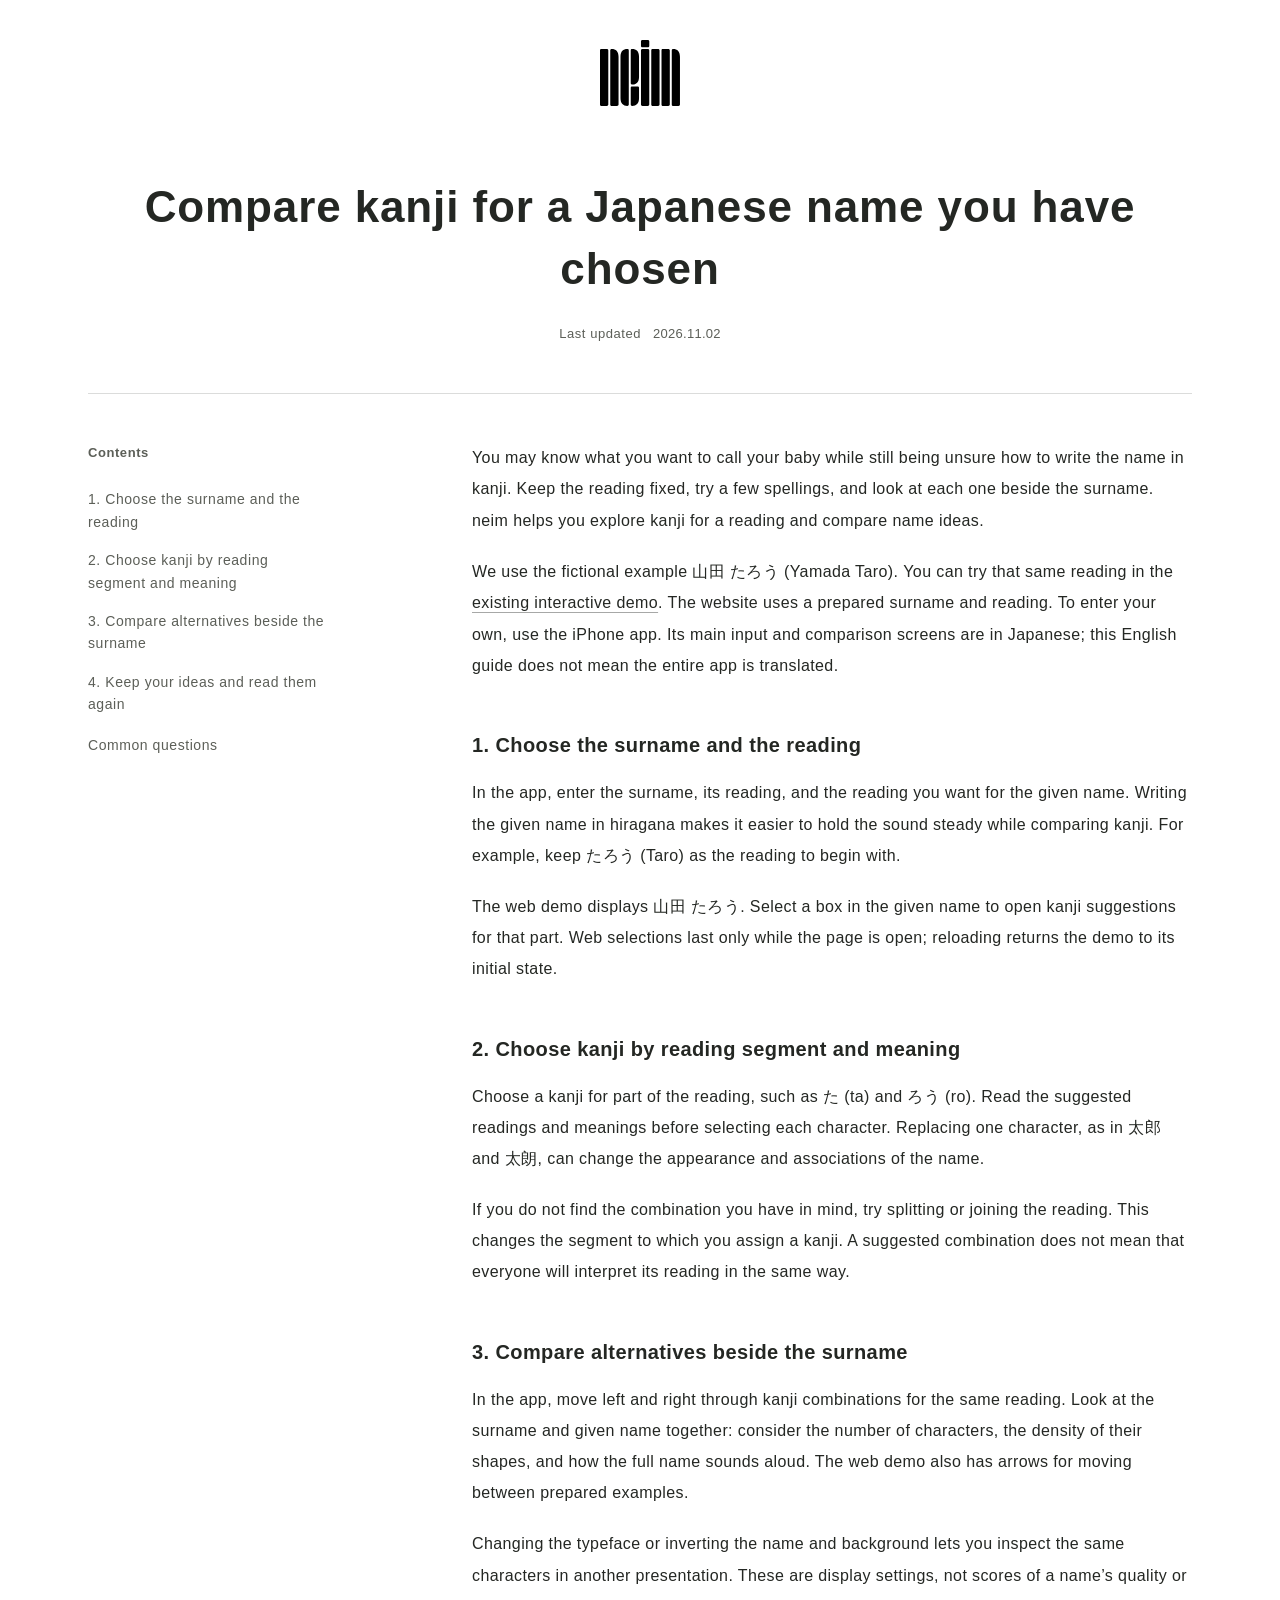
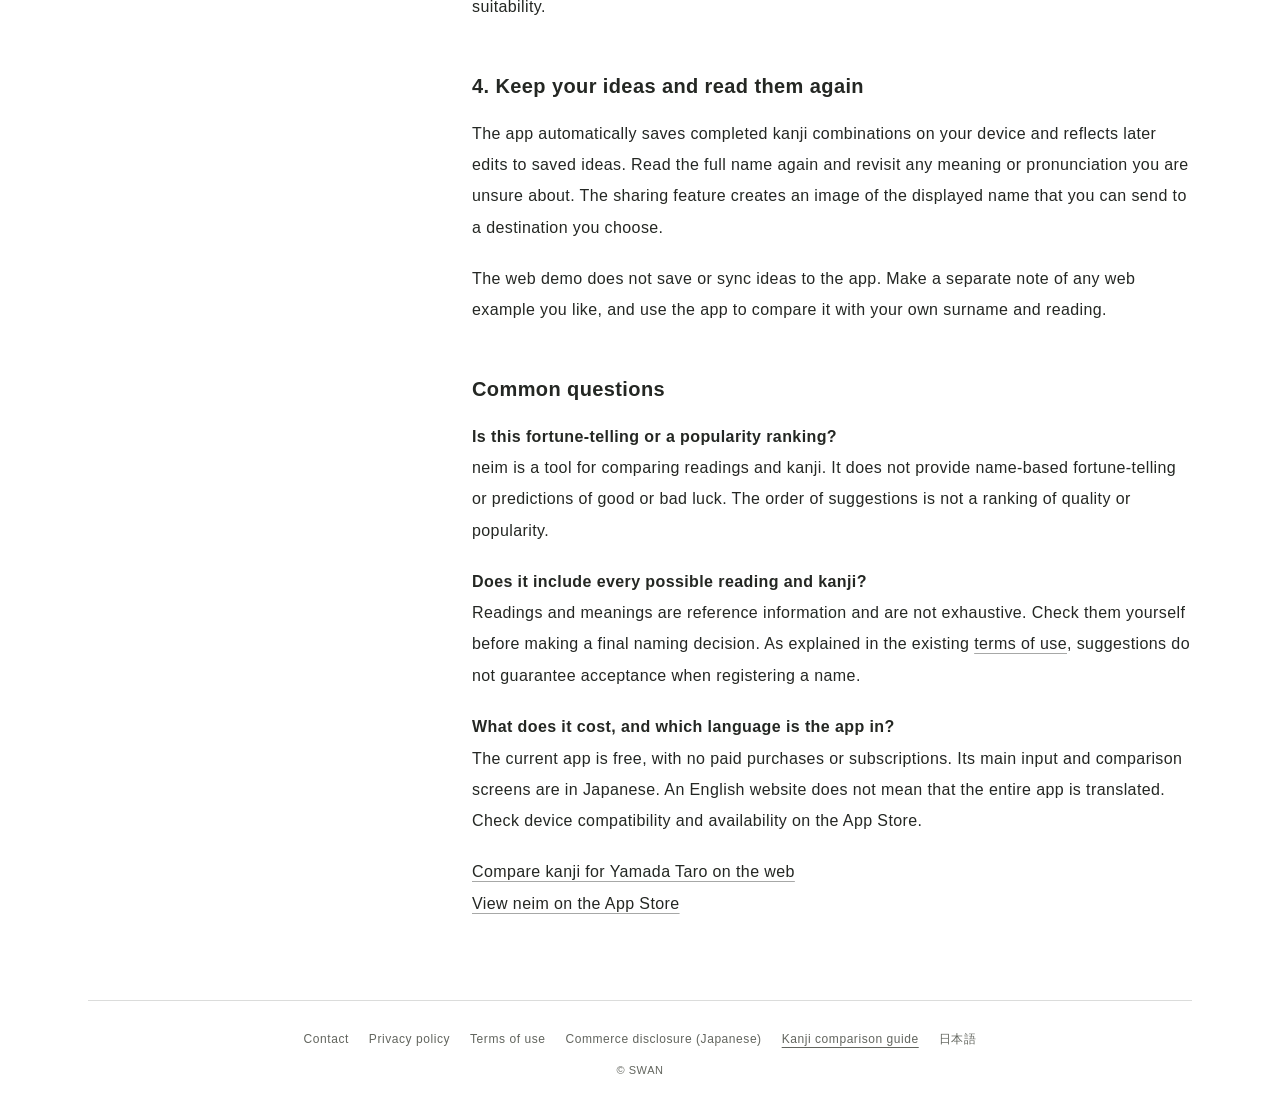
<file: en/guides/compare-kanji/index.html>
<!DOCTYPE html><html lang="en"> <head><meta charset="utf-8"><meta name="viewport" content="width=device-width, initial-scale=1, viewport-fit=cover"><meta name="theme-color" content="#fff"><meta name="description" content="Keep a Japanese name’s reading fixed and compare kanji alongside a surname. Learn how to explore meanings, try different combinations, and revisit your ideas with neim."><meta property="og:title" content="Compare kanji for a Japanese name you have chosen ・ neim"><meta property="og:description" content="Keep a Japanese name’s reading fixed and compare kanji alongside a surname. Learn how to explore meanings, try different combinations, and revisit your ideas with neim."><meta property="og:image" content="https://neim.swn.jp/ogp/neim-og-free-v2-20261020.png"><meta property="og:type" content="website"><meta property="og:url" content="https://neim.swn.jp/en/guides/compare-kanji/"><meta property="og:site_name" content="neim"><meta property="og:image:width" content="1200"><meta property="og:image:height" content="630"><meta property="og:image:alt" content="neim — Japanese artwork: a free baby-name app"><meta name="twitter:card" content="summary_large_image"><meta name="twitter:title" content="Compare kanji for a Japanese name you have chosen ・ neim"><meta name="twitter:description" content="Keep a Japanese name’s reading fixed and compare kanji alongside a surname. Learn how to explore meanings, try different combinations, and revisit your ideas with neim."><meta name="twitter:image" content="https://neim.swn.jp/ogp/neim-og-free-v2-20261020.png"><link rel="icon" href="/icons/neim-black-favicon-32.png" type="image/png"><link rel="icon" href="/icons/neim.svg" type="image/svg+xml"><link rel="apple-touch-icon" href="/icons/neim-black-apple-touch-180.png"><link rel="canonical" href="https://neim.swn.jp/en/guides/compare-kanji/"><link rel="alternate" hreflang="ja" href="https://neim.swn.jp/guides/compare-kanji/"><link rel="alternate" hreflang="en" href="https://neim.swn.jp/en/guides/compare-kanji/"><link rel="alternate" hreflang="x-default" href="https://neim.swn.jp/guides/compare-kanji/"><title>Compare kanji for a Japanese name you have chosen ・ neim</title><link rel="stylesheet" href="/_astro/Base._KjIJRC7.css"><link rel="stylesheet" href="/_astro/Legal.C8zB5rL5.css"></head> <body> <header class="site-header" data-astro-cid-os773jta> <a class="brand" href="/en/" aria-label="neim home" data-astro-cid-os773jta> <img src="/icons/neim.svg" alt="" width="809" height="662" data-astro-cid-os773jta> </a>  </header> <script type="module">const e=document.querySelector("[data-site-menu]");if(e){let i=function(){r++,n?.cancel(),a=!1,e.open=!0,l()||(n=s.animate([{opacity:0,transform:"translateY(-6px)"},{opacity:1,transform:"translateY(0)"}],{duration:160,easing:"cubic-bezier(.42,0,.58,1)"}))};const c=e.querySelector("summary"),s=e.querySelector(".menu-links"),l=()=>matchMedia("(prefers-reduced-motion: reduce)").matches;let r=0,n=null,a=!1;async function o(t=!1){if(!e.open||a)return;const u=++r;if(a=!0,n?.cancel(),l()||(n=s.animate([{opacity:1,transform:"translateY(0)"},{opacity:0,transform:"translateY(-6px)"}],{duration:160,easing:"cubic-bezier(.42,0,.58,1)",fill:"forwards"}),await n.finished.catch(()=>{})),u!==r)return;const f=t&&e.contains(document.activeElement);e.open=!1,n?.cancel(),n=null,a=!1,f&&c.focus({preventScroll:!0})}c.addEventListener("click",t=>{t.preventDefault(),e.open&&!a?o():i()}),document.addEventListener("pointerdown",t=>{e.contains(t.target)||o()}),document.addEventListener("keydown",t=>{t.key==="Escape"&&e.open&&(t.preventDefault(),o(!0))}),e.addEventListener("focusout",t=>{t.relatedTarget&&!e.contains(t.relatedTarget)&&o()});const d=()=>{location.hash==="#contact"&&i()};d(),window.addEventListener("hashchange",d)}</script>  <main class="document-page" id="page-top" data-astro-cid-sxdiwdj4> <header class="document-heading" data-astro-cid-sxdiwdj4> <p class="page-label" lang="en" data-astro-cid-sxdiwdj4></p> <h1 data-astro-cid-sxdiwdj4>Compare kanji for a Japanese name you have chosen</h1>  <p class="document-date" data-astro-cid-sxdiwdj4>Last updated <time datetime="2026-11-02" data-astro-cid-sxdiwdj4>2026.11.02</time></p> </header> <div class="document-layout" data-astro-cid-sxdiwdj4> <aside class="desktop-index" data-astro-cid-sxdiwdj4> <nav aria-label="Contents" data-astro-cid-sxdiwdj4> <p class="index-label" data-astro-cid-sxdiwdj4>Contents</p> <ol data-astro-cid-sxdiwdj4><li data-astro-cid-sxdiwdj4><a href="#section-1" data-astro-cid-sxdiwdj4>1. Choose the surname and the reading</a></li><li data-astro-cid-sxdiwdj4><a href="#section-2" data-astro-cid-sxdiwdj4>2. Choose kanji by reading segment and meaning</a></li><li data-astro-cid-sxdiwdj4><a href="#section-3" data-astro-cid-sxdiwdj4>3. Compare alternatives beside the surname</a></li><li data-astro-cid-sxdiwdj4><a href="#section-4" data-astro-cid-sxdiwdj4>4. Keep your ideas and read them again</a></li><li data-astro-cid-sxdiwdj4><a href="#section-5" data-astro-cid-sxdiwdj4>Common questions</a></li></ol> </nav> </aside> <div class="document-reading" data-astro-cid-sxdiwdj4> <details class="mobile-index" data-astro-cid-sxdiwdj4> <summary data-astro-cid-sxdiwdj4>Contents<span aria-hidden="true" data-astro-cid-sxdiwdj4>＋</span></summary> <nav aria-label="Contents" data-astro-cid-sxdiwdj4><ol data-astro-cid-sxdiwdj4><li data-astro-cid-sxdiwdj4><a href="#section-1" data-astro-cid-sxdiwdj4>1. Choose the surname and the reading</a></li><li data-astro-cid-sxdiwdj4><a href="#section-2" data-astro-cid-sxdiwdj4>2. Choose kanji by reading segment and meaning</a></li><li data-astro-cid-sxdiwdj4><a href="#section-3" data-astro-cid-sxdiwdj4>3. Compare alternatives beside the surname</a></li><li data-astro-cid-sxdiwdj4><a href="#section-4" data-astro-cid-sxdiwdj4>4. Keep your ideas and read them again</a></li><li data-astro-cid-sxdiwdj4><a href="#section-5" data-astro-cid-sxdiwdj4>Common questions</a></li></ol></nav> </details> <article class="document-content" aria-label="Compare kanji for a Japanese name you have chosen" data-astro-cid-sxdiwdj4> <p>You may know what you want to call your baby while still being unsure how to write the name in kanji. Keep the reading fixed, try a few spellings, and look at each one beside the surname. neim helps you explore kanji for a reading and compare name ideas.</p> <p>We use the fictional example 山田 たろう (Yamada Taro). You can try that same reading in the <a href="/en/">existing interactive demo</a>. The website uses a prepared surname and reading. To enter your own, use the iPhone app. Its main input and comparison screens are in Japanese; this English guide does not mean the entire app is translated.</p> <h2 id="section-1">1. Choose the surname and the reading</h2> <p>In the app, enter the surname, its reading, and the reading you want for the given name. Writing the given name in hiragana makes it easier to hold the sound steady while comparing kanji. For example, keep たろう (Taro) as the reading to begin with.</p> <p>The web demo displays 山田 たろう. Select a box in the given name to open kanji suggestions for that part. Web selections last only while the page is open; reloading returns the demo to its initial state.</p> <h2 id="section-2">2. Choose kanji by reading segment and meaning</h2> <p>Choose a kanji for part of the reading, such as た (ta) and ろう (ro). Read the suggested readings and meanings before selecting each character. Replacing one character, as in 太郎 and 太朗, can change the appearance and associations of the name.</p> <p>If you do not find the combination you have in mind, try splitting or joining the reading. This changes the segment to which you assign a kanji. A suggested combination does not mean that everyone will interpret its reading in the same way.</p> <h2 id="section-3">3. Compare alternatives beside the surname</h2> <p>In the app, move left and right through kanji combinations for the same reading. Look at the surname and given name together: consider the number of characters, the density of their shapes, and how the full name sounds aloud. The web demo also has arrows for moving between prepared examples.</p> <p>Changing the typeface or inverting the name and background lets you inspect the same characters in another presentation. These are display settings, not scores of a name’s quality or suitability.</p> <h2 id="section-4">4. Keep your ideas and read them again</h2> <p>The app automatically saves completed kanji combinations on your device and reflects later edits to saved ideas. Read the full name again and revisit any meaning or pronunciation you are unsure about. The sharing feature creates an image of the displayed name that you can send to a destination you choose.</p> <p>The web demo does not save or sync ideas to the app. Make a separate note of any web example you like, and use the app to compare it with your own surname and reading.</p> <h2 id="section-5">Common questions</h2> <p><strong>Is this fortune-telling or a popularity ranking?</strong><br>neim is a tool for comparing readings and kanji. It does not provide name-based fortune-telling or predictions of good or bad luck. The order of suggestions is not a ranking of quality or popularity.</p> <p><strong>Does it include every possible reading and kanji?</strong><br>Readings and meanings are reference information and are not exhaustive. Check them yourself before making a final naming decision. As explained in the existing <a href="/en/terms/">terms of use</a>, suggestions do not guarantee acceptance when registering a name.</p> <p><strong>What does it cost, and which language is the app in?</strong><br>The current app is free, with no paid purchases or subscriptions. Its main input and comparison screens are in Japanese. An English website does not mean that the entire app is translated. Check device compatibility and availability on the App Store.</p> <p><a href="/en/">Compare kanji for Yamada Taro on the web</a><br><a href="https://apps.apple.com/jp/app/id6821588050">View neim on the App Store</a></p> </article> </div> </div> </main>  <footer class="site-footer" data-astro-cid-3jjl35kl><nav aria-label="Site information" data-astro-cid-3jjl35kl><a id="contact" href="mailto:info@swn.jp?subject=neim" data-astro-cid-3jjl35kl>Contact</a><a href="/en/privacy/" data-astro-cid-3jjl35kl>Privacy policy</a><a href="/en/terms/" data-astro-cid-3jjl35kl>Terms of use</a><a href="/commerce/" data-astro-cid-3jjl35kl>Commerce disclosure (Japanese)</a><a href="/en/guides/compare-kanji/" aria-current="page" data-astro-cid-3jjl35kl>Kanji comparison guide</a><a href="/guides/compare-kanji/" data-astro-cid-3jjl35kl>日本語</a></nav><p data-astro-cid-3jjl35kl>© SWAN</p></footer> </body></html>
</file>
<file: _astro/Base._KjIJRC7.css>
:root{--ink: #242723;--ink-soft: #242723;--ink-light: #62655e;--line: #898d82;--line-soft: #dedfd5;--paper: #fff;--paper-2: #eef2ff;--paper-3: #e3e6ef;--accent-red: #414e3d;--font-jp: "Hiragino Sans", "Yu Gothic", Meiryo, sans-serif;--font-mono: ui-monospace, "SFMono-Regular", Menlo, Consolas, monospace;--space-xs: 6px;--space-sm: 10px;--space-md: 14px;--space-lg: 20px;--space-xl: 28px;--radius-sm: 8px;--radius-card: 24px;--radius-sheet: 24px;--border-hard: 1px;--border-soft: 1px;--tracking-jp: .035em;--tracking-jp-l: .2em}*{box-sizing:border-box}html{--app-height: 100vh;--safe-top: env(safe-area-inset-top, 0px);--safe-bottom: env(safe-area-inset-bottom, 0px);--safe-left: env(safe-area-inset-left, 0px);--safe-right: env(safe-area-inset-right, 0px);font-family:var(--font-jp);color:var(--ink);background:var(--paper);-webkit-font-smoothing:antialiased;-moz-osx-font-smoothing:grayscale}@supports (height:100svh){html{--app-height:100svh}}@supports (height:100dvh){html{--app-height:100dvh}}html:has(.name-experience){background:var(--najimu-background,#fff) fixed;background-color:var(--najimu-base,#fff)}body:has(.name-experience){background-color:var(--najimu-base,#fff)}html:has(.document-page){background:#fff}body:has(.document-page){padding:var(--safe-top) var(--safe-right) var(--safe-bottom) var(--safe-left)}body{margin:0;line-height:1.7;letter-spacing:var(--tracking-jp)}a{color:var(--ink);text-decoration:none;border-bottom:1px solid var(--line-soft)}a:hover{border-bottom-color:var(--accent-red)}h1,h2,h3{font-weight:700;letter-spacing:var(--tracking-jp);margin:0 0 var(--space-md)}img{max-width:100%;height:auto;display:block}.container{max-width:1184px;margin:0 auto;padding:var(--space-xl) 40px}.container-narrow{max-width:680px}.jp-vertical{writing-mode:vertical-rl;letter-spacing:var(--tracking-jp-l);color:var(--accent-red)}:focus-visible{outline:2px solid var(--accent-red);outline-offset:4px}@media(prefers-reduced-motion:reduce){*,*:before,*:after{animation:none!important;transition:none!important}}button{-webkit-tap-highlight-color:transparent}a:hover{color:var(--accent-red)}.sr-only{position:absolute;width:1px;height:1px;padding:0;margin:-1px;overflow:hidden;clip-path:inset(50%);white-space:nowrap;border:0}@media(max-width:700px){.container{padding-inline:24px}}body:has(.name-experience[data-inverted=true]) .site-header a,body:has(.name-experience[data-inverted=true]) .site-header .support{color:#fff}body:has(.name-experience[data-inverted=true]) .site-header .brand img{filter:invert(1)}.site-header[data-astro-cid-os773jta]{display:flex;justify-content:center;padding:calc(22px + var(--safe-top)) max(24px,var(--safe-right)) 18px max(24px,var(--safe-left))}.brand[data-astro-cid-os773jta]{display:flex;align-items:center;justify-content:center;min-width:80px;min-height:66px;border:0;transition:opacity .16s cubic-bezier(.42,0,.58,1)}@media(hover:hover)and (pointer:fine){.brand[data-astro-cid-os773jta]:hover{opacity:.65}}.brand[data-astro-cid-os773jta]:active{opacity:.5}.brand[data-astro-cid-os773jta] img[data-astro-cid-os773jta]{display:block;width:80px;height:auto;transition:filter .5s cubic-bezier(.42,0,.58,1)}.site-menu[data-astro-cid-os773jta]{position:absolute;top:calc(32px + var(--safe-top));right:max(24px,var(--safe-right));z-index:1}summary[data-astro-cid-os773jta]{display:flex;justify-content:center;align-items:center;width:44px;height:44px;border:0;border-radius:50%;list-style:none;cursor:pointer;color:#000;background:transparent;-webkit-tap-highlight-color:transparent;touch-action:manipulation;transition:background-color .16s cubic-bezier(.42,0,.58,1),color .16s cubic-bezier(.42,0,.58,1)}summary[data-astro-cid-os773jta]::-webkit-details-marker{display:none}.menu-icon[data-astro-cid-os773jta]{display:block;width:24px;height:24px;fill:currentColor;pointer-events:none}summary[data-astro-cid-os773jta]:focus-visible{outline:2px solid currentColor;outline-offset:3px}.menu-links[data-astro-cid-os773jta]{position:absolute;top:calc(100% + 8px);right:0;display:flex;flex-direction:column;width:min(272px,calc(100vw - 32px));padding:8px;border:1px solid #e8e8e8;border-radius:18px;color:#000;background:#fffffff5;box-shadow:0 8px 24px #0000000d;backdrop-filter:blur(16px)}.site-header[data-astro-cid-os773jta] .site-menu[data-astro-cid-os773jta] a[data-astro-cid-os773jta]{display:flex;align-items:center;min-height:48px;padding:10px 14px;border:0;border-radius:10px;color:#000;font-size:14px;white-space:nowrap;transition:background-color .16s cubic-bezier(.42,0,.58,1)}.menu-links[data-astro-cid-os773jta] a[data-astro-cid-os773jta]:focus-visible{outline:2px solid #000;outline-offset:0}@media(hover:hover)and (pointer:fine){summary[data-astro-cid-os773jta]:hover{background:color-mix(in srgb,currentColor 8%,transparent)}.menu-links[data-astro-cid-os773jta] a[data-astro-cid-os773jta]:hover{background:#00000008}}summary[data-astro-cid-os773jta]:active{background:color-mix(in srgb,currentColor 14%,transparent)}.menu-links[data-astro-cid-os773jta] a[data-astro-cid-os773jta]:active{background:#00000012}body:has(.name-experience[data-inverted=true]) summary[data-astro-cid-os773jta]{color:#fff}@media(prefers-reduced-motion:reduce){.brand[data-astro-cid-os773jta] img[data-astro-cid-os773jta]{transition:none}}@media(min-width:1100px)and (min-height:700px){.site-header[data-astro-cid-os773jta]{padding-top:calc(40px + var(--safe-top))}.site-menu[data-astro-cid-os773jta]{top:calc(50px + var(--safe-top));right:max(40px,var(--safe-right))}}@media(max-width:700px){.brand[data-astro-cid-os773jta] img[data-astro-cid-os773jta]{width:64px}}@media(max-width:700px){.site-header[data-astro-cid-os773jta]{padding-top:calc(18px + var(--safe-top));padding-bottom:14px}.site-menu[data-astro-cid-os773jta]{top:calc(28px + var(--safe-top));right:max(16px,var(--safe-right))}}.site-footer[data-astro-cid-3jjl35kl]{position:relative;padding:8px max(16px,var(--safe-right)) calc(12px + var(--safe-bottom)) max(16px,var(--safe-left));text-align:center}nav[data-astro-cid-3jjl35kl]{display:flex;justify-content:center;align-items:center;flex-wrap:wrap;gap:20px}a[data-astro-cid-3jjl35kl]{display:inline-flex;align-items:center;min-height:44px;border:0;color:var(--ink-light);font-size:12px;white-space:nowrap}a[data-astro-cid-3jjl35kl][aria-current=page]{text-decoration:underline;text-underline-offset:4px}a[data-astro-cid-3jjl35kl]{transition:opacity .16s cubic-bezier(.42,0,.58,1)}@media(hover:hover)and (pointer:fine){a[data-astro-cid-3jjl35kl]:hover{opacity:.65;text-decoration:underline;text-underline-offset:4px}}a[data-astro-cid-3jjl35kl]:active{opacity:.5}.site-footer[data-astro-cid-3jjl35kl]{width:min(1104px,calc(100% - 48px));margin-inline:auto;border-top:1px solid rgb(36 39 35 / .16);padding-block:16px calc(16px + var(--safe-bottom))}p[data-astro-cid-3jjl35kl]{margin:0;font-size:11px;color:var(--ink-light)}body:has(.name-experience[data-inverted=true]) a[data-astro-cid-3jjl35kl]{color:#fff}@media(max-width:700px){nav[data-astro-cid-3jjl35kl]{gap:16px}a[data-astro-cid-3jjl35kl]{font-size:11px}}
</file>
<file: _astro/NameExperience.C_xCm4Sy.css>
.name-experience[data-astro-cid-lfb2dq2u][data-locale=en] .hero-message[data-astro-cid-lfb2dq2u] h1[data-astro-cid-lfb2dq2u]{white-space:normal;max-width:760px;margin-inline:auto;font-size:clamp(17px,3.6vw,30px);line-height:1.3;letter-spacing:0}.name-experience[data-astro-cid-lfb2dq2u]{--stage-ink:#000;--stage-secondary:#666;--glyph:min(48px, calc((var(--app-height) - 300px) / var(--rows,4.25)));position:relative;height:var(--app-height);min-height:0;overflow:hidden;background-color:var(--najimu-base,#fff);color:var(--stage-ink);font-family:-apple-system,BlinkMacSystemFont,Hiragino Kaku Gothic ProN,sans-serif}.color-layer[data-astro-cid-lfb2dq2u]{position:fixed;inset:0;z-index:0;pointer-events:none;background-color:var(--najimu-base,#fff)}button[data-astro-cid-lfb2dq2u]{font:inherit;color:inherit;cursor:pointer;-webkit-tap-highlight-color:transparent}.name-experience[data-astro-cid-lfb2dq2u] button{font:inherit;color:inherit;appearance:none;-webkit-appearance:none;-webkit-tap-highlight-color:transparent}button[data-astro-cid-lfb2dq2u],a[data-astro-cid-lfb2dq2u]{touch-action:manipulation}button[data-astro-cid-lfb2dq2u]:disabled{opacity:.25;cursor:default}.name-stage[data-astro-cid-lfb2dq2u]{position:absolute;inset:90px 0 200px;display:flex;align-items:flex-start;justify-content:center;gap:max(var(--glyph),calc(30vw - var(--glyph)/2));user-select:none}.name-experience[data-astro-cid-lfb2dq2u] .name-column{position:relative;flex-shrink:0;width:var(--glyph);opacity:.3}.name-experience[data-astro-cid-lfb2dq2u] .name-column.is-current{opacity:1}.name-experience[data-astro-cid-lfb2dq2u] .surname,.name-experience[data-astro-cid-lfb2dq2u] .given-name{display:flex;flex-direction:column}.name-experience[data-astro-cid-lfb2dq2u] .surname{margin-bottom:calc(var(--glyph)/4)}.name-experience[data-astro-cid-lfb2dq2u] .surname-character,.name-experience[data-astro-cid-lfb2dq2u] .name-slot{position:relative;width:var(--glyph);height:var(--glyph);flex-shrink:0;display:grid;place-items:center}.name-experience[data-astro-cid-lfb2dq2u] .surname-character>span{width:100%;height:100%}.name-experience[data-astro-cid-lfb2dq2u] .name-slot{border:0;background:transparent;border-radius:0;padding:0}.name-experience[data-astro-cid-lfb2dq2u] .is-current .name-slot{box-shadow:inset 1px 0 var(--stage-ink),inset -1px 0 var(--stage-ink),inset 0 -1px var(--stage-ink)}.name-experience[data-astro-cid-lfb2dq2u] .is-current .name-slot:first-child{box-shadow:inset 1px 0 var(--stage-ink),inset -1px 0 var(--stage-ink),inset 0 -1px var(--stage-ink),inset 0 1px var(--stage-ink)}.name-experience[data-astro-cid-lfb2dq2u] .glyph{display:block;width:100%;height:100%;object-fit:contain}.name-experience[data-astro-cid-lfb2dq2u] .empty-mark{font-size:20px;font-weight:400;color:var(--stage-ink)}.name-experience[data-astro-cid-lfb2dq2u][data-inverted=true] .name-stage[data-astro-cid-lfb2dq2u] img.glyph{filter:invert(1)}.name-experience[data-astro-cid-lfb2dq2u] .roman{position:absolute;top:calc(var(--glyph)*.075);right:calc(100% + 8px);writing-mode:vertical-rl;font-size:12px;font-weight:500;line-height:1;letter-spacing:0;white-space:nowrap;color:var(--stage-secondary)}.name-experience[data-astro-cid-lfb2dq2u] .surname-character small,.name-experience[data-astro-cid-lfb2dq2u] .slot-reading{position:absolute;left:100%;top:0;width:44px;height:100%;padding-block:calc(var(--glyph)*.025);display:flex;flex-direction:column;align-items:center;font-size:12px;font-weight:500;color:var(--stage-secondary)}.name-experience[data-astro-cid-lfb2dq2u] .ruby-character{flex:1;display:grid;place-items:center;line-height:1}.name-experience[data-astro-cid-lfb2dq2u] .name-column:not(.is-current) .roman,.name-experience[data-astro-cid-lfb2dq2u] .name-column:not(.is-current) small,.name-experience[data-astro-cid-lfb2dq2u] .name-column:not(.is-current) .slot-reading{display:none}.name-experience[data-astro-cid-lfb2dq2u][data-picker-open=true] .is-current .surname,.name-experience[data-astro-cid-lfb2dq2u][data-picker-open=true] .is-current .roman{opacity:.25}.name-experience[data-astro-cid-lfb2dq2u][data-picker-open=true] .is-current .name-slot:not(.is-active) .glyph,.name-experience[data-astro-cid-lfb2dq2u][data-picker-open=true] .is-current .name-slot:not(.is-active) .slot-reading{opacity:.25}.name-experience[data-astro-cid-lfb2dq2u] .name-slot.is-active .slot-reading{color:var(--stage-ink)}.stage-tools[data-astro-cid-lfb2dq2u]{position:absolute;left:50%;bottom:140px;transform:translate(-50%);display:flex;align-items:center;gap:24px;z-index:2;white-space:nowrap}.stage-tools[data-astro-cid-lfb2dq2u] button[data-astro-cid-lfb2dq2u]{display:flex;align-items:center;justify-content:center;gap:16px;min-height:48px;border:0;border-radius:999px;padding:12px 20px;background:#f1f1f1;color:#000;font-size:15px}.stage-tools[data-astro-cid-lfb2dq2u] .name-arrow[data-astro-cid-lfb2dq2u]{width:48px;height:48px;padding:0;border-radius:50%;background:transparent;color:var(--stage-ink)}svg[data-astro-cid-lfb2dq2u]{width:18px;height:18px;stroke:currentColor;stroke-width:1.5;fill:none;flex-shrink:0}.name-arrow[data-astro-cid-lfb2dq2u] svg[data-astro-cid-lfb2dq2u]{width:24px;height:24px}.hero-bottom[data-astro-cid-lfb2dq2u]{position:absolute;bottom:36px;left:40px;right:40px;display:flex;align-items:flex-end;justify-content:space-between;gap:16px}.hero-message[data-astro-cid-lfb2dq2u]{min-width:0}h1[data-astro-cid-lfb2dq2u]{font-size:clamp(22px,2.3vw,34px);line-height:1.65;font-weight:700;letter-spacing:.02em;margin:0}.download[data-astro-cid-lfb2dq2u]{margin-left:auto;align-self:flex-end}.download-button[data-astro-cid-lfb2dq2u]{min-height:56px;display:flex;align-items:center;justify-content:center;gap:24px;padding:14px 48px;background:#000;color:#fff;border:0;border-radius:999px;font-size:15px;font-weight:600;white-space:nowrap}dialog[data-astro-cid-lfb2dq2u],.candidate-sheet[data-astro-cid-lfb2dq2u]{color:#000;background:#fff;padding:16px;border:0;box-shadow:0 8px 24px #00000014;position:fixed;inset:auto;margin:0;max-width:calc(100vw - 24px);max-height:calc(var(--app-height) - 24px);border-radius:24px;z-index:8}.candidate-sheet[data-astro-cid-lfb2dq2u]{width:380px;overflow:hidden}.candidate-sheet[data-astro-cid-lfb2dq2u]:popover-open{display:flex;flex-direction:column}.candidate-toolbar[data-astro-cid-lfb2dq2u]{display:flex;gap:8px;align-items:center;margin-bottom:12px;flex-shrink:0}.candidate-toolbar[data-astro-cid-lfb2dq2u]>button[data-astro-cid-lfb2dq2u],.sheet-heading[data-astro-cid-lfb2dq2u] button[data-astro-cid-lfb2dq2u]{width:44px;height:44px;flex-shrink:0;border:0;border-radius:50%;background:#ffffffbf;font-size:24px;color:#666}.candidate-content[data-astro-cid-lfb2dq2u]{overflow-y:auto;max-height:min(500px,calc(var(--app-height)*.65))}.split-editor[data-astro-cid-lfb2dq2u]{display:flex;align-items:flex-start;justify-content:center;padding:12px 16px 52px;min-height:100px}.name-experience[data-astro-cid-lfb2dq2u] .segment-blob{display:flex;align-items:center;border-radius:999px;border:1px solid #e4e4e4;background:#fff;padding-inline:4px}.name-experience[data-astro-cid-lfb2dq2u] .segment-blob.filled{border:1.5px solid #000;background:#f1f1f1}.name-experience[data-astro-cid-lfb2dq2u] .segment-blob.selected{background:#000;color:#fff;border:1px solid #000}.name-experience[data-astro-cid-lfb2dq2u] .mora{border:0;background:transparent;color:inherit;width:34px;height:36px;padding:0;font-size:17px}.name-experience[data-astro-cid-lfb2dq2u] .selected .mora{font-weight:700}.name-experience[data-astro-cid-lfb2dq2u] .split-toggle{position:relative;display:block;font:inherit;cursor:pointer;touch-action:manipulation;width:8px;height:36px;padding:0;border:0;background:transparent;color:#666;overflow:visible;flex-shrink:0}.name-experience[data-astro-cid-lfb2dq2u] .selection-control{position:absolute;inset:0;width:100%;height:100%;margin:0;opacity:0;z-index:1;pointer-events:none}.name-experience[data-astro-cid-lfb2dq2u] .candidate-option:has(.selection-control:focus-visible),.name-experience[data-astro-cid-lfb2dq2u] .split-toggle:has(.selection-control:focus-visible){outline:2px solid #000;outline-offset:3px}.name-experience[data-astro-cid-lfb2dq2u] .split-toggle .selection-control{inset:100% auto auto 50%;width:44px;height:48px;transform:translate(-50%)}.name-experience[data-astro-cid-lfb2dq2u] .split-toggle>span,.name-experience[data-astro-cid-lfb2dq2u] .split-toggle>small{pointer-events:none}.name-experience[data-astro-cid-lfb2dq2u] .split-toggle:after{content:"";position:absolute;top:100%;left:50%;width:44px;height:48px;transform:translate(-50%)}.name-experience[data-astro-cid-lfb2dq2u] .split-toggle.cut{width:14px;color:#000}.name-experience[data-astro-cid-lfb2dq2u] .split-toggle>span,.name-experience[data-astro-cid-lfb2dq2u] .split-toggle>small{position:absolute;left:50%;transform:translate(-50%);white-space:nowrap;font-size:12px}.name-experience[data-astro-cid-lfb2dq2u] .split-toggle>span{top:39px;width:32px}.name-experience[data-astro-cid-lfb2dq2u] .split-toggle>small{top:59px;font-size:12px}.candidate-list[data-astro-cid-lfb2dq2u]{display:grid;grid-template-columns:minmax(0,1fr);gap:8px;padding-block:4px}.name-experience[data-astro-cid-lfb2dq2u] .candidate-option{position:relative;font:inherit;color:inherit;cursor:pointer;touch-action:manipulation;min-width:0;max-width:100%;display:flex;align-items:center;gap:16px;width:100%;min-height:64px;padding:12px 16px;border:2px solid transparent;border-radius:16px;background:linear-gradient(to right,transparent,var(--kanji-color)) right / 50px 100% no-repeat,#e6e6e699;text-align:left}.name-experience[data-astro-cid-lfb2dq2u] .candidate-option[data-selected=true]{border-color:#000}.name-experience[data-astro-cid-lfb2dq2u] .candidate-char{display:grid;place-items:center;width:56px;height:44px;flex-shrink:0}.name-experience[data-astro-cid-lfb2dq2u] .candidate-char .glyph{width:40px;height:40px}.name-experience[data-astro-cid-lfb2dq2u] .candidate-copy{flex:1;display:flex;flex-direction:column;min-width:0;gap:4px}.name-experience[data-astro-cid-lfb2dq2u] .candidate-reading{white-space:nowrap;overflow:hidden;text-overflow:ellipsis;color:#666;font-size:12px;line-height:1.3}.name-experience[data-astro-cid-lfb2dq2u] .candidate-reading strong{font-weight:800;color:#000}.name-experience[data-astro-cid-lfb2dq2u] .candidate-meaning{display:-webkit-box;-webkit-box-orient:vertical;-webkit-line-clamp:2;overflow:hidden;font-size:15px;line-height:1.4}.name-experience[data-astro-cid-lfb2dq2u] .no-matches{font-size:13px;color:#666;line-height:1.6;margin:16px 0}.font-sheet[data-astro-cid-lfb2dq2u]{width:280px;padding:8px;background:#ffffffeb;border:1px solid rgb(255 255 255 / .6);backdrop-filter:blur(24px);border-radius:20px}.font-sheet[data-astro-cid-lfb2dq2u] button[data-astro-cid-lfb2dq2u]{display:flex;align-items:center;justify-content:space-between;gap:16px;width:100%;min-height:48px;padding:12px 16px;border:0;border-radius:12px;background:transparent;color:#000;text-align:left;font-size:17px}.font-sheet[data-astro-cid-lfb2dq2u] button[data-astro-cid-lfb2dq2u]:focus-visible{background:#00000008}.font-sheet[data-astro-cid-lfb2dq2u] button[data-astro-cid-lfb2dq2u] svg[data-astro-cid-lfb2dq2u]{width:20px;height:20px;opacity:0}.font-sheet[data-astro-cid-lfb2dq2u] button[data-astro-cid-lfb2dq2u][aria-checked=true] svg[data-astro-cid-lfb2dq2u]{opacity:1}.invert-option[data-astro-cid-lfb2dq2u]{position:relative;display:flex;align-items:center;justify-content:space-between;gap:16px;min-height:48px;padding:12px 16px;border-radius:12px;color:#000;font-size:17px;cursor:pointer}.invert-option[data-astro-cid-lfb2dq2u] input[data-astro-cid-lfb2dq2u]{position:absolute;inset:0;margin:0;width:100%;height:100%;opacity:0;cursor:pointer;accent-color:#000}.invert-option[data-astro-cid-lfb2dq2u] svg[data-astro-cid-lfb2dq2u]{width:20px;height:20px;opacity:0;pointer-events:none}.invert-option[data-astro-cid-lfb2dq2u]:has(input:checked) svg[data-astro-cid-lfb2dq2u]{opacity:1}.invert-option[data-astro-cid-lfb2dq2u]:has(input:focus-visible){outline:2px solid #000;outline-offset:2px;background:#00000008}.menu-divider[data-astro-cid-lfb2dq2u]{height:1px;background:#00000014;margin:8px 0}.stage-tools[data-astro-cid-lfb2dq2u] .font-trigger[data-astro-cid-lfb2dq2u]{width:56px;height:56px;padding:0;border-radius:50%;font-size:21px;font-weight:600;background:#ffffffb3;box-shadow:0 2px 8px #0000000f;backdrop-filter:blur(16px);color:#666}.font-trigger[data-astro-cid-lfb2dq2u]>span[data-astro-cid-lfb2dq2u]{display:flex;gap:1px;align-items:baseline}.small-a[data-astro-cid-lfb2dq2u]{font-size:17px}.no-script[data-astro-cid-lfb2dq2u]{position:absolute;top:120px;padding:24px;background:#fff}.name-experience[data-astro-cid-lfb2dq2u]{display:grid;grid-template-rows:minmax(0,1fr) auto;gap:20px;padding:calc(90px + var(--safe-top)) 0 max(28px,var(--safe-bottom));--glyph:min(104px,17vw,max(0px,calc((var(--stage-height,600px) - 24px)/var(--rows,4.25))))}.name-workspace[data-astro-cid-lfb2dq2u]{position:relative;z-index:1;min-height:0;min-width:0;display:flex;flex-direction:column;align-items:center;justify-content:flex-end;gap:20px}.name-stage[data-astro-cid-lfb2dq2u]{--name-step:50vw;position:relative;inset:auto;width:100%;min-width:0;min-height:0;height:calc(var(--glyph)*var(--rows,5.25));gap:calc(var(--name-step) - var(--glyph));flex-shrink:0}.stage-tools[data-astro-cid-lfb2dq2u]{position:relative;inset:auto;transform:none;margin-inline:auto;gap:28px;flex-shrink:0}.hero-bottom[data-astro-cid-lfb2dq2u]{position:relative;z-index:1;inset:auto;margin-left:max(40px,var(--safe-left));margin-right:max(40px,var(--safe-right));min-width:0;grid-row:2}.name-experience[data-astro-cid-lfb2dq2u] .roman{font-size:14px}.name-experience[data-astro-cid-lfb2dq2u] .surname-character small,.name-experience[data-astro-cid-lfb2dq2u] .slot-reading{font-size:15px;width:44px}.stage-tools[data-astro-cid-lfb2dq2u] .name-arrow[data-astro-cid-lfb2dq2u]{width:56px;height:56px}.name-arrow[data-astro-cid-lfb2dq2u] svg[data-astro-cid-lfb2dq2u]{width:28px;height:28px}.name-experience[data-astro-cid-lfb2dq2u]{--sheet-height:min(560px,calc(var(--app-height)*.52))}.candidate-sheet[data-astro-cid-lfb2dq2u]{--sheet-size:min(var(--sheet-height),calc(var(--app-height) - var(--safe-top) - 24px));inset:calc(var(--app-height) - var(--sheet-size)) 0 auto;width:min(640px,100vw);max-width:100vw;height:var(--sheet-size);max-height:calc(var(--app-height) - var(--safe-top) - 24px);margin:0 auto;padding:12px max(16px,var(--safe-right)) max(16px,var(--safe-bottom)) max(16px,var(--safe-left));border-radius:28px 28px 0 0;box-shadow:0 -8px 32px #0000001a}.candidate-sheet[data-astro-cid-lfb2dq2u]::backdrop{background:transparent;pointer-events:none}.sheet-handle[data-astro-cid-lfb2dq2u]{width:36px;height:4px;background:#00000026;border-radius:999px;margin:0 auto 8px;flex-shrink:0}@media(min-height:500px)and (orientation:portrait),(min-height:600px){.name-experience[data-astro-cid-lfb2dq2u][data-picker-open=true] .name-workspace[data-astro-cid-lfb2dq2u]{position:absolute;inset:calc(80px + var(--safe-top)) 0 calc(var(--sheet-height) + 12px)}.name-experience[data-astro-cid-lfb2dq2u][data-picker-open=true] .stage-tools[data-astro-cid-lfb2dq2u]{display:none}}.candidate-toolbar[data-astro-cid-lfb2dq2u]{justify-content:space-between;margin-bottom:0}.candidate-toolbar[data-astro-cid-lfb2dq2u] h2[data-astro-cid-lfb2dq2u]{font-size:17px;font-weight:600;margin:0}.candidate-content[data-astro-cid-lfb2dq2u]{display:block;flex:1;min-height:0;max-height:none;overflow-y:auto;overscroll-behavior:contain}.split-editor[data-astro-cid-lfb2dq2u]{min-height:108px;flex-shrink:0}.candidate-list[data-astro-cid-lfb2dq2u]{min-height:0;overflow:visible;align-content:start}.name-experience[data-astro-cid-lfb2dq2u] .candidate-reading{font-size:14px}.name-experience[data-astro-cid-lfb2dq2u] .candidate-meaning{font-size:17px}.name-experience[data-astro-cid-lfb2dq2u] .candidate-char .glyph{width:48px;height:48px}.name-experience[data-astro-cid-lfb2dq2u] .candidate-option{min-height:80px}.name-experience[data-astro-cid-lfb2dq2u] .mora{width:38px;height:40px;font-size:18px}.name-experience[data-astro-cid-lfb2dq2u] .split-toggle{height:40px}.name-experience[data-astro-cid-lfb2dq2u] .split-toggle>span{top:43px}.name-experience[data-astro-cid-lfb2dq2u] .split-toggle>small{top:63px}.name-experience[data-astro-cid-lfb2dq2u] button:not(:disabled),.name-experience[data-astro-cid-lfb2dq2u] a[data-astro-cid-lfb2dq2u]{cursor:pointer;touch-action:manipulation}.name-experience[data-astro-cid-lfb2dq2u] button:disabled{cursor:default}.name-experience[data-astro-cid-lfb2dq2u] .glyph,.name-experience[data-astro-cid-lfb2dq2u] .slot-reading,.name-experience[data-astro-cid-lfb2dq2u] .roman{pointer-events:none}@media(min-width:1100px){.name-stage[data-astro-cid-lfb2dq2u]{--name-step:25vw}.hero-bottom[data-astro-cid-lfb2dq2u] h1[data-astro-cid-lfb2dq2u]{font-size:36px}.download-button[data-astro-cid-lfb2dq2u]{font-size:17px;min-height:60px}}@media(max-width:700px){.name-experience[data-astro-cid-lfb2dq2u]{padding-top:calc(80px + var(--safe-top));padding-bottom:max(20px,var(--safe-bottom));gap:16px;--glyph:min(76px,17vw,max(0px,calc((var(--stage-height,360px) - 16px)/var(--rows,4.25))))}.name-workspace[data-astro-cid-lfb2dq2u]{gap:16px}.hero-bottom[data-astro-cid-lfb2dq2u]{margin-left:max(24px,var(--safe-left));margin-right:max(24px,var(--safe-right));gap:12px}.hero-bottom[data-astro-cid-lfb2dq2u] h1[data-astro-cid-lfb2dq2u]{font-size:22px;line-height:1.5}.download-button[data-astro-cid-lfb2dq2u]{font-size:15px;min-height:52px;padding:12px 48px}.name-experience[data-astro-cid-lfb2dq2u] .roman{font-size:12px}.name-experience[data-astro-cid-lfb2dq2u] .surname-character small,.name-experience[data-astro-cid-lfb2dq2u] .slot-reading{font-size:13px;width:32px}.candidate-sheet[data-astro-cid-lfb2dq2u]{width:100vw;padding:10px max(12px,var(--safe-right)) max(12px,var(--safe-bottom)) max(12px,var(--safe-left))}.name-experience[data-astro-cid-lfb2dq2u] .candidate-reading{font-size:13px}.name-experience[data-astro-cid-lfb2dq2u] .candidate-meaning{font-size:16px}.name-experience[data-astro-cid-lfb2dq2u] .candidate-char{width:44px}.name-experience[data-astro-cid-lfb2dq2u] .candidate-option{padding:12px;gap:10px}}@media(max-width:380px){.hero-bottom[data-astro-cid-lfb2dq2u]{margin-left:max(16px,var(--safe-left));margin-right:max(16px,var(--safe-right))}.hero-bottom[data-astro-cid-lfb2dq2u] h1[data-astro-cid-lfb2dq2u]{font-size:20px}}@media(max-width:340px){.hero-bottom[data-astro-cid-lfb2dq2u]{gap:8px}.hero-bottom[data-astro-cid-lfb2dq2u] h1[data-astro-cid-lfb2dq2u]{font-size:18px}}@media(max-height:650px){.name-experience[data-astro-cid-lfb2dq2u]{padding-top:calc(72px + var(--safe-top));padding-bottom:max(12px,var(--safe-bottom));gap:12px}.hero-bottom[data-astro-cid-lfb2dq2u] h1[data-astro-cid-lfb2dq2u]{font-size:18px}.stage-tools[data-astro-cid-lfb2dq2u] .font-trigger[data-astro-cid-lfb2dq2u],.stage-tools[data-astro-cid-lfb2dq2u] .name-arrow[data-astro-cid-lfb2dq2u]{width:48px;height:48px}.name-workspace[data-astro-cid-lfb2dq2u]{gap:12px}.download-button[data-astro-cid-lfb2dq2u]{min-height:44px;padding-block:8px}}@media(max-height:500px){.name-experience[data-astro-cid-lfb2dq2u]{--sheet-height:min(560px,calc(var(--app-height) - 48px))}}@media(max-height:500px)and (min-width:600px){.hero-bottom[data-astro-cid-lfb2dq2u]{flex-direction:row;align-items:flex-end;justify-content:flex-start}}.candidate-sheet[data-astro-cid-lfb2dq2u][data-motion=closing],.font-sheet[data-astro-cid-lfb2dq2u][data-motion=closing]{pointer-events:none}.name-experience[data-astro-cid-lfb2dq2u] [data-motion-key]{transform-origin:top left}.download-button[data-astro-cid-lfb2dq2u],.stage-tools[data-astro-cid-lfb2dq2u] button[data-astro-cid-lfb2dq2u],.font-sheet[data-astro-cid-lfb2dq2u] button[data-astro-cid-lfb2dq2u]{transition:background-color .16s cubic-bezier(.42,0,.58,1),color .16s cubic-bezier(.42,0,.58,1)}.name-experience[data-astro-cid-lfb2dq2u][data-inverted=true] .download-button[data-astro-cid-lfb2dq2u]{background-color:#fff;color:#000}.stage-tools[data-astro-cid-lfb2dq2u] button[data-astro-cid-lfb2dq2u],.name-experience[data-astro-cid-lfb2dq2u] .name-slot,.name-experience[data-astro-cid-lfb2dq2u] .candidate-option,.name-experience[data-astro-cid-lfb2dq2u] .mora,.name-experience[data-astro-cid-lfb2dq2u] .split-toggle,.candidate-toolbar[data-astro-cid-lfb2dq2u]>button[data-astro-cid-lfb2dq2u],.invert-option[data-astro-cid-lfb2dq2u]{transition:background-color .16s cubic-bezier(.42,0,.58,1),color .16s cubic-bezier(.42,0,.58,1),box-shadow .16s cubic-bezier(.42,0,.58,1)}@media(hover:hover)and (pointer:fine){.stage-tools[data-astro-cid-lfb2dq2u] .name-arrow[data-astro-cid-lfb2dq2u]:not(:disabled):hover,.name-experience[data-astro-cid-lfb2dq2u] .name-slot:hover{background-color:color-mix(in srgb,var(--stage-ink) 9%,transparent)}.stage-tools[data-astro-cid-lfb2dq2u] .font-trigger[data-astro-cid-lfb2dq2u]:hover{background-color:#e9e9e9;color:#000}.name-experience[data-astro-cid-lfb2dq2u] .candidate-option:hover{background-color:#d9d9d9}.name-experience[data-astro-cid-lfb2dq2u] .mora:hover{background-color:#00000012;border-radius:999px}.name-experience[data-astro-cid-lfb2dq2u] .selected .mora:hover{background-color:#ffffff30}.name-experience[data-astro-cid-lfb2dq2u] .split-toggle:hover{color:#000;text-shadow:0 0 .5px currentColor}.candidate-toolbar[data-astro-cid-lfb2dq2u]>button[data-astro-cid-lfb2dq2u]:hover,.font-sheet[data-astro-cid-lfb2dq2u] button[data-astro-cid-lfb2dq2u]:hover,.invert-option[data-astro-cid-lfb2dq2u]:hover{background-color:#0000000d}.download-button[data-astro-cid-lfb2dq2u]:hover{background-color:#292929;color:#fff;box-shadow:0 4px 14px #0000001a}.name-experience[data-astro-cid-lfb2dq2u][data-inverted=true] .download-button[data-astro-cid-lfb2dq2u]:hover{background-color:#e7e7e7;color:#000}}.stage-tools[data-astro-cid-lfb2dq2u] button[data-astro-cid-lfb2dq2u]:not(:disabled):active,.name-experience[data-astro-cid-lfb2dq2u] .name-slot:active{background-color:color-mix(in srgb,var(--stage-ink) 15%,transparent)}.name-experience[data-astro-cid-lfb2dq2u] .candidate-option:active,.candidate-toolbar[data-astro-cid-lfb2dq2u]>button[data-astro-cid-lfb2dq2u]:active,.font-sheet[data-astro-cid-lfb2dq2u] button[data-astro-cid-lfb2dq2u]:active,.invert-option[data-astro-cid-lfb2dq2u]:active{background-color:#cfcfcf}.download-button[data-astro-cid-lfb2dq2u]:active{box-shadow:inset 0 0 0 2px #ffffff60}.name-experience[data-astro-cid-lfb2dq2u]{padding-top:calc(168px + var(--safe-top));padding-bottom:calc(16px + var(--safe-bottom));gap:24px}.hero-bottom[data-astro-cid-lfb2dq2u]{flex-direction:column;align-items:stretch;gap:16px}.hero-message[data-astro-cid-lfb2dq2u]{width:100%;text-align:center}.hero-bottom[data-astro-cid-lfb2dq2u] h1[data-astro-cid-lfb2dq2u]{font-size:clamp(12px,min(4.5vw,calc((100vw - 48px) / 23)),34px);line-height:1.4;font-weight:800;letter-spacing:.06em;font-kerning:normal;font-feature-settings:"palt" 1;white-space:nowrap}.download-button[data-astro-cid-lfb2dq2u]{letter-spacing:.06em;font-kerning:normal;font-feature-settings:"palt" 1}.name-stage[data-astro-cid-lfb2dq2u]{translate:0 var(--stage-shift,0px)}.name-experience[data-astro-cid-lfb2dq2u][data-picker-open=true] .name-stage[data-astro-cid-lfb2dq2u]{translate:none}.download[data-astro-cid-lfb2dq2u]{align-self:center;margin-inline:auto}@media(min-width:1100px)and (min-height:700px){.name-experience[data-astro-cid-lfb2dq2u]{padding-top:calc(186px + var(--safe-top));padding-bottom:calc(40px + var(--safe-bottom));gap:56px}}@media(max-width:700px){.name-experience[data-astro-cid-lfb2dq2u]{padding-top:calc(160px + var(--safe-top));padding-bottom:calc(16px + var(--safe-bottom));gap:36px}.hero-bottom[data-astro-cid-lfb2dq2u]{gap:12px}}@media(max-height:650px){.name-experience[data-astro-cid-lfb2dq2u]{padding-top:calc(128px + var(--safe-top));padding-bottom:calc(16px + var(--safe-bottom));gap:20px}}@media(max-height:500px)and (min-width:600px){.name-experience[data-astro-cid-lfb2dq2u]{padding-top:calc(80px + var(--safe-top));padding-bottom:calc(16px + var(--safe-bottom));gap:8px;--glyph:min(64px,17vw,max(0px,calc((var(--stage-height,160px) - 8px)/var(--rows,4.25))))}.name-workspace[data-astro-cid-lfb2dq2u]{gap:8px}.stage-tools[data-astro-cid-lfb2dq2u] .font-trigger[data-astro-cid-lfb2dq2u],.stage-tools[data-astro-cid-lfb2dq2u] .name-arrow[data-astro-cid-lfb2dq2u]{width:44px;height:44px;min-height:44px}.name-experience[data-astro-cid-lfb2dq2u] .roman{font-size:10px}.name-experience[data-astro-cid-lfb2dq2u] .surname-character small,.name-experience[data-astro-cid-lfb2dq2u] .slot-reading{font-size:min(10px,calc(var(--glyph)*.38));width:24px;padding-block:0}.name-experience[data-astro-cid-lfb2dq2u] .slot-reading:has(.ruby-character:nth-child(3)){font-size:calc(var(--glyph)*.29)}.hero-bottom[data-astro-cid-lfb2dq2u]{gap:6px}.hero-bottom[data-astro-cid-lfb2dq2u] h1[data-astro-cid-lfb2dq2u]{font-size:18px;line-height:1.2}.download-button[data-astro-cid-lfb2dq2u]{min-height:44px;padding-block:6px}}@media(max-width:700px){.stage-tools[data-astro-cid-lfb2dq2u] .font-trigger[data-astro-cid-lfb2dq2u],.stage-tools[data-astro-cid-lfb2dq2u] .name-arrow[data-astro-cid-lfb2dq2u]{width:64px;height:64px;min-height:64px}.stage-tools[data-astro-cid-lfb2dq2u]{gap:24px}.stage-tools[data-astro-cid-lfb2dq2u] .font-trigger[data-astro-cid-lfb2dq2u]{font-size:24px}.small-a[data-astro-cid-lfb2dq2u]{font-size:20px}.name-arrow[data-astro-cid-lfb2dq2u] svg[data-astro-cid-lfb2dq2u]{width:30px;height:30px}.download-button[data-astro-cid-lfb2dq2u]{min-height:56px;padding:14px 48px;font-size:17px}.candidate-toolbar[data-astro-cid-lfb2dq2u]>button[data-astro-cid-lfb2dq2u]{width:48px;height:48px;font-size:28px}.font-sheet[data-astro-cid-lfb2dq2u] button[data-astro-cid-lfb2dq2u],.invert-option[data-astro-cid-lfb2dq2u]{min-height:56px;padding-block:14px}.name-experience[data-astro-cid-lfb2dq2u] .mora{width:44px;height:44px;font-size:20px}.name-experience[data-astro-cid-lfb2dq2u] .split-toggle{height:44px}.name-experience[data-astro-cid-lfb2dq2u] .split-toggle>span{top:47px}.name-experience[data-astro-cid-lfb2dq2u] .split-toggle>small{top:67px}.name-experience[data-astro-cid-lfb2dq2u] .split-toggle:after{content:"";position:absolute;top:44px;left:50%;width:44px;height:48px;transform:translate(-50%)}}@media(max-width:700px)and (max-height:650px){.stage-tools[data-astro-cid-lfb2dq2u] .font-trigger[data-astro-cid-lfb2dq2u],.stage-tools[data-astro-cid-lfb2dq2u] .name-arrow[data-astro-cid-lfb2dq2u]{width:56px;height:56px;min-height:56px}}@media(max-height:500px)and (min-width:600px){.stage-tools[data-astro-cid-lfb2dq2u] .font-trigger[data-astro-cid-lfb2dq2u],.stage-tools[data-astro-cid-lfb2dq2u] .name-arrow[data-astro-cid-lfb2dq2u]{width:48px;height:48px;min-height:48px}.download-button[data-astro-cid-lfb2dq2u]{min-height:48px}}.name-experience[data-astro-cid-lfb2dq2u][data-viewport-compact]{padding-top:calc(min(128px,calc(var(--app-height)*.225)) + var(--safe-top));gap:20px}.name-experience[data-astro-cid-lfb2dq2u][data-viewport-compact] .name-workspace[data-astro-cid-lfb2dq2u]{gap:12px}.name-experience[data-astro-cid-lfb2dq2u][data-viewport-short]{padding-top:calc(min(80px,calc(var(--app-height)*.2)) + var(--safe-top));gap:8px;--sheet-height:min(560px,calc(var(--app-height) - 48px))}.name-experience[data-astro-cid-lfb2dq2u][data-viewport-short] .name-workspace[data-astro-cid-lfb2dq2u]{gap:8px}@media(max-width:700px){.name-experience[data-astro-cid-lfb2dq2u][data-viewport-compact] .stage-tools[data-astro-cid-lfb2dq2u] .font-trigger[data-astro-cid-lfb2dq2u],.name-experience[data-astro-cid-lfb2dq2u][data-viewport-compact] .stage-tools[data-astro-cid-lfb2dq2u] .name-arrow[data-astro-cid-lfb2dq2u]{width:56px;height:56px;min-height:56px}}
</file>
<file: _astro/Legal.C8zB5rL5.css>
body:has(.document-page){background:#fff}.document-page[data-astro-cid-sxdiwdj4]{--document-line:rgb(36 39 35 / .16);--document-secondary:#5c5f58;width:min(1184px,100%);margin-inline:auto;padding-inline:40px}.document-page[data-astro-cid-sxdiwdj4]{padding-top:40px;padding-bottom:80px}.document-heading[data-astro-cid-sxdiwdj4]{text-align:center;padding-bottom:48px;border-bottom:1px solid var(--document-line)}a[data-astro-cid-sxdiwdj4]{cursor:pointer}.page-label[data-astro-cid-sxdiwdj4]{margin:0 0 12px;font-size:13px;line-height:1.5;letter-spacing:.06em;color:var(--document-secondary)}h1[data-astro-cid-sxdiwdj4]{margin:0;font-size:clamp(20px,5.7vw,44px);line-height:1.4;letter-spacing:.02em;overflow-wrap:anywhere}.document-description[data-astro-cid-sxdiwdj4]{margin:20px 0 0;font-size:16px;line-height:1.8}.document-date[data-astro-cid-sxdiwdj4]{display:flex;justify-content:center;align-items:center;gap:12px;margin:24px 0 0;font-size:13px;color:var(--document-secondary)}.document-date[data-astro-cid-sxdiwdj4] time[data-astro-cid-sxdiwdj4]{font-variant-numeric:tabular-nums;letter-spacing:.02em}.document-layout[data-astro-cid-sxdiwdj4]{display:grid;grid-template-columns:minmax(190px,240px) minmax(0,720px);justify-content:space-between;column-gap:64px;padding-top:48px}.desktop-index[data-astro-cid-sxdiwdj4] nav[data-astro-cid-sxdiwdj4]{position:sticky;top:32px}.index-label[data-astro-cid-sxdiwdj4]{margin:0 0 16px;font-size:13px;font-weight:600;color:var(--document-secondary)}ol[data-astro-cid-sxdiwdj4]{padding:0;margin:0;list-style:none}.desktop-index[data-astro-cid-sxdiwdj4] a[data-astro-cid-sxdiwdj4]{display:flex;align-items:center;min-height:44px;padding-block:8px;border:0;font-size:14px;line-height:1.6;color:var(--document-secondary);transition:color .2s ease}.desktop-index[data-astro-cid-sxdiwdj4] a[data-astro-cid-sxdiwdj4]:hover{color:var(--ink);text-decoration:underline;text-underline-offset:5px}.mobile-index[data-astro-cid-sxdiwdj4]{display:none}.document-content[data-astro-cid-sxdiwdj4]{min-width:0;font-size:16px;line-height:1.95;letter-spacing:.025em;overflow-wrap:anywhere}.document-content[data-astro-cid-sxdiwdj4] h2{margin:48px 0 16px;font-size:20px;font-weight:650;line-height:1.6;scroll-margin-top:32px;letter-spacing:.02em}.document-content[data-astro-cid-sxdiwdj4]>h2:first-child,.document-content[data-astro-cid-sxdiwdj4]>div:first-child h2:first-child{margin-top:0}.document-content[data-astro-cid-sxdiwdj4] p{margin:0 0 20px}.document-content[data-astro-cid-sxdiwdj4] p:last-child{margin-bottom:0}.document-content[data-astro-cid-sxdiwdj4] a{text-decoration:underline;text-underline-offset:4px;text-decoration-color:#24272366;border:0;padding-block:12px;line-height:2;box-decoration-break:clone;-webkit-box-decoration-break:clone}.document-content[data-astro-cid-sxdiwdj4] a:hover{text-decoration-color:currentColor}.document-content[data-astro-cid-sxdiwdj4] ul{margin:16px 0 24px;padding-left:1.5em}.document-content[data-astro-cid-sxdiwdj4] li+li{margin-top:8px}@media(max-width:900px){.document-layout[data-astro-cid-sxdiwdj4]{grid-template-columns:minmax(150px,200px) minmax(0,1fr);column-gap:40px}}@media(max-width:700px){.document-page[data-astro-cid-sxdiwdj4]{padding-inline:24px}.document-page[data-astro-cid-sxdiwdj4]{padding-top:16px;padding-bottom:48px}.document-heading[data-astro-cid-sxdiwdj4]{padding-bottom:32px}.document-description[data-astro-cid-sxdiwdj4]{margin-top:16px}.document-date[data-astro-cid-sxdiwdj4]{margin-top:20px}.document-layout[data-astro-cid-sxdiwdj4]{display:block;padding-top:24px}.desktop-index[data-astro-cid-sxdiwdj4]{display:none}.mobile-index[data-astro-cid-sxdiwdj4]{display:block;border-bottom:1px solid var(--document-line);margin-bottom:32px;padding-bottom:8px}.mobile-index[data-astro-cid-sxdiwdj4] summary[data-astro-cid-sxdiwdj4]{display:flex;justify-content:space-between;align-items:center;gap:16px;min-height:48px;padding-bottom:8px;font-size:14px;font-weight:600;list-style:none;cursor:pointer}.mobile-index[data-astro-cid-sxdiwdj4] summary[data-astro-cid-sxdiwdj4]::-webkit-details-marker{display:none}.mobile-index[data-astro-cid-sxdiwdj4] summary[data-astro-cid-sxdiwdj4] span[data-astro-cid-sxdiwdj4]{font-size:20px;font-weight:400;transition:transform .24s cubic-bezier(.2,.8,.2,1)}.mobile-index[data-astro-cid-sxdiwdj4][open] summary[data-astro-cid-sxdiwdj4] span[data-astro-cid-sxdiwdj4]{transform:rotate(45deg)}.mobile-index[data-astro-cid-sxdiwdj4] nav[data-astro-cid-sxdiwdj4]{padding-bottom:12px}.mobile-index[data-astro-cid-sxdiwdj4] a[data-astro-cid-sxdiwdj4]{display:flex;align-items:center;min-height:44px;padding-block:8px;border:0;font-size:14px;line-height:1.6}.document-content[data-astro-cid-sxdiwdj4] h2{margin-top:36px;font-size:19px}}@media(prefers-reduced-motion:reduce){.mobile-index[data-astro-cid-sxdiwdj4] summary[data-astro-cid-sxdiwdj4] span[data-astro-cid-sxdiwdj4],.desktop-index[data-astro-cid-sxdiwdj4] a[data-astro-cid-sxdiwdj4]{transition:none}}
</file>
